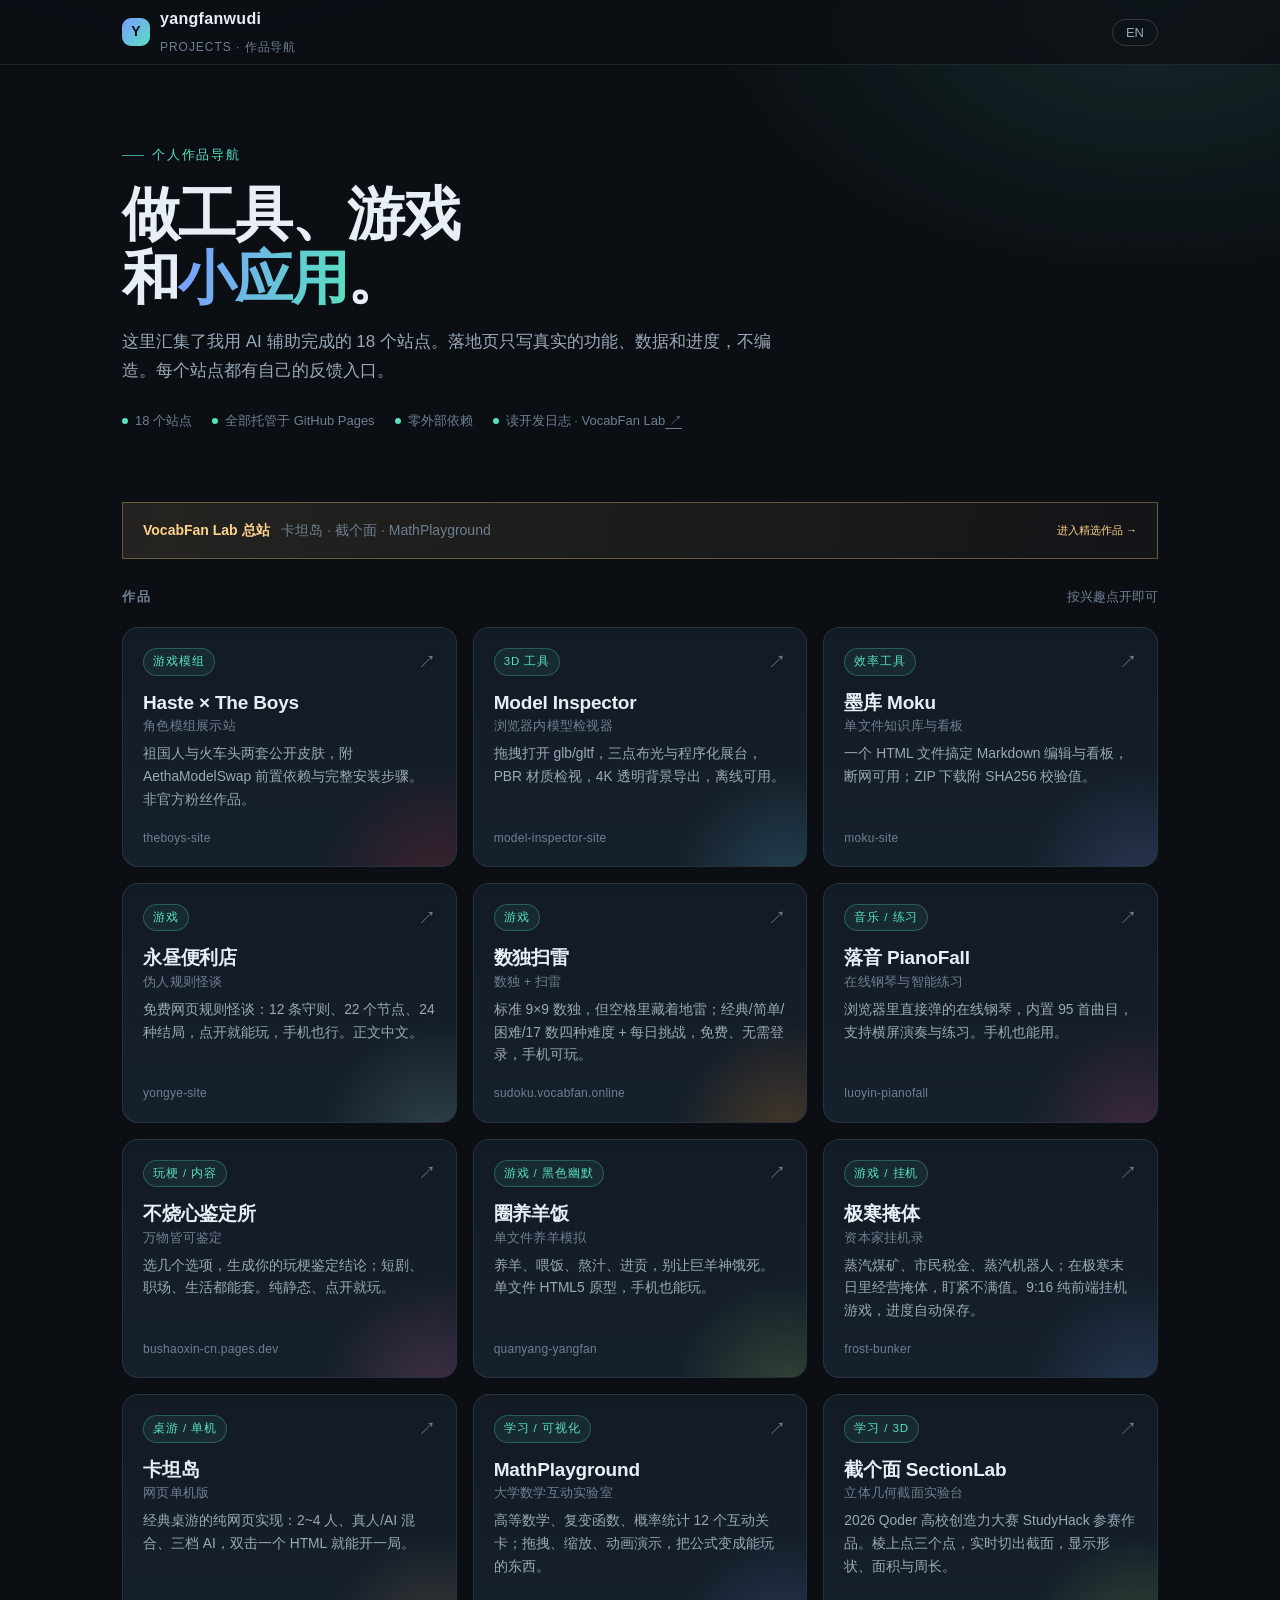
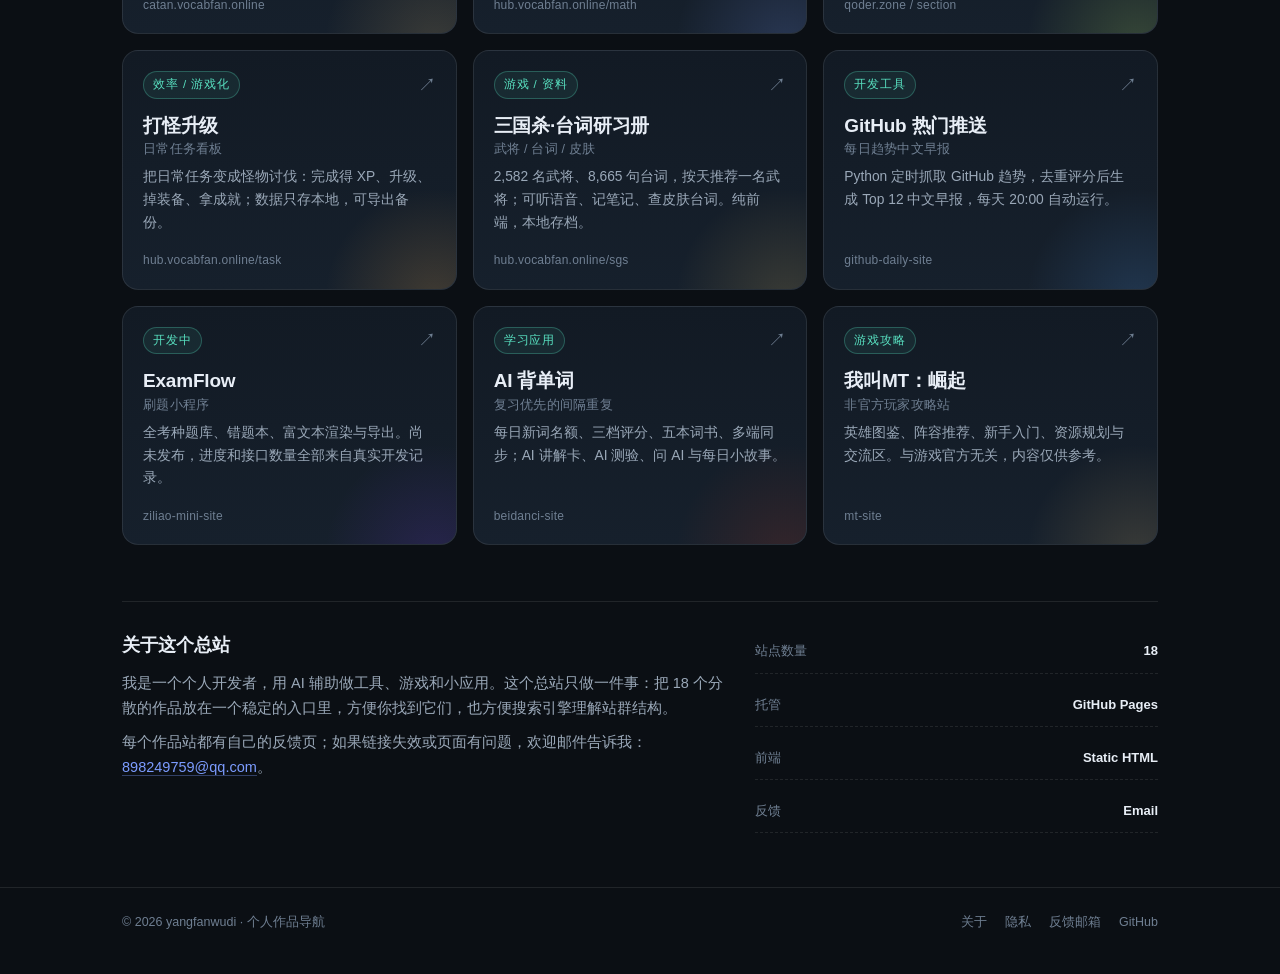
<file: index.html>
<!DOCTYPE html>
<html lang="zh-CN">
<head>
<meta charset="UTF-8">
<meta name="viewport" content="width=device-width, initial-scale=1.0">
<title>yangfanwudi · 作品导航 | Projects</title>
<meta name="description" content="yangfanwudi 的作品导航：Haste 模组、3D 模型检视器、单文件知识库墨库、规则怪谈游戏、GitHub 趋势早报、数独扫雷、落音钢琴、不烧心鉴定所、圈养羊饭、极寒掩体、卡坦岛、MathPlayground、截个面 SectionLab、打怪升级、三国杀台词、AI 背单词等 18 个站点入口。A hub for eighteen small tools, games and apps.">
<link rel="canonical" href="https://yangfanwudi.github.io/">
<meta name="theme-color" content="#0b0f14">
<meta name="google-site-verification" content="dX7fx28_Jql9WbgtfF-IIeVFPP8GKP9lrG2TQMxztGk">
<meta property="og:type" content="website">
<meta property="og:title" content="yangfanwudi · 作品导航">
<meta property="og:description" content="18 个作品入口：游戏模组、3D 工具、单文件知识库、规则怪谈游戏、数独扫雷、在线钢琴、玩梗鉴定、养羊模拟、极寒挂机、卡坦岛、数学可视化、Qoder 截面实验室、任务看板、三国杀资料、开发工具与学习应用。">
<meta property="og:url" content="https://yangfanwudi.github.io/">
<style>
:root{
  --bg:#0b0f14;--bg-2:#0e141c;--card:#121a24;--card-2:#16202c;
  --fg:#e8eef6;--mut:#9aa8b8;--dim:#6f7f92;
  --line:rgba(255,255,255,.09);--line-2:rgba(255,255,255,.16);
  --accent:#7c9cff;--accent-2:#58e0c0;
  --max:1080px;
}
*{box-sizing:border-box}
html{scroll-behavior:smooth}
body{
  margin:0;background:
    radial-gradient(900px 500px at 15% -10%,rgba(124,156,255,.18),transparent 60%),
    radial-gradient(800px 500px at 90% 0%,rgba(88,224,192,.12),transparent 55%),
    var(--bg);
  color:var(--fg);
  font:16px/1.7 -apple-system,BlinkMacSystemFont,"Segoe UI","PingFang SC","Hiragino Sans GB","Microsoft YaHei",sans-serif;
  -webkit-font-smoothing:antialiased;
}
a{color:inherit;text-decoration:none}
.wrap{max-width:var(--max);margin:0 auto;padding:0 22px}
header{border-bottom:1px solid var(--line);position:sticky;top:0;z-index:20;background:rgba(11,15,20,.82);backdrop-filter:blur(10px)}
.bar{min-height:64px;display:flex;align-items:center;justify-content:space-between;gap:16px}
.brand{display:flex;align-items:center;gap:10px;font-weight:700;letter-spacing:.02em}
.brand .mark{width:28px;height:28px;border-radius:9px;background:linear-gradient(135deg,var(--accent),var(--accent-2));display:grid;place-items:center;color:#071018;font-size:14px;font-weight:800}
.brand small{font-weight:500;color:var(--dim);font-size:12px;letter-spacing:.08em;text-transform:uppercase}
#langBtn{appearance:none;border:1px solid var(--line-2);background:transparent;color:var(--mut);border-radius:999px;padding:5px 13px;font-size:13px;cursor:pointer;font-family:inherit}
#langBtn:hover,#langBtn:focus-visible{border-color:var(--accent);color:var(--fg);outline:none}
.hero{padding:72px 0 42px}
.eyebrow{display:inline-flex;align-items:center;gap:8px;font-size:12.5px;letter-spacing:.14em;text-transform:uppercase;color:var(--accent-2);margin:0 0 16px}
.eyebrow::before{content:"";width:22px;height:1px;background:var(--accent-2);opacity:.7}
h1{font-size:clamp(34px,6vw,58px);line-height:1.1;letter-spacing:-.03em;margin:0 0 18px;max-width:820px}
h1 .grad{background:linear-gradient(100deg,var(--accent),var(--accent-2));-webkit-background-clip:text;background-clip:text;color:transparent}
.lede{max-width:660px;color:var(--mut);font-size:17px;margin:0 0 8px}
.meta{display:flex;flex-wrap:wrap;gap:8px 20px;margin-top:24px;font-size:13px;color:var(--dim)}
.meta span{display:inline-flex;align-items:center;gap:7px}
.meta i{width:6px;height:6px;border-radius:50%;background:var(--accent-2);font-style:normal}
.section-head{display:flex;align-items:baseline;justify-content:space-between;gap:16px;margin:26px 0 18px}
.section-head h2{font-size:14px;letter-spacing:.14em;text-transform:uppercase;color:var(--dim);margin:0;font-weight:600}
.section-head span{font-size:13px;color:var(--dim)}
.grid{display:grid;grid-template-columns:repeat(auto-fill,minmax(280px,1fr));gap:16px}
.card{
  display:flex;flex-direction:column;min-height:210px;padding:20px 20px 18px;
  background:linear-gradient(180deg,var(--card),var(--card-2));
  border:1px solid var(--line);border-radius:16px;position:relative;overflow:hidden;
  transition:transform .2s ease,border-color .2s ease,box-shadow .2s ease;
}
.card::after{content:"";position:absolute;inset:auto -30% -55% auto;width:240px;height:240px;border-radius:50%;background:radial-gradient(circle,var(--glow,rgba(124,156,255,.18)),transparent 65%);opacity:.9;pointer-events:none}
.card:hover,.card:focus-visible{transform:translateY(-3px);border-color:var(--line-2);box-shadow:0 16px 40px rgba(0,0,0,.32);outline:none}
.card-top{display:flex;align-items:center;justify-content:space-between;gap:12px;margin-bottom:14px}
.tag{font-size:11.5px;letter-spacing:.08em;color:var(--accent-2);border:1px solid rgba(88,224,192,.28);background:rgba(88,224,192,.08);padding:3px 9px;border-radius:999px;white-space:nowrap}
.arrow{color:var(--dim);font-size:18px;line-height:1;transition:transform .2s ease,color .2s ease}
.card:hover .arrow{transform:translate(2px,-2px);color:var(--fg)}
.card h3{font-size:19px;line-height:1.35;margin:0 0 8px;letter-spacing:-.01em}
.card h3 small{display:block;font-size:12.5px;font-weight:500;color:var(--dim);margin-top:3px;letter-spacing:.02em}
.card p{margin:0;color:var(--mut);font-size:13.8px;line-height:1.65}
.card .site{margin-top:auto;padding-top:16px;font-size:12px;color:var(--dim);letter-spacing:.02em}
.about{margin:56px 0 0;padding:28px 0 0;border-top:1px solid var(--line);display:grid;grid-template-columns:1.2fr .8fr;gap:28px}
.about h2{font-size:18px;margin:0 0 10px}
.about p{margin:0 0 10px;color:var(--mut);font-size:14.5px}
.about a{color:var(--accent);border-bottom:1px solid rgba(124,156,255,.35)}
.facts{display:grid;gap:10px;align-content:start}
.fact{display:flex;justify-content:space-between;gap:14px;padding:10px 0;border-bottom:1px dashed var(--line);font-size:13px;color:var(--dim)}
.fact b{color:var(--fg);font-weight:600}
footer{margin-top:54px;border-top:1px solid var(--line);padding:24px 0 40px;font-size:12.5px;color:var(--dim)}
.foot{display:flex;flex-wrap:wrap;gap:8px 20px;justify-content:space-between}
.foot nav{display:flex;flex-wrap:wrap;gap:8px 18px}
.foot a{border-bottom:1px solid transparent}
.foot a:hover{color:var(--fg);border-color:var(--line-2)}
html[lang="en"] [data-lang="zh"],html[lang="zh-CN"] [data-lang="en"]{display:none!important}
@media(max-width:720px){
  .hero{padding:52px 0 30px}
  .about{grid-template-columns:1fr;gap:18px}
  .grid{grid-template-columns:1fr}
  .card{min-height:0}
}
@media(prefers-reduced-motion:reduce){*{transition:none!important;scroll-behavior:auto!important}}
</style>
<script type="application/ld+json">
{
  "@context": "https://schema.org",
  "@type": "WebSite",
  "name": "yangfanwudi · Projects",
  "url": "https://yangfanwudi.github.io/",
  "inLanguage": ["zh-CN", "en"],
  "description": "A hub for eighteen small tools, games and apps by yangfanwudi."
}
</script>
</head>
<body>
<header>
  <div class="wrap bar">
    <a class="brand" href="/"><span class="mark">Y</span><span>yangfanwudi<br><small>Projects · 作品导航</small></span></a>
    <button id="langBtn" type="button" aria-label="Switch to English">EN</button>
  </div>
</header>

<main class="wrap">
  <section class="hero">
    <p class="eyebrow"><span data-lang="zh">个人作品导航</span><span data-lang="en">Personal project hub</span></p>
    <h1>
      <span data-lang="zh">做工具、游戏<br>和<span class="grad">小应用</span>。</span>
      <span data-lang="en">Small tools, games<br>and <span class="grad">apps</span>.</span>
    </h1>
    <p class="lede">
      <span data-lang="zh">这里汇集了我用 AI 辅助完成的 18 个站点。落地页只写真实的功能、数据和进度，不编造。每个站点都有自己的反馈入口。</span>
      <span data-lang="en">Eighteen sites built with AI assistance. Each landing page sticks to real features, numbers and progress — no invented roadmaps. Every site has its own feedback channel.</span>
    </p>
    <div class="meta">
      <span><i></i><span data-lang="zh">18 个站点</span><span data-lang="en">18 sites</span></span>
      <span><i></i><span data-lang="zh">全部托管于 GitHub Pages</span><span data-lang="en">All on GitHub Pages</span></span>
      <span><i></i><span data-lang="zh">零外部依赖</span><span data-lang="en">Zero external dependencies</span></span>
      <span><i></i><a href="https://blog.vocabfan.online/" style="color:var(--text);text-decoration:underline;text-underline-offset:.2em;"><span data-lang="zh">读开发日志 · VocabFan Lab</span><span data-lang="en">Read the build log · VocabFan Lab</span> ↗</a></span>
    </div>
  </section>

  <a href="https://lab.vocabfan.online/" style="display:flex;align-items:center;justify-content:space-between;gap:18px;margin:28px 0 10px;padding:16px 20px;border:1px solid rgba(255,210,138,.32);background:linear-gradient(100deg,rgba(255,210,138,.10),rgba(255,210,138,.03));color:var(--text);text-decoration:none;font-size:14px;">
    <span><b style="color:#ffd28a;font-weight:600;">VocabFan Lab 总站</b> <span style="color:var(--dim);margin-left:8px;">卡坦岛 · 截个面 · MathPlayground</span></span>
    <span style="font-family:var(--mono);font-size:11px;color:#ffd28a;white-space:nowrap;">进入精选作品 →</span>
  </a>

  <div class="section-head">
    <h2><span data-lang="zh">作品</span><span data-lang="en">Projects</span></h2>
    <span><span data-lang="zh">按兴趣点开即可</span><span data-lang="en">Pick what interests you</span></span>
  </div>

  <div class="grid">
    <a class="card" href="https://yangfanwudi.github.io/theboys-site/" style="--glow:rgba(217,44,53,.20)">
      <div class="card-top"><span class="tag"><span data-lang="zh">游戏模组</span><span data-lang="en">Game mod</span></span><span class="arrow">↗</span></div>
      <h3>Haste × The Boys <small><span data-lang="zh">角色模组展示站</span><span data-lang="en">Character pack showcase</span></small></h3>
      <p><span data-lang="zh">祖国人与火车头两套公开皮肤，附 AethaModelSwap 前置依赖与完整安装步骤。非官方粉丝作品。</span><span data-lang="en">Two public skins — Homelander and A-Train — with the AethaModelSwap dependency and full install steps. Unofficial fan work.</span></p>
      <span class="site">theboys-site</span>
    </a>

    <a class="card" href="https://yangfanwudi.github.io/model-inspector-site/" style="--glow:rgba(94,225,255,.18)">
      <div class="card-top"><span class="tag"><span data-lang="zh">3D 工具</span><span data-lang="en">3D tool</span></span><span class="arrow">↗</span></div>
      <h3>Model Inspector <small><span data-lang="zh">浏览器内模型检视器</span><span data-lang="en">Browser-based model inspector</span></small></h3>
      <p><span data-lang="zh">拖拽打开 glb/gltf，三点布光与程序化展台，PBR 材质检视，4K 透明背景导出，离线可用。</span><span data-lang="en">Drop in glb/gltf, inspect under a three-point rig on a procedural pedestal, switch to PBR mode, export 4K transparent PNGs — offline.</span></p>
      <span class="site">model-inspector-site</span>
    </a>

    <a class="card" href="https://yangfanwudi.github.io/moku-site/" style="--glow:rgba(124,156,255,.18)">
      <div class="card-top"><span class="tag"><span data-lang="zh">效率工具</span><span data-lang="en">Productivity</span></span><span class="arrow">↗</span></div>
      <h3>墨库 Moku <small><span data-lang="zh">单文件知识库与看板</span><span data-lang="en">Single-file knowledge base</span></small></h3>
      <p><span data-lang="zh">一个 HTML 文件搞定 Markdown 编辑与看板，断网可用；ZIP 下载附 SHA256 校验值。</span><span data-lang="en">Markdown editing and a kanban view in one HTML file, fully offline. ZIP download with a published SHA256 checksum.</span></p>
      <span class="site">moku-site</span>
    </a>

    <a class="card" href="https://yangfanwudi.github.io/yongye-site/" style="--glow:rgba(159,232,192,.18)">
      <div class="card-top"><span class="tag"><span data-lang="zh">游戏</span><span data-lang="en">Game</span></span><span class="arrow">↗</span></div>
      <h3>永昼便利店 <small><span data-lang="zh">伪人规则怪谈</span><span data-lang="en">Rules horror</span></small></h3>
      <p><span data-lang="zh">免费网页规则怪谈：12 条守则、22 个节点、24 种结局，点开就能玩，手机也行。正文中文。</span><span data-lang="en">A free rules-horror browser game: 12 rules, 22 nodes, 24 endings. Play instantly, mobile included. Game text is Chinese.</span></p>
      <span class="site">yongye-site</span>
    </a>

    <a class="card" href="https://sudoku.vocabfan.online/" style="--glow:rgba(247,151,30,.22)">
      <div class="card-top"><span class="tag"><span data-lang="zh">游戏</span><span data-lang="en">Game</span></span><span class="arrow">↗</span></div>
      <h3>数独扫雷 <small><span data-lang="zh">数独 + 扫雷</span><span data-lang="en">Sudoku × Minesweeper</span></small></h3>
      <p><span data-lang="zh">标准 9×9 数独，但空格里藏着地雷；经典/简单/困难/17 数四种难度 + 每日挑战，免费、无需登录，手机可玩。</span><span data-lang="en">Standard 9×9 Sudoku with hidden mines. Four difficulties plus a daily challenge, free, no sign-up, mobile-friendly.</span></p>
      <span class="site">sudoku.vocabfan.online</span>
    </a>

    <a class="card" href="https://yangfanwudi.github.io/luoyin-pianofall/" style="--glow:rgba(236,72,153,.20)">
      <div class="card-top"><span class="tag"><span data-lang="zh">音乐 / 练习</span><span data-lang="en">Music / practice</span></span><span class="arrow">↗</span></div>
      <h3>落音 PianoFall <small><span data-lang="zh">在线钢琴与智能练习</span><span data-lang="en">Online piano</span></small></h3>
      <p><span data-lang="zh">浏览器里直接弹的在线钢琴，内置 95 首曲目，支持横屏演奏与练习。手机也能用。</span><span data-lang="en">A browser piano with 95 built-in pieces, landscape play mode and practice tools. Mobile-friendly.</span></p>
      <span class="site">luoyin-pianofall</span>
    </a>

    <a class="card" href="https://bushaoxin-cn.pages.dev/" style="--glow:rgba(244,114,182,.20)">
      <div class="card-top"><span class="tag"><span data-lang="zh">玩梗 / 内容</span><span data-lang="en">Fun / content</span></span><span class="arrow">↗</span></div>
      <h3>不烧心鉴定所 <small><span data-lang="zh">万物皆可鉴定</span><span data-lang="en">Meme verdict generator</span></small></h3>
      <p><span data-lang="zh">选几个选项，生成你的玩梗鉴定结论；短剧、职场、生活都能套。纯静态、点开就玩。</span><span data-lang="en">Pick a few options and get a meme verdict for short dramas, work or daily life. Static and instant.</span></p>
      <span class="site">bushaoxin-cn.pages.dev</span>
    </a>

    <a class="card" href="https://yangfanwudi.github.io/quanyang-yangfan/" style="--glow:rgba(168,224,95,.20)">
      <div class="card-top"><span class="tag"><span data-lang="zh">游戏 / 黑色幽默</span><span data-lang="en">Game / dark humor</span></span><span class="arrow">↗</span></div>
      <h3>圈养羊饭 <small><span data-lang="zh">单文件养羊模拟</span><span data-lang="en">Single-file sheep sim</span></small></h3>
      <p><span data-lang="zh">养羊、喂饭、熬汁、进贡，别让巨羊神饿死。单文件 HTML5 原型，手机也能玩。</span><span data-lang="en">Raise sheep, feed them, brew juice and make offerings — don't let the giant sheep god starve. A single-file HTML5 prototype, mobile-friendly.</span></p>
      <span class="site">quanyang-yangfan</span>
    </a>

    <a class="card" href="https://yangfanwudi.github.io/frost-bunker/" style="--glow:rgba(96,165,250,.18)">
      <div class="card-top"><span class="tag"><span data-lang="zh">游戏 / 挂机</span><span data-lang="en">Game / idle</span></span><span class="arrow">↗</span></div>
      <h3>极寒掩体 <small><span data-lang="zh">资本家挂机录</span><span data-lang="en">Frost Bunker Idle</span></small></h3>
      <p><span data-lang="zh">蒸汽煤矿、市民税金、蒸汽机器人；在极寒末日里经营掩体，盯紧不满值。9:16 纯前端挂机游戏，进度自动保存。</span><span data-lang="en">Run a bunker in an endless winter: coal, taxes, steam robots and unrest. A 9:16 pure-frontend idle game with autosave.</span></p>
      <span class="site">frost-bunker</span>
    </a>

    <a class="card" href="https://catan.vocabfan.online/" style="--glow:rgba(217,179,108,.20)">
      <div class="card-top"><span class="tag"><span data-lang="zh">桌游 / 单机</span><span data-lang="en">Board game</span></span><span class="arrow">↗</span></div>
      <h3>卡坦岛 <small><span data-lang="zh">网页单机版</span><span data-lang="en">Catan web</span></small></h3>
      <p><span data-lang="zh">经典桌游的纯网页实现：2~4 人、真人/AI 混合、三档 AI，双击一个 HTML 就能开一局。</span><span data-lang="en">A pure-web Catan: 2–4 players, human/AI mix, three AI levels, runs from a single HTML file.</span></p>
      <span class="site">catan.vocabfan.online</span>
    </a>

    <a class="card" href="https://hub.vocabfan.online/math/" style="--glow:rgba(124,156,255,.20)">
      <div class="card-top"><span class="tag"><span data-lang="zh">学习 / 可视化</span><span data-lang="en">Learning / visual</span></span><span class="arrow">↗</span></div>
      <h3>MathPlayground <small><span data-lang="zh">大学数学互动实验室</span><span data-lang="en">Interactive math lab</span></small></h3>
      <p><span data-lang="zh">高等数学、复变函数、概率统计 12 个互动关卡；拖拽、缩放、动画演示，把公式变成能玩的东西。</span><span data-lang="en">Twelve interactive levels across calculus, complex analysis and probability — drag, zoom and animate formulas until they make sense.</span></p>
      <span class="site">hub.vocabfan.online/math</span>
    </a>

    <a class="card" href="https://section-lab-hw47h7ds6li.qoder.zone/" style="--glow:rgba(198,245,106,.20)">
      <div class="card-top"><span class="tag"><span data-lang="zh">学习 / 3D</span><span data-lang="en">Learning / 3D</span></span><span class="arrow">↗</span></div>
      <h3>截个面 SectionLab <small><span data-lang="zh">立体几何截面实验台</span><span data-lang="en">Geometry section lab</span></small></h3>
      <p><span data-lang="zh">2026 Qoder 高校创造力大赛 StudyHack 参赛作品。棱上点三个点，实时切出截面，显示形状、面积与周长。</span><span data-lang="en">A Qoder 2026 StudyHack entry: place three points on edges and get a live cross-section with shape, area and perimeter.</span></p>
      <span class="site">qoder.zone / section</span>
    </a>

    <a class="card" href="https://hub.vocabfan.online/task/" style="--glow:rgba(255,180,80,.20)">
      <div class="card-top"><span class="tag"><span data-lang="zh">效率 / 游戏化</span><span data-lang="en">Productivity / gamified</span></span><span class="arrow">↗</span></div>
      <h3>打怪升级 <small><span data-lang="zh">日常任务看板</span><span data-lang="en">Daily quest board</span></small></h3>
      <p><span data-lang="zh">把日常任务变成怪物讨伐：完成得 XP、升级、掉装备、拿成就；数据只存本地，可导出备份。</span><span data-lang="en">Turn daily tasks into monster hunts: earn XP, level up, collect gear and achievements. Local-first, exportable.</span></p>
      <span class="site">hub.vocabfan.online/task</span>
    </a>

    <a class="card" href="https://hub.vocabfan.online/sgs/" style="--glow:rgba(214,178,94,.20)">
      <div class="card-top"><span class="tag"><span data-lang="zh">游戏 / 资料</span><span data-lang="en">Game / reference</span></span><span class="arrow">↗</span></div>
      <h3>三国杀·台词研习册 <small><span data-lang="zh">武将 / 台词 / 皮肤</span><span data-lang="en">Sanguosha study book</span></small></h3>
      <p><span data-lang="zh">2,582 名武将、8,665 句台词，按天推荐一名武将；可听语音、记笔记、查皮肤台词。纯前端，本地存档。</span><span data-lang="en">2,582 generals and 8,665 voice lines with a daily pick, audio, notes and skin lines. Static, local-first.</span></p>
      <span class="site">hub.vocabfan.online/sgs</span>
    </a>

    <a class="card" href="https://yangfanwudi.github.io/github-daily-site/" style="--glow:rgba(88,166,255,.18)">
      <div class="card-top"><span class="tag"><span data-lang="zh">开发工具</span><span data-lang="en">Dev tool</span></span><span class="arrow">↗</span></div>
      <h3>GitHub 热门推送 <small><span data-lang="zh">每日趋势中文早报</span><span data-lang="en">Daily trending digest</span></small></h3>
      <p><span data-lang="zh">Python 定时抓取 GitHub 趋势，去重评分后生成 Top 12 中文早报，每天 20:00 自动运行。</span><span data-lang="en">A Python tool that fetches GitHub trending, dedupes and scores it, and publishes a top-12 Chinese digest every evening at 20:00.</span></p>
      <span class="site">github-daily-site</span>
    </a>

    <a class="card" href="https://yangfanwudi.github.io/ziliao-mini-site/" style="--glow:rgba(124,58,237,.18)">
      <div class="card-top"><span class="tag"><span data-lang="zh">开发中</span><span data-lang="en">In development</span></span><span class="arrow">↗</span></div>
      <h3>ExamFlow <small><span data-lang="zh">刷题小程序</span><span data-lang="en">Quiz mini program</span></small></h3>
      <p><span data-lang="zh">全考种题库、错题本、富文本渲染与导出。尚未发布，进度和接口数量全部来自真实开发记录。</span><span data-lang="en">Question banks across exam types, a wrong-answer book, rich-text rendering and export. Not yet published; milestones come from real development records.</span></p>
      <span class="site">ziliao-mini-site</span>
    </a>

    <a class="card" href="https://yangfanwudi.github.io/beidanci-site/" style="--glow:rgba(185,58,34,.20)">
      <div class="card-top"><span class="tag"><span data-lang="zh">学习应用</span><span data-lang="en">Learning app</span></span><span class="arrow">↗</span></div>
      <h3>AI 背单词 <small><span data-lang="zh">复习优先的间隔重复</span><span data-lang="en">Reviews-first SRS</span></small></h3>
      <p><span data-lang="zh">每日新词名额、三档评分、五本词书、多端同步；AI 讲解卡、AI 测验、问 AI 与每日小故事。</span><span data-lang="en">A daily new-word quota, three-grade rating, five word books, cross-device sync, plus AI explainer cards, quizzes, ask-AI and a daily story.</span></p>
      <span class="site">beidanci-site</span>
    </a>

    <a class="card" href="https://yangfanwudi.github.io/mt-site/" style="--glow:rgba(217,179,108,.20)">
      <div class="card-top"><span class="tag"><span data-lang="zh">游戏攻略</span><span data-lang="en">Game guide</span></span><span class="arrow">↗</span></div>
      <h3>我叫MT：崛起 <small><span data-lang="zh">非官方玩家攻略站</span><span data-lang="en">Unofficial fan guide</span></small></h3>
      <p><span data-lang="zh">英雄图鉴、阵容推荐、新手入门、资源规划与交流区。与游戏官方无关，内容仅供参考。</span><span data-lang="en">Hero reference, lineup recommendations, beginner tips, resource planning and a community area. Unofficial; for reference only.</span></p>
      <span class="site">mt-site</span>
    </a>
  </div>

  <section class="about" id="about">
    <div>
      <h2><span data-lang="zh">关于这个总站</span><span data-lang="en">About this hub</span></h2>
      <p><span data-lang="zh">我是一个个人开发者，用 AI 辅助做工具、游戏和小应用。这个总站只做一件事：把 18 个分散的作品放在一个稳定的入口里，方便你找到它们，也方便搜索引擎理解站群结构。</span><span data-lang="en">I am an independent developer building tools, games and small apps with AI assistance. This hub does one thing: gives the eighteen separate projects a stable entry point, both for visitors and for search engines.</span></p>
      <p><span data-lang="zh">每个作品站都有自己的反馈页；如果链接失效或页面有问题，欢迎邮件告诉我：<a href="mailto:898249759@qq.com">898249759@qq.com</a>。</span><span data-lang="en">Each project has its own feedback page. If a link breaks or a page misbehaves, email me: <a href="mailto:898249759@qq.com">898249759@qq.com</a>.</span></p>
    </div>
    <div class="facts">
      <div class="fact"><span data-lang="zh">站点数量</span><span data-lang="en">Sites</span><b>18</b></div>
      <div class="fact"><span data-lang="zh">托管</span><span data-lang="en">Hosting</span><b>GitHub Pages</b></div>
      <div class="fact"><span data-lang="zh">前端</span><span data-lang="en">Frontend</span><b>Static HTML</b></div>
      <div class="fact"><span data-lang="zh">反馈</span><span data-lang="en">Feedback</span><b>Email</b></div>
    </div>
  </section>
</main>

<footer>
  <div class="wrap foot">
    <span>© 2026 yangfanwudi · <span data-lang="zh">个人作品导航</span><span data-lang="en">Personal project hub</span></span>
    <nav aria-label="页脚导航 / Footer navigation">
      <a href="#about"><span data-lang="zh">关于</span><span data-lang="en">About</span></a>
      <a href="privacy.html"><span data-lang="zh">隐私</span><span data-lang="en">Privacy</span></a>
      <a href="mailto:898249759@qq.com"><span data-lang="zh">反馈邮箱</span><span data-lang="en">Email</span></a>
      <a href="https://github.com/yangfanwudi" target="_blank" rel="noopener">GitHub</a>
    </nav>
  </div>
</footer>

<script>
(function () {
  var btn = document.getElementById('langBtn');
  function apply(lang) {
    var en = lang === 'en';
    document.documentElement.lang = en ? 'en' : 'zh-CN';
    btn.textContent = en ? '中文' : 'EN';
    btn.setAttribute('aria-label', en ? '切换到中文' : 'Switch to English');
  }
  var saved = 'zh';
  try { saved = localStorage.getItem('hub-lang') || 'zh'; } catch (e) {}
  apply(saved);
  btn.addEventListener('click', function () {
    var next = document.documentElement.lang === 'en' ? 'zh' : 'en';
    try { localStorage.setItem('hub-lang', next); } catch (e) {}
    apply(next);
  });
})();
</script>
</body>
</html>
</file>
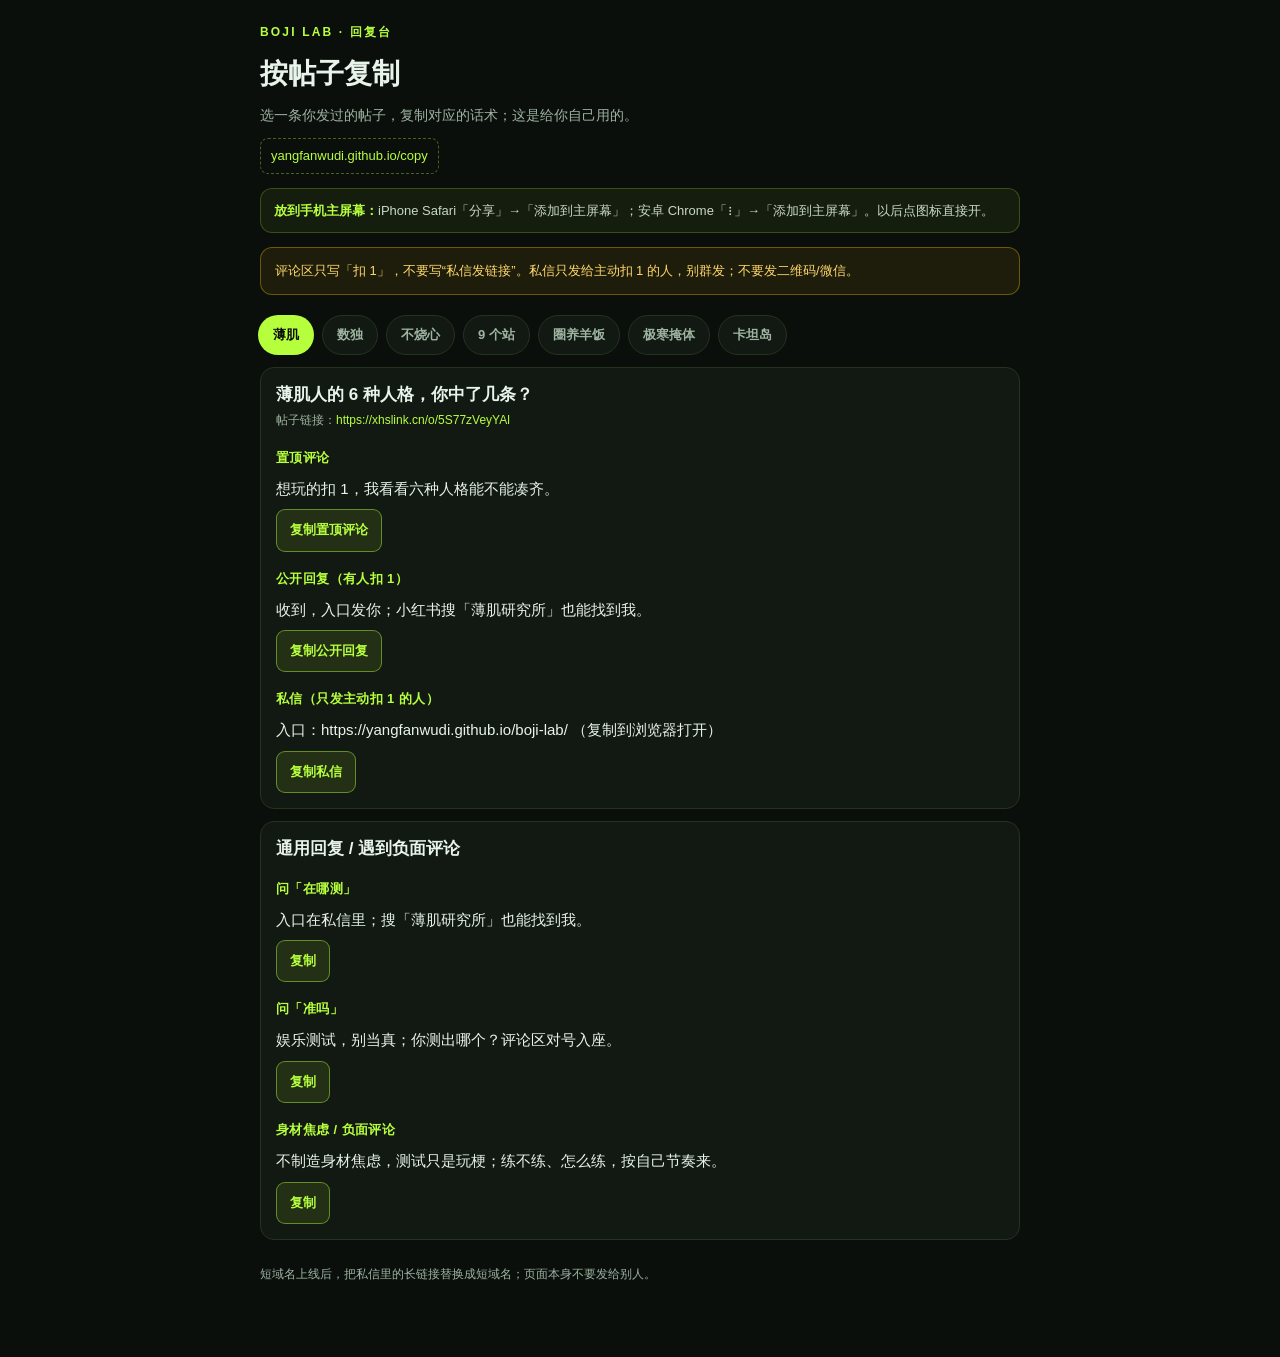
<file: copy/index.html>
<!DOCTYPE html>
<html lang="zh-CN">
<head>
<meta charset="UTF-8">
<meta name="viewport" content="width=device-width, initial-scale=1.0, viewport-fit=cover">
<meta name="robots" content="noindex, nofollow">
<title>回复台 · 按帖子复制</title>
<style>
  :root{--bg:#0b0f0c;--panel:#121912;--line:#24321f;--ink:#e8f3e9;--dim:#9db3a0;--neon:#b6ff3d;--warn:#ffd76a}
  *{box-sizing:border-box}
  body{margin:0;background:var(--bg);color:var(--ink);font:16px/1.7 -apple-system,BlinkMacSystemFont,"PingFang SC","Microsoft YaHei",sans-serif;padding:22px 16px 60px}
  .wrap{max-width:760px;margin:0 auto}
  .brand{color:var(--neon);letter-spacing:.18em;font-size:12px;font-weight:700;margin:0 0 8px}
  h1{font-size:28px;margin:0 0 6px}
  .lead{color:var(--dim);font-size:14px;margin:0 0 10px}
  .url{display:inline-block;color:var(--neon);font-size:13px;border:1px dashed rgba(182,255,61,.35);border-radius:8px;padding:6px 10px;margin:0 0 14px}
  .tip{border:1px solid rgba(182,255,61,.22);background:rgba(182,255,61,.06);color:#c9d8c6;border-radius:12px;padding:11px 13px;font-size:13px;line-height:1.65;margin:0 0 14px}
  .tip b{color:var(--neon)}
  .tabs{display:flex;gap:8px;overflow-x:auto;padding:4px 0 12px;margin:0 -2px}
  .tab{flex:0 0 auto;appearance:none;border:1px solid var(--line);background:var(--panel);color:var(--dim);border-radius:999px;padding:8px 14px;font:inherit;font-size:13px;font-weight:700;cursor:pointer}
  .tab.active{border-color:rgba(182,255,61,.55);color:#0b0f0c;background:var(--neon)}
  .card{background:var(--panel);border:1px solid var(--line);border-radius:14px;padding:15px;margin:0 0 12px}
  .card h2{font-size:17px;margin:0 0 3px;line-height:1.45}
  .meta{color:var(--dim);font-size:12px;word-break:break-all;margin:0 0 12px}
  .meta a{color:var(--neon);text-decoration:none}
  h3{font-size:13px;color:var(--neon);margin:16px 0 7px;letter-spacing:.03em}
  .text{white-space:pre-wrap;font-size:15px;line-height:1.7;color:var(--ink);margin:0 0 8px}
  .sub{color:var(--dim);font-size:12px;margin:0 0 8px}
  button.copy{appearance:none;border:1px solid rgba(182,255,61,.45);background:rgba(182,255,61,.1);color:var(--neon);border-radius:9px;padding:9px 13px;font:inherit;font-size:13px;font-weight:700;cursor:pointer}
  button.copy:active{transform:scale(.98)}
  .warn{border:1px solid rgba(255,196,0,.35);background:rgba(255,196,0,.08);color:var(--warn);border-radius:12px;padding:12px 14px;font-size:13px;line-height:1.65;margin:0 0 16px}
  .foot{color:var(--dim);font-size:12px;line-height:1.8;margin-top:24px}
  .toast{position:fixed;left:50%;bottom:28px;transform:translateX(-50%);background:var(--neon);color:#0b0f0c;font-weight:700;font-size:14px;padding:10px 18px;border-radius:999px;opacity:0;pointer-events:none;transition:.2s}
  .toast.show{opacity:1}
</style>
</head>
<body>
<main class="wrap">
  <p class="brand">BOJI LAB · 回复台</p>
  <h1>按帖子复制</h1>
  <p class="lead">选一条你发过的帖子，复制对应的话术；这是给你自己用的。</p>
  <p class="url">yangfanwudi.github.io/copy</p>

  <div class="tip">
    <b>放到手机主屏幕：</b>iPhone Safari「分享」→「添加到主屏幕」；安卓 Chrome「⋮」→「添加到主屏幕」。以后点图标直接开。
  </div>

  <div class="warn">
    评论区只写「扣 1」，不要写“私信发链接”。私信只发给主动扣 1 的人，别群发；不要发二维码/微信。
  </div>

  <div class="tabs" id="tabs"></div>
  <div id="panel"></div>

  <div class="card">
    <h2>通用回复 / 遇到负面评论</h2>
    <h3>问「在哪测」</h3>
    <p class="text" id="g1">入口在私信里；搜「薄肌研究所」也能找到我。</p>
    <button class="copy" data-copy="g1">复制</button>
    <h3>问「准吗」</h3>
    <p class="text" id="g2">娱乐测试，别当真；你测出哪个？评论区对号入座。</p>
    <button class="copy" data-copy="g2">复制</button>
    <h3>身材焦虑 / 负面评论</h3>
    <p class="text" id="g3">不制造身材焦虑，测试只是玩梗；练不练、怎么练，按自己节奏来。</p>
    <button class="copy" data-copy="g3">复制</button>
  </div>

  <p class="foot">短域名上线后，把私信里的长链接替换成短域名；页面本身不要发给别人。</p>
</main>

<div class="toast" id="toast">已复制</div>
<script>
  const POSTS = [
    {
      id: "boji",
      tab: "薄肌",
      title: "薄肌人的 6 种人格，你中了几条？",
      link: "https://xhslink.cn/o/5S77zVeyYAl",
      comment: "想玩的扣 1，我看看六种人格能不能凑齐。",
      reply: "收到，入口发你；小红书搜「薄肌研究所」也能找到我。",
      dm: "入口：https://yangfanwudi.github.io/boji-lab/ （复制到浏览器打开）"
    },
    {
      id: "sudoku",
      tab: "数独",
      title: "数独玩腻了？试试在数独里扫雷",
      link: "https://xhslink.cn/o/888t2mXdULP",
      comment: "想玩的扣 1，我发你入口；卡住了也可以问我。",
      reply: "收到，入口发你；搜「数独扫雷」也能找到。",
      dm: "入口：https://sudoku.vocabfan.online/ （复制到浏览器打开）"
    },
    {
      id: "bushaoxin",
      tab: "不烧心",
      title: "我自己开了个烧心鉴定所，想给「不烧心」发个证",
      link: "https://xhslink.cn/o/28XNILyuhir",
      comment: "想测的扣 1，我看看今天能鉴定几个。",
      reply: "收到，入口发你；搜「不烧心鉴定所」也能找到。",
      dm: "入口：https://bushaoxin-cn.pages.dev/ （复制到浏览器打开）"
    },
    {
      id: "sites",
      tab: "9 个站",
      title: "9 个免费网站，够我摸鱼一整周",
      link: "https://xhslink.cn/o/2R2PDJgB0gp",
      comment: "想要哪个扣编号，我发你：1 数独 2 背单词 3 永昼 4 墨库 5 3D 6 钢琴 7 不烧心 8 GitHub 9 MT 10 圈养羊饭 11 极寒掩体 12 卡坦岛",
      reply: "收到，入口发你；合集页：https://yangfanwudi.github.io/",
      dm: "合集入口：https://yangfanwudi.github.io/ （复制到浏览器打开）"
    },
    {
      id: "quanyang",
      tab: "圈养羊饭",
      title: "我把「圈养羊饭」做成了网页游戏",
      link: "",
      comment: "想玩的扣 1，我发你入口；这是我新做的单文件小游戏。",
      reply: "收到，入口发你；搜「圈养羊饭」也能找到我。",
      dm: "入口：https://yangfanwudi.github.io/quanyang-yangfan/ （复制到浏览器打开）"
    },
    {
      id: "frost",
      tab: "极寒掩体",
      title: "我把「极寒掩体」做成了挂机游戏",
      link: "",
      comment: "想玩的扣 1，我发你入口；这是我新做的挂机小游戏。",
      reply: "收到，入口发你；搜「极寒掩体」也能找到我。",
      dm: "入口：https://yangfanwudi.github.io/frost-bunker/ （复制到浏览器打开）"
    },
    {
      id: "catan",
      tab: "卡坦岛",
      title: "我把「卡坦岛」做成了网页单机版",
      link: "",
      comment: "想玩的扣 1，我发你入口；支持 2~4 人，也能和 AI 打。",
      reply: "收到，入口发你；搜「卡坦岛 网页」也能找到。",
      dm: "入口：https://yangfanwudi.github.io/catan-web/ （复制到浏览器打开）"
    }
  ];

  const tabs = document.getElementById("tabs");
  const panel = document.getElementById("panel");
  let active = POSTS[0].id;

  function render() {
    tabs.innerHTML = POSTS.map((p) => `<button class="tab ${p.id === active ? "active" : ""}" data-tab="${p.id}">${p.tab}</button>`).join("");
    const p = POSTS.find((x) => x.id === active);
    panel.innerHTML = `
      <div class="card">
        <h2>${p.title}</h2>
        <p class="meta">${p.link ? `帖子链接：<a href="${p.link}" target="_blank" rel="noopener">${p.link}</a>` : "这条还没发小红书；入口先用下面的私信。"}</p>

        <h3>置顶评论</h3>
        <p class="text" id="c-${p.id}-comment">${p.comment}</p>
        <button class="copy" data-copy="c-${p.id}-comment">复制置顶评论</button>

        <h3>公开回复（有人扣 1）</h3>
        <p class="text" id="c-${p.id}-reply">${p.reply}</p>
        <button class="copy" data-copy="c-${p.id}-reply">复制公开回复</button>

        <h3>私信（只发主动扣 1 的人）</h3>
        <p class="text" id="c-${p.id}-dm">${p.dm}</p>
        <button class="copy" data-copy="c-${p.id}-dm">复制私信</button>
      </div>`;
    document.querySelectorAll("[data-tab]").forEach((btn) => btn.addEventListener("click", () => {
      active = btn.dataset.tab;
      render();
    }));
    bindCopy();
  }

  const toast = document.getElementById("toast");
  function showToast(msg) {
    toast.textContent = msg || "已复制";
    toast.classList.add("show");
    clearTimeout(showToast.t);
    showToast.t = setTimeout(() => toast.classList.remove("show"), 1200);
  }
  async function copyText(text) {
    try {
      await navigator.clipboard.writeText(text);
      showToast("已复制");
    } catch (e) {
      const ta = document.createElement("textarea");
      ta.value = text;
      ta.style.position = "fixed";
      ta.style.opacity = "0";
      document.body.appendChild(ta);
      ta.select();
      document.execCommand("copy");
      ta.remove();
      showToast("已复制");
    }
  }
  function bindCopy() {
    document.querySelectorAll("[data-copy]").forEach((btn) => {
      btn.onclick = () => {
        const el = document.getElementById(btn.dataset.copy);
        if (el) copyText(el.innerText.trim());
      };
    });
  }

  render();
  bindCopy();
</script>
</body>
</html>
</file>
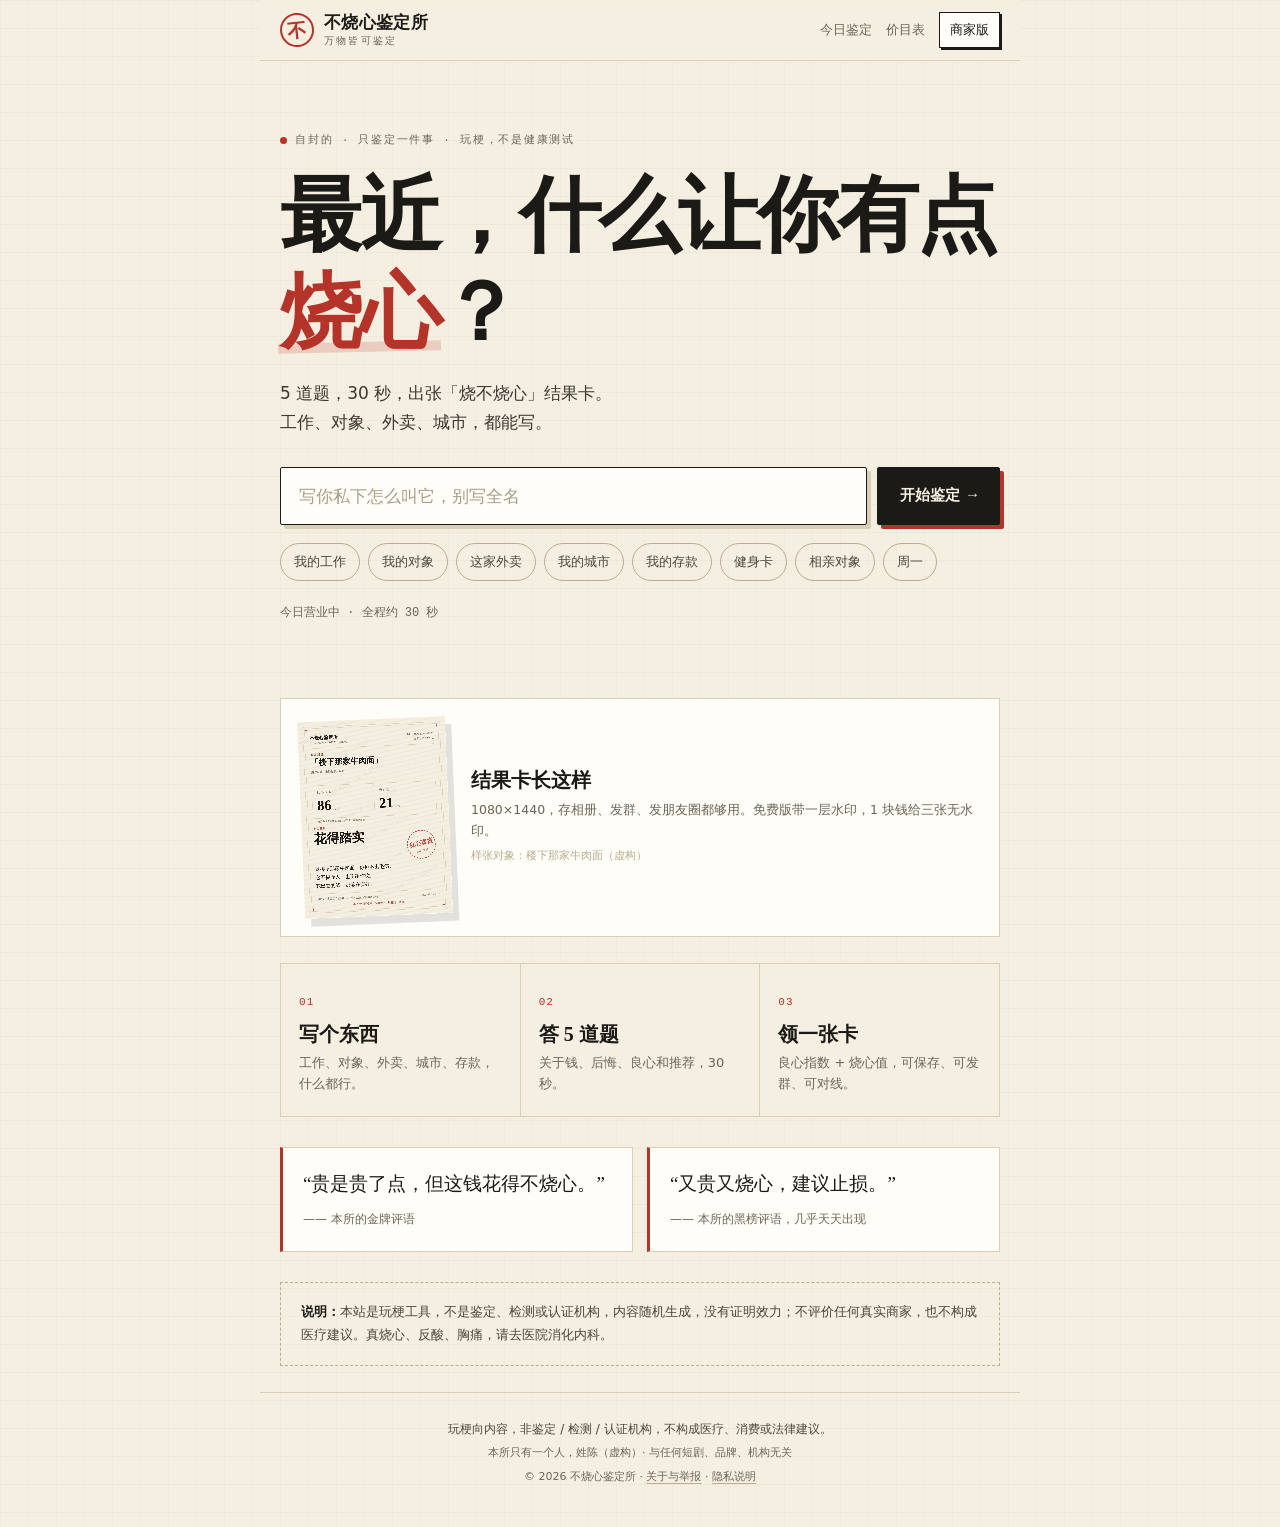
<file: drama/index.html>
<!doctype html>
<html lang="zh-CN">
<head>
  <meta charset="utf-8">
  <meta name="viewport" content="width=device-width, initial-scale=1, viewport-fit=cover">
  <title>不烧心鉴定所（玩梗）· 万物皆可鉴定</title>
  <meta name="description" content="5 道题、30 秒，给你的工作、对象、外卖、城市出一张「烧不烧心」结果卡。玩梗工具，非鉴定/检测机构，不构成医疗建议。">
  <meta name="theme-color" content="#F5EFE1">
  <link rel="canonical" href="https://hub.vocabfan.online/drama/">
  <meta property="og:title" content="不烧心鉴定所（玩梗）· 万物皆可鉴定">
  <meta property="og:description" content="5 道题，30 秒，出一张「烧不烧心」结果卡。玩梗，非鉴定机构。">
  <meta property="og:type" content="website">
  <meta property="og:url" content="https://hub.vocabfan.online/drama/">
  <link rel="stylesheet" href="styles.css">
  <link rel="icon" href="data:image/svg+xml,%3Csvg xmlns='http://www.w3.org/2000/svg' viewBox='0 0 64 64'%3E%3Crect width='64' height='64' rx='12' fill='%23F5EFE1'/%3E%3Ccircle cx='32' cy='32' r='20' fill='none' stroke='%23B5342A' stroke-width='4'/%3E%3Ctext x='32' y='40' font-size='20' text-anchor='middle' fill='%23B5342A' font-family='serif'%3E不%3C/text%3E%3C/svg%3E">
</head>
<body>
  <div id="app" aria-live="polite"></div>
  <div id="modal-root"></div>
  <div id="toast" class="toast" role="status" aria-live="polite"></div>

  <script src="data.js"></script>
  <script src="verdicts.js"></script>
  <script src="app.js"></script>
</body>
</html>
</file>
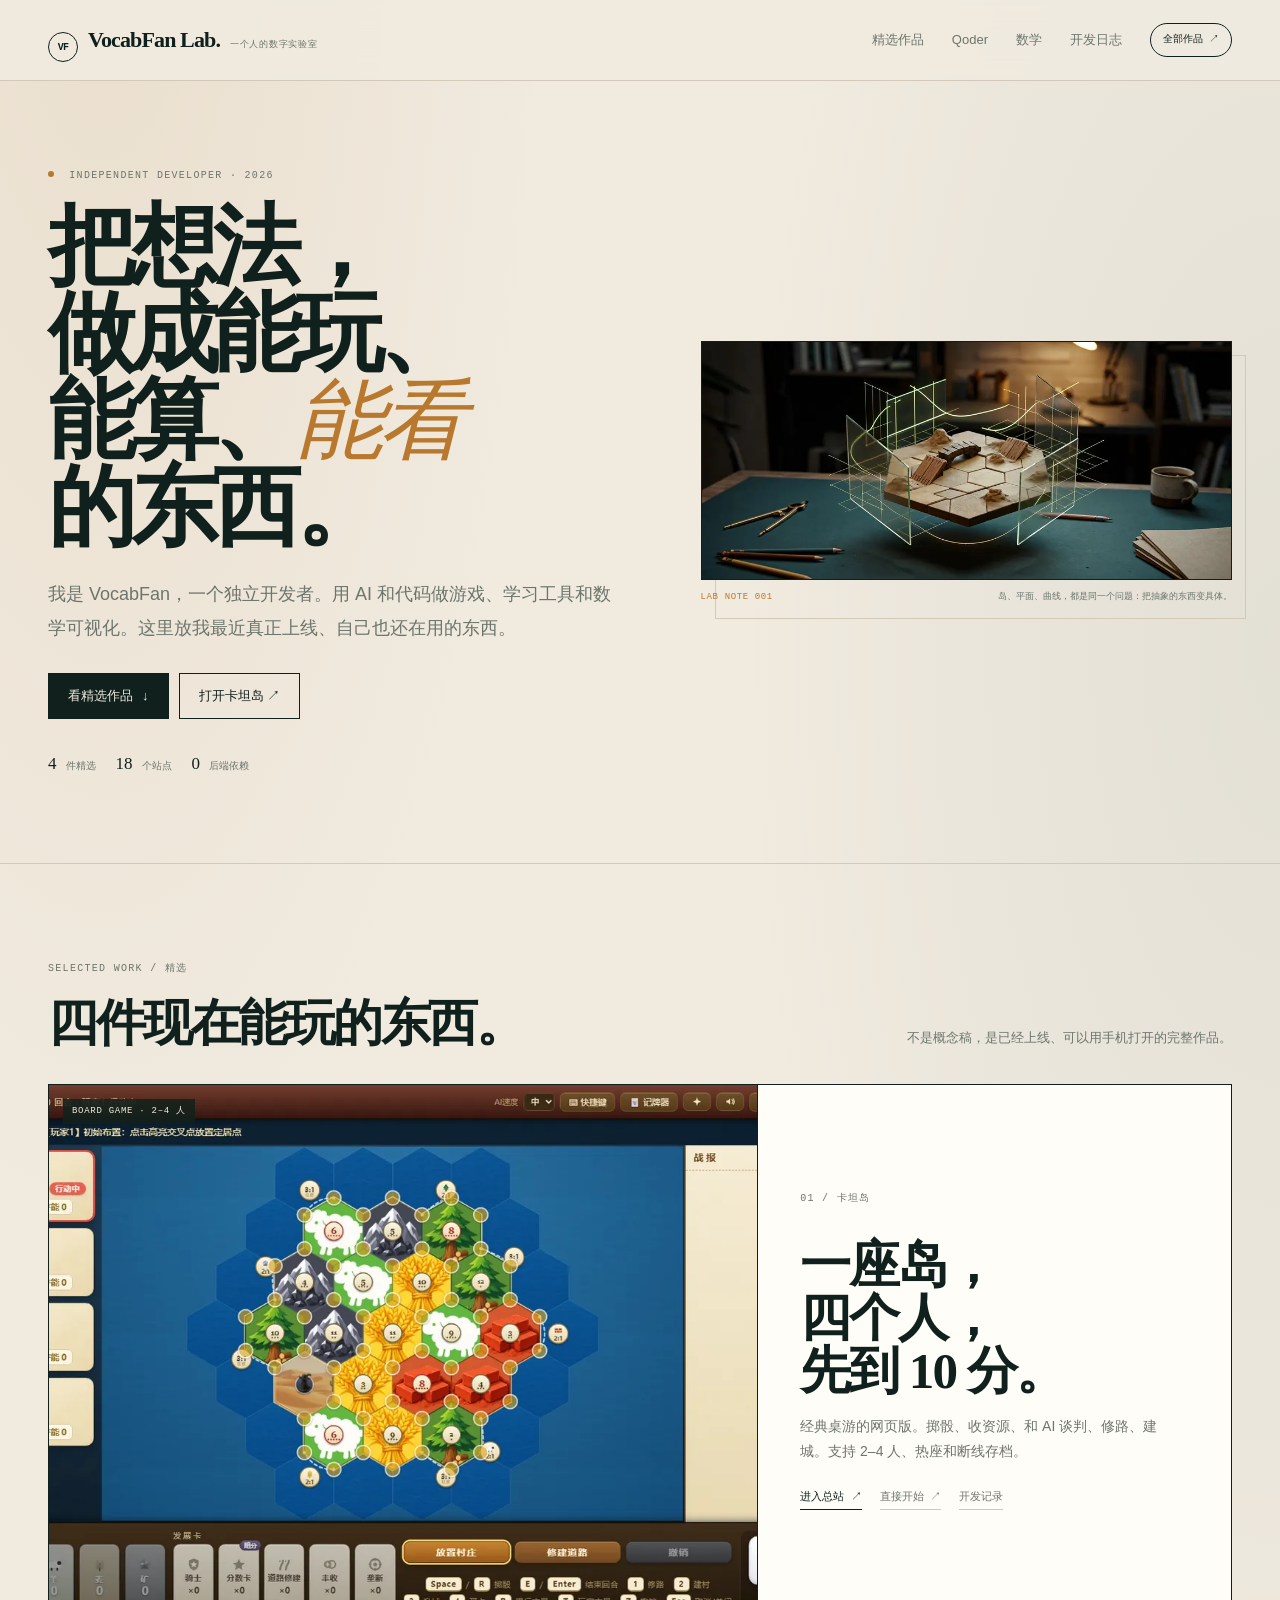
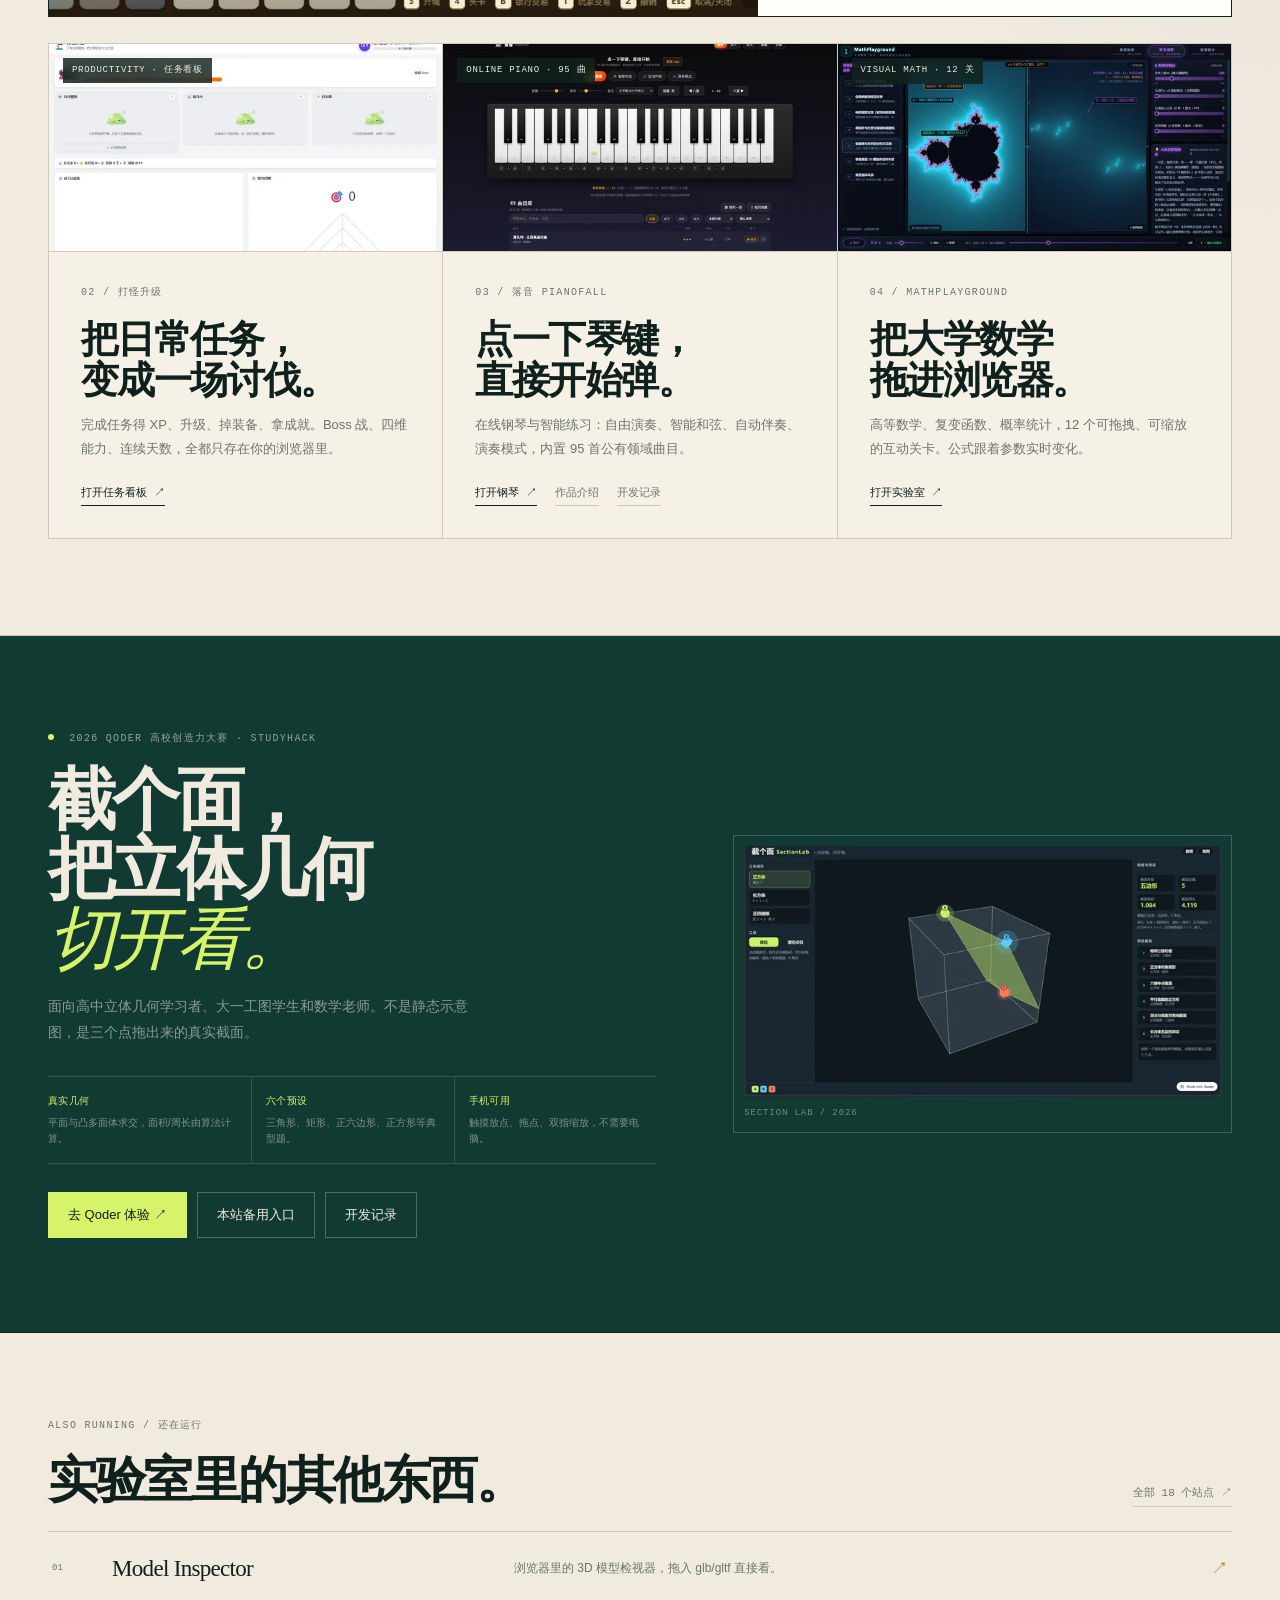
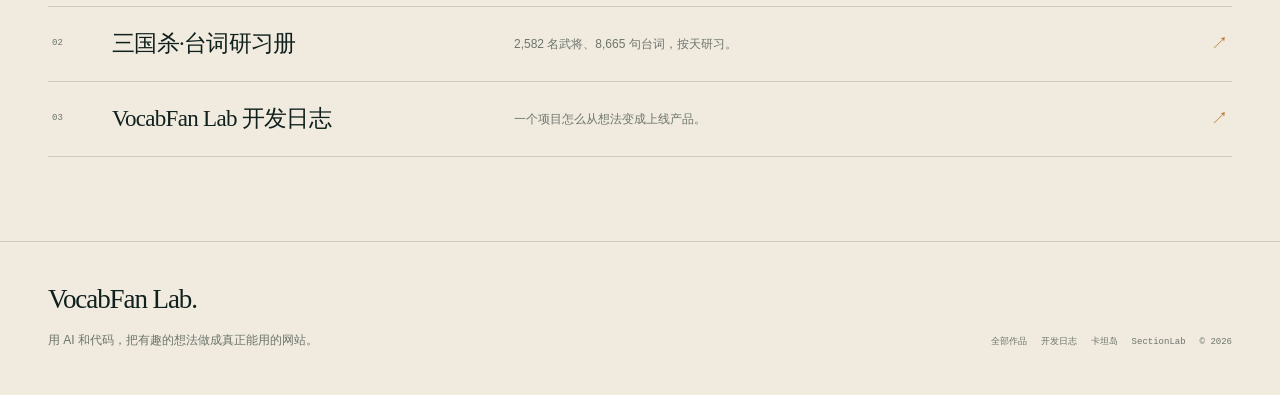
<file: lab/index.html>
<!doctype html>
<html lang="zh-CN">
<head>
<meta charset="utf-8">
<meta name="viewport" content="width=device-width, initial-scale=1">
<title>VocabFan Lab · 一个人的数字实验室</title>
<meta name="description" content="独立开发者 VocabFan 的数字实验室：卡坦岛网页版、Qoder 参赛作品「截个面 SectionLab」、MathPlayground 数学可视化，以及更多能玩、能算、能看的实验。">
<meta name="color-scheme" content="light">
<meta name="theme-color" content="#f0eadf">
<link rel="canonical" href="https://lab.vocabfan.online/">
<link rel="icon" href="data:image/svg+xml,%3Csvg xmlns='http://www.w3.org/2000/svg' viewBox='0 0 64 64'%3E%3Crect width='64' height='64' rx='13' fill='%2310211d'/%3E%3Cpath d='M16 17h7l9 27 9-27h7L37 49h-6L16 17Z' fill='%23f0eadf'/%3E%3Ccircle cx='49' cy='16' r='5' fill='%23d7f36a'/%3E%3C/svg%3E">
<meta property="og:type" content="website">
<meta property="og:site_name" content="VocabFan Lab">
<meta property="og:title" content="VocabFan Lab · 一个人的数字实验室">
<meta property="og:description" content="卡坦岛网页版、Qoder 参赛作品「截个面」、MathPlayground 数学可视化。">
<meta property="og:url" content="https://lab.vocabfan.online/">
<meta property="og:image" content="https://lab.vocabfan.online/assets/images/og-cover.jpg">
<meta name="twitter:card" content="summary_large_image">
<meta name="twitter:title" content="VocabFan Lab · 一个人的数字实验室">
<meta name="twitter:description" content="卡坦岛网页版、Qoder 参赛作品「截个面」、MathPlayground 数学可视化。">
<meta name="twitter:image" content="https://lab.vocabfan.online/assets/images/og-cover.jpg">
<link rel="preload" as="image" href="assets/images/hero-1600.webp" imagesrcset="assets/images/hero-960.webp 960w, assets/images/hero-1600.webp 1600w" imagesizes="(max-width: 900px) 100vw, 48vw">
<link rel="stylesheet" href="styles.css">
<script type="application/ld+json">
{
  "@context": "https://schema.org",
  "@type": "WebSite",
  "name": "VocabFan Lab",
  "url": "https://lab.vocabfan.online/",
  "inLanguage": "zh-CN",
  "description": "独立开发者 VocabFan 的数字实验室。",
  "author": { "@type": "Person", "name": "VocabFan", "url": "https://hub.vocabfan.online/" }
}
</script>
</head>
<body>
<a class="skip" href="#main">跳到正文</a>
<header class="site-header">
  <div class="wrap header-inner">
    <a class="brand" href="./" aria-label="VocabFan Lab 首页">
      <span class="brand-mark">VF</span>
      <span class="brand-name">VocabFan Lab.</span>
      <span class="brand-sub">一个人的数字实验室</span>
    </a>
    <nav aria-label="主导航">
      <a href="#work">精选作品</a>
      <a href="#qoder">Qoder</a>
      <a href="https://hub.vocabfan.online/math/">数学</a>
      <a href="https://blog.vocabfan.online/">开发日志</a>
      <a class="nav-all" href="https://hub.vocabfan.online/">全部作品 ↗</a>
    </nav>
  </div>
</header>

<main id="main">
  <section class="hero">
    <div class="wrap hero-grid">
      <div class="hero-copy">
        <p class="eyebrow"><i></i> Independent developer · 2026</p>
        <h1>把想法，<br>做成能玩、<br>能算、<span>能看</span><br>的东西。</h1>
        <p class="lede">我是 VocabFan，一个独立开发者。用 AI 和代码做游戏、学习工具和数学可视化。这里放我最近真正上线、自己也还在用的东西。</p>
        <div class="cta-row">
          <a class="btn" href="#work">看精选作品 <span aria-hidden="true">↓</span></a>
          <a class="btn ghost" href="https://catan.vocabfan.online/">打开卡坦岛 ↗</a>
        </div>
        <div class="hero-facts">
          <span><b>4</b> 件精选</span>
          <span><b>18</b> 个站点</span>
          <span><b>0</b> 后端依赖</span>
        </div>
      </div>
      <figure class="hero-figure">
        <img src="assets/images/hero-1600.webp" srcset="assets/images/hero-960.webp 960w, assets/images/hero-1600.webp 1600w" sizes="(max-width: 900px) 100vw, 48vw" width="1600" height="720" alt="六边形岛屿棋盘、几何平面和数学曲线组成的数字实验室静物" fetchpriority="high">
        <figcaption><span>LAB NOTE 001</span> 岛、平面、曲线，都是同一个问题：把抽象的东西变具体。</figcaption>
      </figure>
    </div>
  </section>

  <section class="work" id="work">
    <div class="wrap">
      <div class="section-head">
        <div><p class="eyebrow">Selected work / 精选</p><h2>四件现在能玩的东西。</h2></div>
        <p>不是概念稿，是已经上线、可以用手机打开的完整作品。</p>
      </div>

      <div class="featured-card">
        <a class="featured-media" href="https://catan.vocabfan.online/" aria-label="打开卡坦岛">
          <img src="assets/images/catan-960.webp" srcset="assets/images/catan-640.webp 640w, assets/images/catan-960.webp 960w" sizes="(max-width: 900px) 100vw, 58vw" width="960" height="720" alt="卡坦岛网页版的真实棋盘截图：六边形地形、数字筹码和玩家面板" loading="lazy" decoding="async">
          <span class="media-tag">BOARD GAME · 2–4 人</span>
        </a>
        <div class="featured-copy">
          <p class="eyebrow">01 / 卡坦岛</p>
          <h3>一座岛，<br>四个人，<br>先到 10 分。</h3>
          <p>经典桌游的网页版。掷骰、收资源、和 AI 谈判、修路、建城。支持 2–4 人、热座和断线存档。</p>
          <div class="card-links">
            <a class="text-link" href="https://catan.vocabfan.online/">进入总站 ↗</a>
            <a class="text-link dim" href="https://catan.vocabfan.online/play/">直接开始 ↗</a>
            <a class="text-link dim" href="https://blog.vocabfan.online/posts/catan-4mb-to-1mb/">开发记录</a>
          </div>
        </div>
      </div>

      <div class="three-col">
        <article class="project-card">
          <a class="project-media" href="https://hub.vocabfan.online/task/" aria-label="打开打怪升级任务看板">
            <img src="assets/images/task-960.webp" srcset="assets/images/task-640.webp 640w, assets/images/task-960.webp 960w, assets/images/task-1280.webp 1280w" sizes="(max-width: 900px) 100vw, 30vw" width="960" height="505" alt="打怪升级任务看板的真实界面：Boss、任务列、XP、装备和统计面板" loading="lazy" decoding="async">
            <span class="media-tag">PRODUCTIVITY · 任务看板</span>
          </a>
          <div class="project-copy">
            <p class="eyebrow">02 / 打怪升级</p>
            <h3>把日常任务，<br>变成一场讨伐。</h3>
            <p>完成任务得 XP、升级、掉装备、拿成就。Boss 战、四维能力、连续天数，全都只存在你的浏览器里。</p>
            <div class="card-links">
              <a class="text-link" href="https://hub.vocabfan.online/task/">打开任务看板 ↗</a>
            </div>
          </div>
        </article>

        <article class="project-card">
          <a class="project-media" href="https://yangfanwudi.github.io/luoyin-pianofall/" aria-label="打开落音 PianoFall">
            <img src="assets/images/piano-960.webp" srcset="assets/images/piano-640.webp 640w, assets/images/piano-960.webp 960w, assets/images/piano-1280.webp 1280w" sizes="(max-width: 900px) 100vw, 30vw" width="960" height="505" alt="落音 PianoFall 的真实界面：在线钢琴键盘、智能和弦和曲目库" loading="lazy" decoding="async">
            <span class="media-tag">ONLINE PIANO · 95 曲</span>
          </a>
          <div class="project-copy">
            <p class="eyebrow">03 / 落音 PianoFall</p>
            <h3>点一下琴键，<br>直接开始弹。</h3>
            <p>在线钢琴与智能练习：自由演奏、智能和弦、自动伴奏、演奏模式，内置 95 首公有领域曲目。</p>
            <div class="card-links">
              <a class="text-link" href="https://yangfanwudi.github.io/luoyin-pianofall/">打开钢琴 ↗</a>
              <a class="text-link dim" href="luoyin/">作品介绍</a>
              <a class="text-link dim" href="https://blog.vocabfan.online/posts/luoyin-pianofall/">开发记录</a>
            </div>
          </div>
        </article>

        <article class="project-card">
          <a class="project-media" href="https://hub.vocabfan.online/math/" aria-label="打开 MathPlayground">
            <img src="assets/images/math-960.webp" srcset="assets/images/math-640.webp 640w, assets/images/math-960.webp 960w, assets/images/math-1280.webp 1280w" sizes="(max-width: 900px) 100vw, 30vw" width="960" height="501" alt="MathPlayground 的真实复变函数界面：曼德博集合、茱莉亚集合和参数面板" loading="lazy" decoding="async">
            <span class="media-tag">VISUAL MATH · 12 关</span>
          </a>
          <div class="project-copy">
            <p class="eyebrow">04 / MathPlayground</p>
            <h3>把大学数学<br>拖进浏览器。</h3>
            <p>高等数学、复变函数、概率统计，12 个可拖拽、可缩放的互动关卡。公式跟着参数实时变化。</p>
            <div class="card-links">
              <a class="text-link" href="https://hub.vocabfan.online/math/">打开实验室 ↗</a>
            </div>
          </div>
        </article>
      </div>
    </div>
  </section>

  <section class="qoder" id="qoder">
    <div class="wrap qoder-grid">
      <div class="qoder-copy">
        <p class="eyebrow light"><i></i> 2026 Qoder 高校创造力大赛 · StudyHack</p>
        <h2>截个面，<br>把立体几何<br><span>切开看。</span></h2>
        <p>面向高中立体几何学习者、大一工图学生和数学老师。不是静态示意图，是三个点拖出来的真实截面。</p>
        <ul class="qoder-points">
          <li><b>真实几何</b><span>平面与凸多面体求交，面积/周长由算法计算。</span></li>
          <li><b>六个预设</b><span>三角形、矩形、正六边形、正方形等典型题。</span></li>
          <li><b>手机可用</b><span>触摸放点、拖点、双指缩放，不需要电脑。</span></li>
        </ul>
        <div class="cta-row">
          <a class="btn lime" href="https://section-lab-hw47h7ds6li.qoder.zone/">去 Qoder 体验 ↗</a>
          <a class="btn outline-light" href="section/">本站备用入口</a>
          <a class="btn outline-light" href="https://blog.vocabfan.online/posts/sectionlab-three-points/">开发记录</a>
        </div>
      </div>
      <a class="qoder-visual" href="section/" aria-label="打开截个面本站备用入口">
        <img src="assets/images/section-960.webp" srcset="assets/images/section-640.webp 640w, assets/images/section-960.webp 960w, assets/images/section-1280.webp 1280w" sizes="(max-width: 900px) 100vw, 42vw" width="960" height="506" alt="截个面 SectionLab 的真实三维截面界面" loading="lazy" decoding="async">
        <span>SECTION LAB / 2026</span>
      </a>
    </div>
  </section>

  <section class="more">
    <div class="wrap">
      <div class="section-head compact">
        <div><p class="eyebrow">Also running / 还在运行</p><h2>实验室里的其他东西。</h2></div>
        <a class="text-link dim" href="https://hub.vocabfan.online/">全部 18 个站点 ↗</a>
      </div>
      <div class="more-list">
        <a href="https://yangfanwudi.github.io/model-inspector-site/app/">
          <span class="more-index">01</span>
          <span class="more-name">Model Inspector</span>
          <span class="more-desc">浏览器里的 3D 模型检视器，拖入 glb/gltf 直接看。</span>
          <span class="more-arrow">↗</span>
        </a>
        <a href="https://hub.vocabfan.online/sgs/">
          <span class="more-index">02</span>
          <span class="more-name">三国杀·台词研习册</span>
          <span class="more-desc">2,582 名武将、8,665 句台词，按天研习。</span>
          <span class="more-arrow">↗</span>
        </a>
        <a href="https://blog.vocabfan.online/">
          <span class="more-index">03</span>
          <span class="more-name">VocabFan Lab 开发日志</span>
          <span class="more-desc">一个项目怎么从想法变成上线产品。</span>
          <span class="more-arrow">↗</span>
        </a>
      </div>
    </div>
  </section>
</main>

<footer>
  <div class="wrap footer-inner">
    <div>
      <div class="footer-brand">VocabFan Lab.</div>
      <p>用 AI 和代码，把有趣的想法做成真正能用的网站。</p>
    </div>
    <div class="footer-links">
      <a href="https://hub.vocabfan.online/">全部作品</a>
      <a href="https://blog.vocabfan.online/">开发日志</a>
      <a href="https://catan.vocabfan.online/">卡坦岛</a>
      <a href="https://section-lab-hw47h7ds6li.qoder.zone/">SectionLab</a>
      <span>© 2026</span>
    </div>
  </div>
</footer>
</body>
</html>
</file>
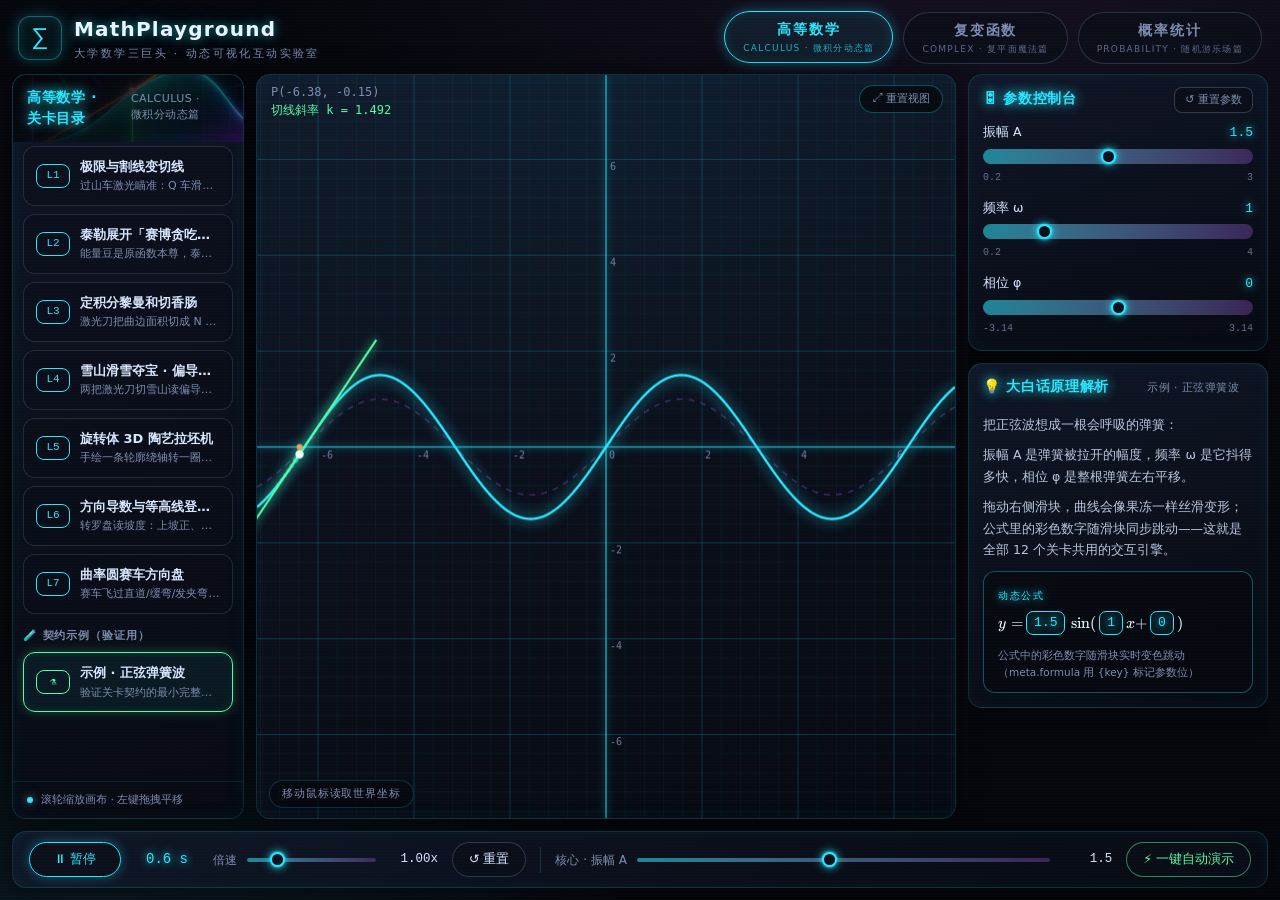
<file: math/index.html>
<!doctype html>
<html lang="zh-CN">
  <head>
    <meta charset="UTF-8" />
    <link rel="icon" type="image/png" href="./favicon.png" />
    <meta name="viewport" content="width=device-width, initial-scale=1.0" />
    <meta name="color-scheme" content="dark" />
    <meta name="description" content="MathPlayground — 大学数学三巨头动态可视化互动实验室：高等数学 / 复变函数 / 概率统计，像玩游戏一样理解数学。" />
    <meta property="og:title" content="MathPlayground — 大学数学三巨头动态可视化互动实验室" />
    <meta property="og:description" content="高等数学 / 复变函数 / 概率统计三大篇章，像玩游戏一样直观理解大学数学。" />
    <meta property="og:image" content="./og-cover.png" />
    <title>MathPlayground</title>
    <style>html,body{background:#05070c;margin:0}</style>
    <script type="module" crossorigin src="./assets/index-DcgNb49H.js"></script>
    <link rel="stylesheet" crossorigin href="./assets/index-Dbmh3UtS.css">
  </head>
  <body>
    <div id="app"></div>
  </body>
</html>
</file>
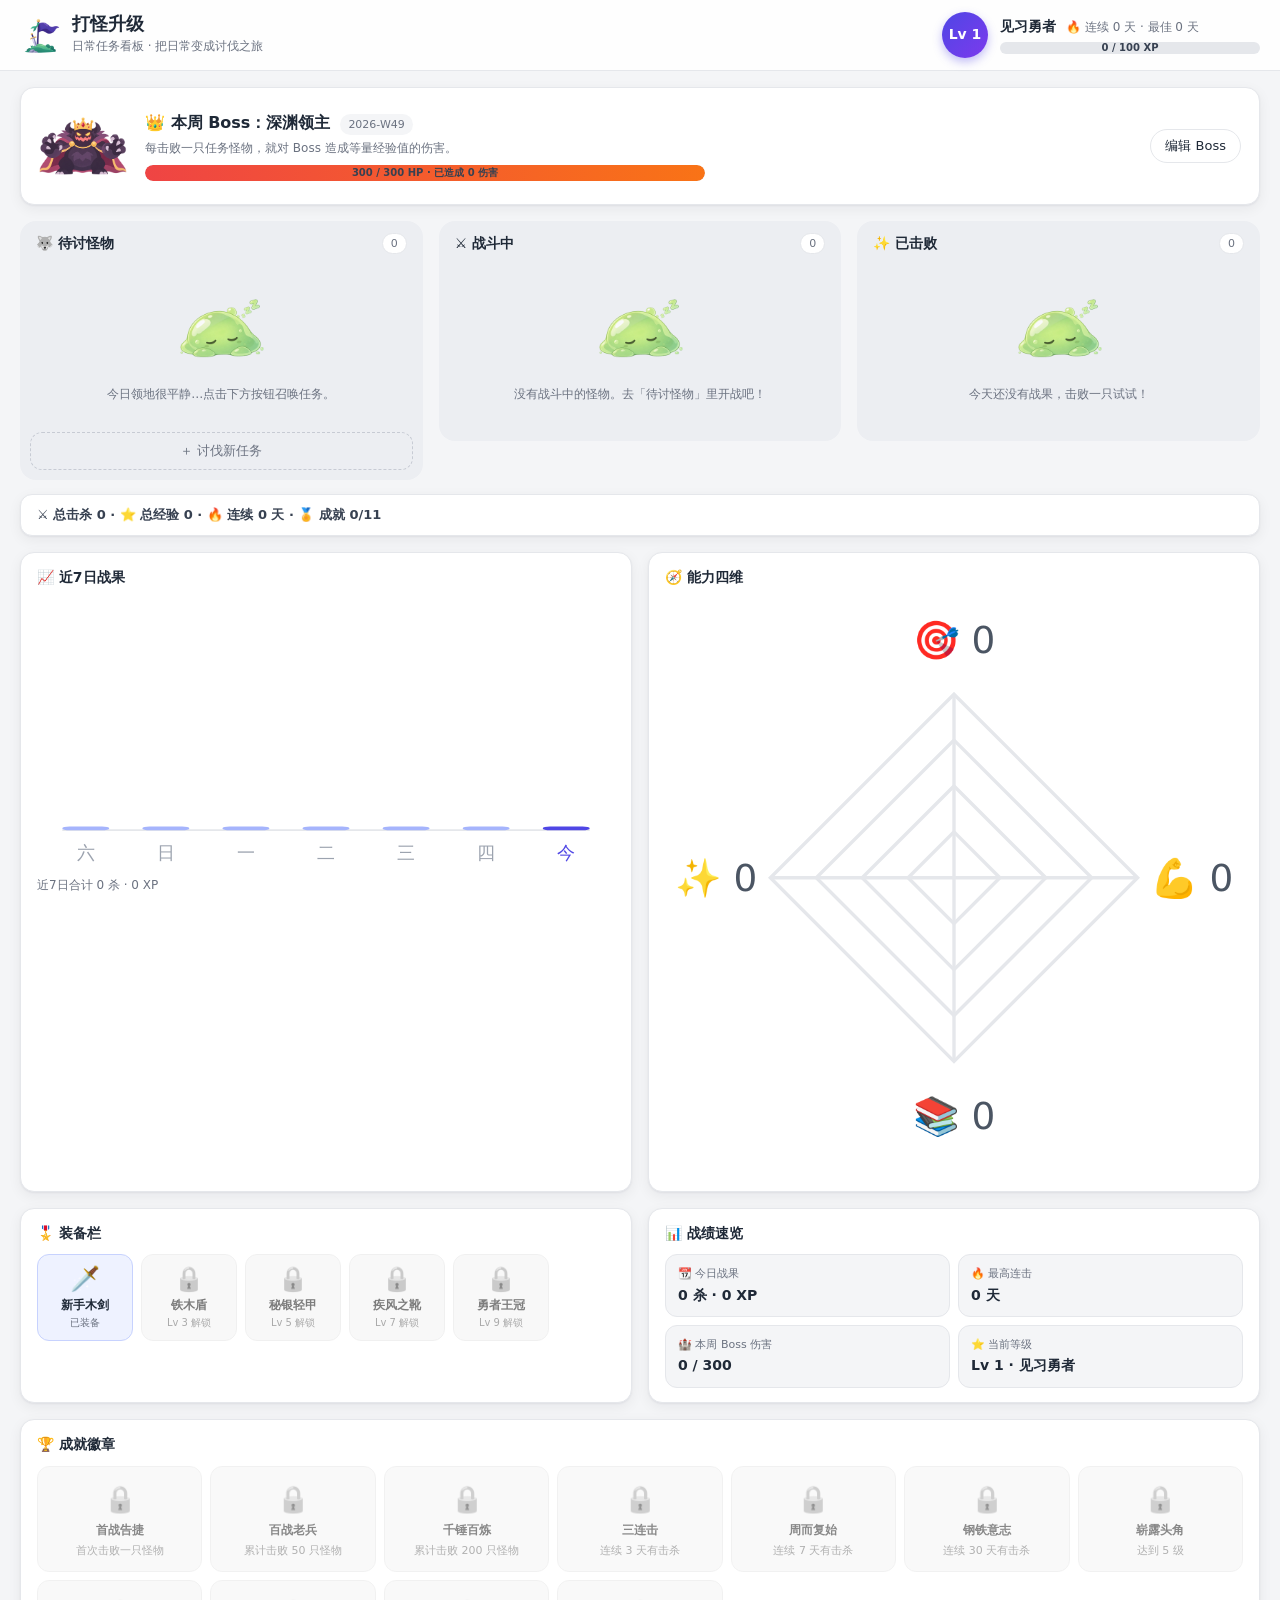
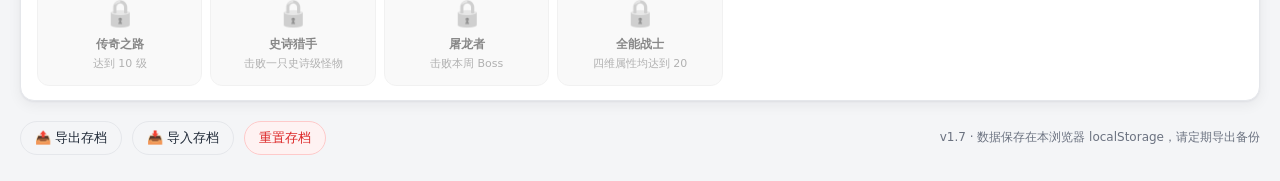
<file: task/index.html>
<!DOCTYPE html>
<html lang="zh-CN">
<head>
  <meta charset="UTF-8">
  <meta name="viewport" content="width=device-width, initial-scale=1.0">
  <title>打怪升级 · 日常任务看板</title>
  <link rel="icon" type="image/png" href="assets/icons/logo.png">
  <link rel="stylesheet" href="css/style.css">
</head>
<body>
  <header class="topbar">
    <div class="brand">
      <img class="brand-logo" src="assets/icons/logo.png" alt="logo">
      <div>
        <h1>打怪升级</h1>
        <span class="sub">日常任务看板 · 把日常变成讨伐之旅</span>
      </div>
    </div>
    <div class="player">
      <div class="lv-badge" id="lvBadge">Lv 1</div>
      <div class="player-main">
        <div class="player-top">
          <span class="player-title" id="playerTitle">见习勇者</span>
          <span class="streak" id="streakTag">🔥 连续 0 天 · 最佳 0 天</span>
        </div>
        <div class="xpbar">
          <div class="xpbar-fill" id="xpFill" style="width:0%"></div>
          <span class="xpbar-text" id="xpText">0 / 100 XP</span>
        </div>
      </div>
    </div>
  </header>

  <section class="boss-banner" id="bossBanner"></section>

  <main class="board" id="board"></main>

  <div class="totals-row" id="totalsRow"></div>

  <section class="stats">
    <div class="stat-card">
      <h3>📈 近7日战果</h3>
      <div id="barChart"></div>
      <div class="chart-total" id="chartTotal"></div>
    </div>
    <div class="stat-card">
      <h3>🧭 能力四维</h3>
      <div id="radar"></div>
    </div>
    <div class="stat-card">
      <h3>🎖️ 装备栏</h3>
      <div id="equipGrid" class="equip-grid"></div>
    </div>
    <div class="stat-card">
      <h3>📊 战绩速览</h3>
      <div id="quickStats" class="quick-grid"></div>
    </div>
    <div class="stat-card wide">
      <h3>🏆 成就徽章</h3>
      <div id="achvGrid" class="achv-grid"></div>
    </div>
  </section>

  <footer class="foot">
    <button class="btn ghost" id="exportBtn">📤 导出存档</button>
    <button class="btn ghost" id="importBtn">📥 导入存档</button>
    <input type="file" id="importFile" accept=".json,application/json" hidden>
    <button class="btn danger" id="resetBtn">重置存档</button>
    <span class="foot-note">v1.7 · 数据保存在本浏览器 localStorage，请定期导出备份</span>
  </footer>

  <!-- 任务模态框 -->
  <div class="modal-backdrop" id="taskModal" hidden>
    <form class="modal" id="taskForm">
      <h3 id="taskModalTitle">讨伐新任务</h3>
      <input type="hidden" id="taskId">
      <label class="field">
        <span>任务名称（要讨伐的怪物）</span>
        <input type="text" id="taskTitle" maxlength="60" placeholder="例如：完成今日读书 30 分钟" required>
      </label>
      <label class="field">
        <span>备注（可选）</span>
        <textarea id="taskNote" maxlength="200" placeholder="补充细节…"></textarea>
      </label>
      <div class="field">
        <span>怪物强度（难度越高，经验越多）</span>
        <div class="opt-row">
          <label class="opt"><input type="radio" name="difficulty" value="easy">
            <span class="opt-in"><img class="opt-ico" src="assets/icons/monster-easy.png" alt="">简单 <b>+10</b></span></label>
          <label class="opt"><input type="radio" name="difficulty" value="normal">
            <span class="opt-in"><img class="opt-ico" src="assets/icons/monster-normal.png" alt="">普通 <b>+20</b></span></label>
          <label class="opt"><input type="radio" name="difficulty" value="hard">
            <span class="opt-in"><img class="opt-ico" src="assets/icons/monster-hard.png" alt="">困难 <b>+40</b></span></label>
          <label class="opt"><input type="radio" name="difficulty" value="epic">
            <span class="opt-in"><img class="opt-ico" src="assets/icons/monster-epic.png" alt="">史诗 <b>+80</b></span></label>
        </div>
      </div>
      <div class="field">
        <span>属性类别（完成后累积对应四维属性）</span>
        <div class="opt-row">
          <label class="opt"><input type="radio" name="category" value="focus"><span class="opt-in">🎯 专注</span></label>
          <label class="opt"><input type="radio" name="category" value="body"><span class="opt-in">💪 体魄</span></label>
          <label class="opt"><input type="radio" name="category" value="study"><span class="opt-in">📚 学识</span></label>
          <label class="opt"><input type="radio" name="category" value="create"><span class="opt-in">✨ 创造</span></label>
        </div>
      </div>
      <div class="field">
        <span>重复方式</span>
        <div class="opt-row">
          <label class="opt"><input type="radio" name="repeat" value="once"><span class="opt-in">仅一次</span></label>
          <label class="opt"><input type="radio" name="repeat" value="daily"><span class="opt-in">🔁 每日循环</span></label>
        </div>
      </div>
      <div class="modal-actions">
        <button type="button" class="btn ghost" data-close>取消</button>
        <button type="submit" class="btn primary">出战</button>
      </div>
    </form>
  </div>

  <!-- Boss 模态框 -->
  <div class="modal-backdrop" id="bossModal" hidden>
    <form class="modal" id="bossForm">
      <h3>编辑本周 Boss</h3>
      <label class="field">
        <span>Boss 名称</span>
        <input type="text" id="bossTitle" maxlength="24" placeholder="例如：拖延魔王" required>
      </label>
      <label class="field">
        <span>Boss 血量 HP（本周需要造成的伤害总量，击败任务怪物即造成等量经验伤害）</span>
        <input type="number" id="bossHp" min="30" max="2000" step="10" value="300">
      </label>
      <div class="modal-actions">
        <button type="button" class="btn ghost" data-close>取消</button>
        <button type="submit" class="btn primary">保存</button>
      </div>
    </form>
  </div>

  <div class="toasts" id="toasts"></div>

  <noscript>本看板需要启用 JavaScript 才能运行。</noscript>

  <script src="js/game.js"></script>
  <script src="js/state.js"></script>
  <script src="js/ui.js"></script>
  <script src="js/app.js"></script>
</body>
</html>
</file>
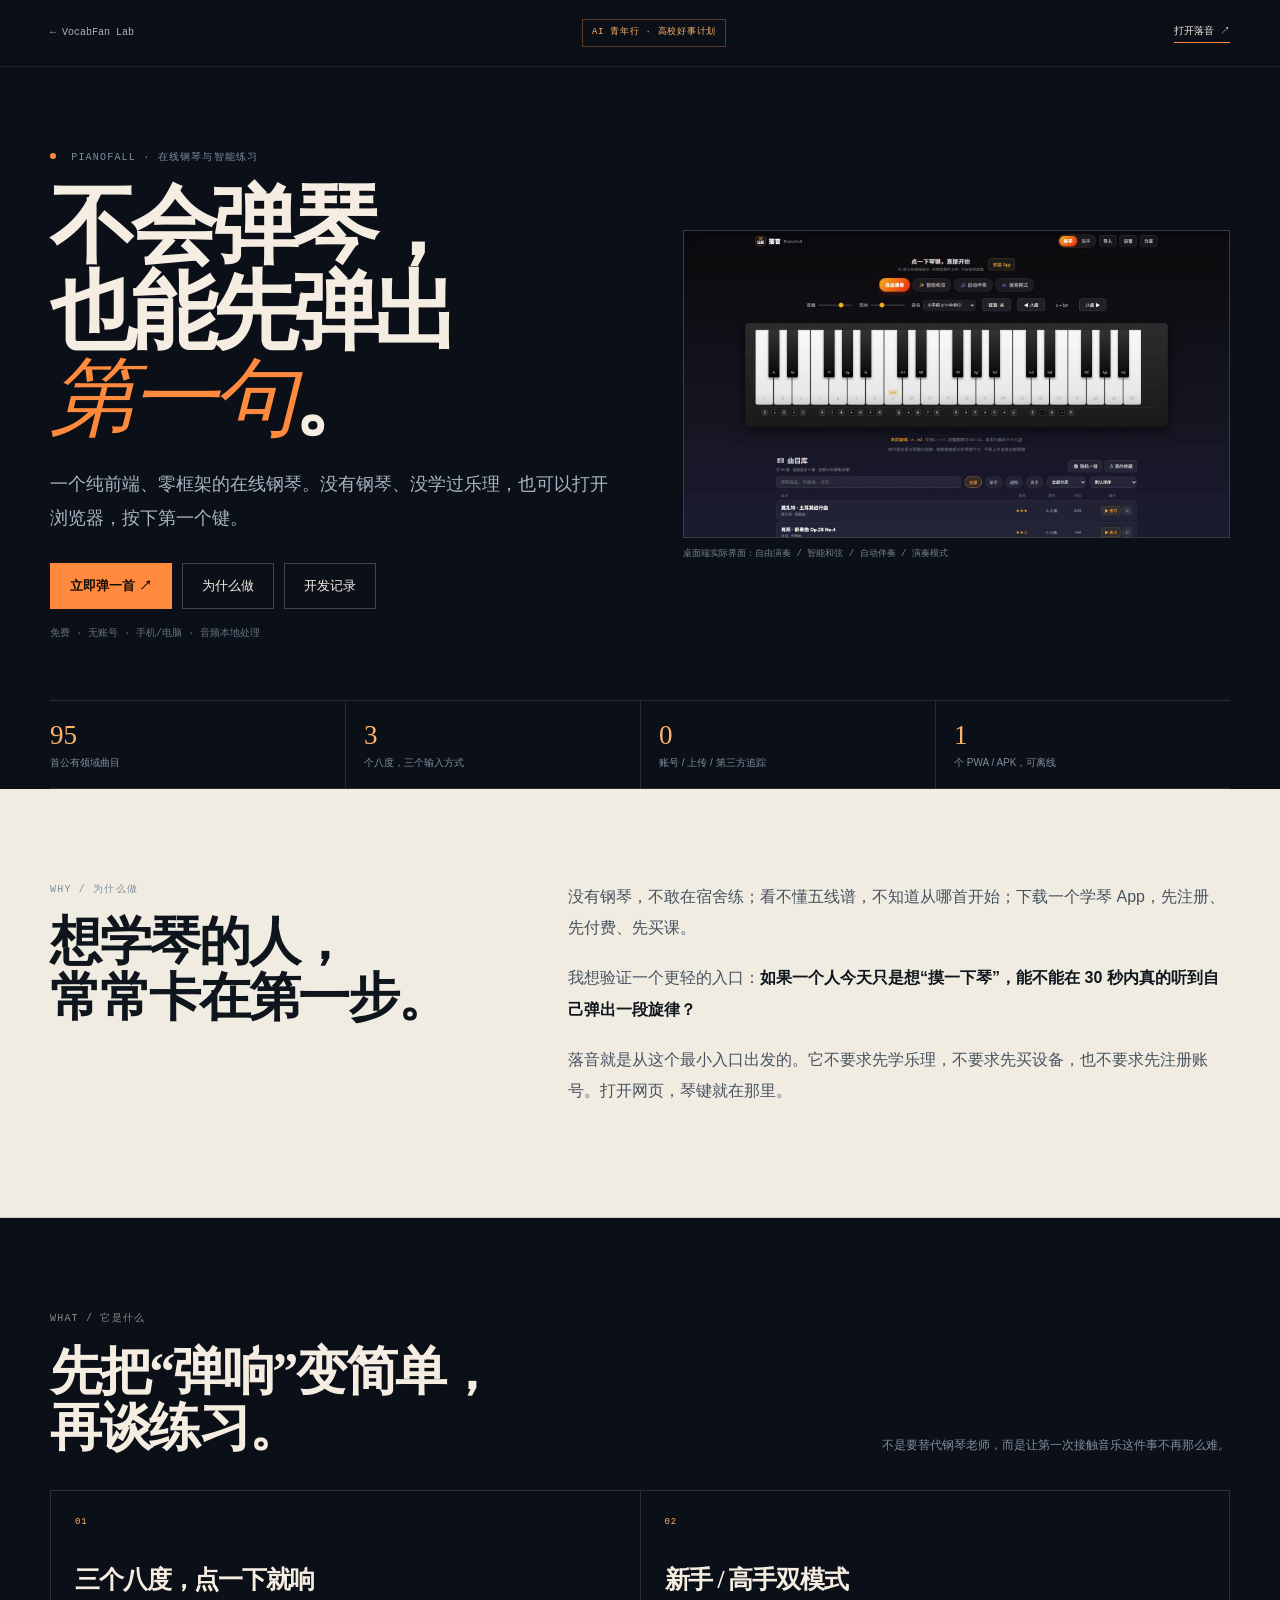
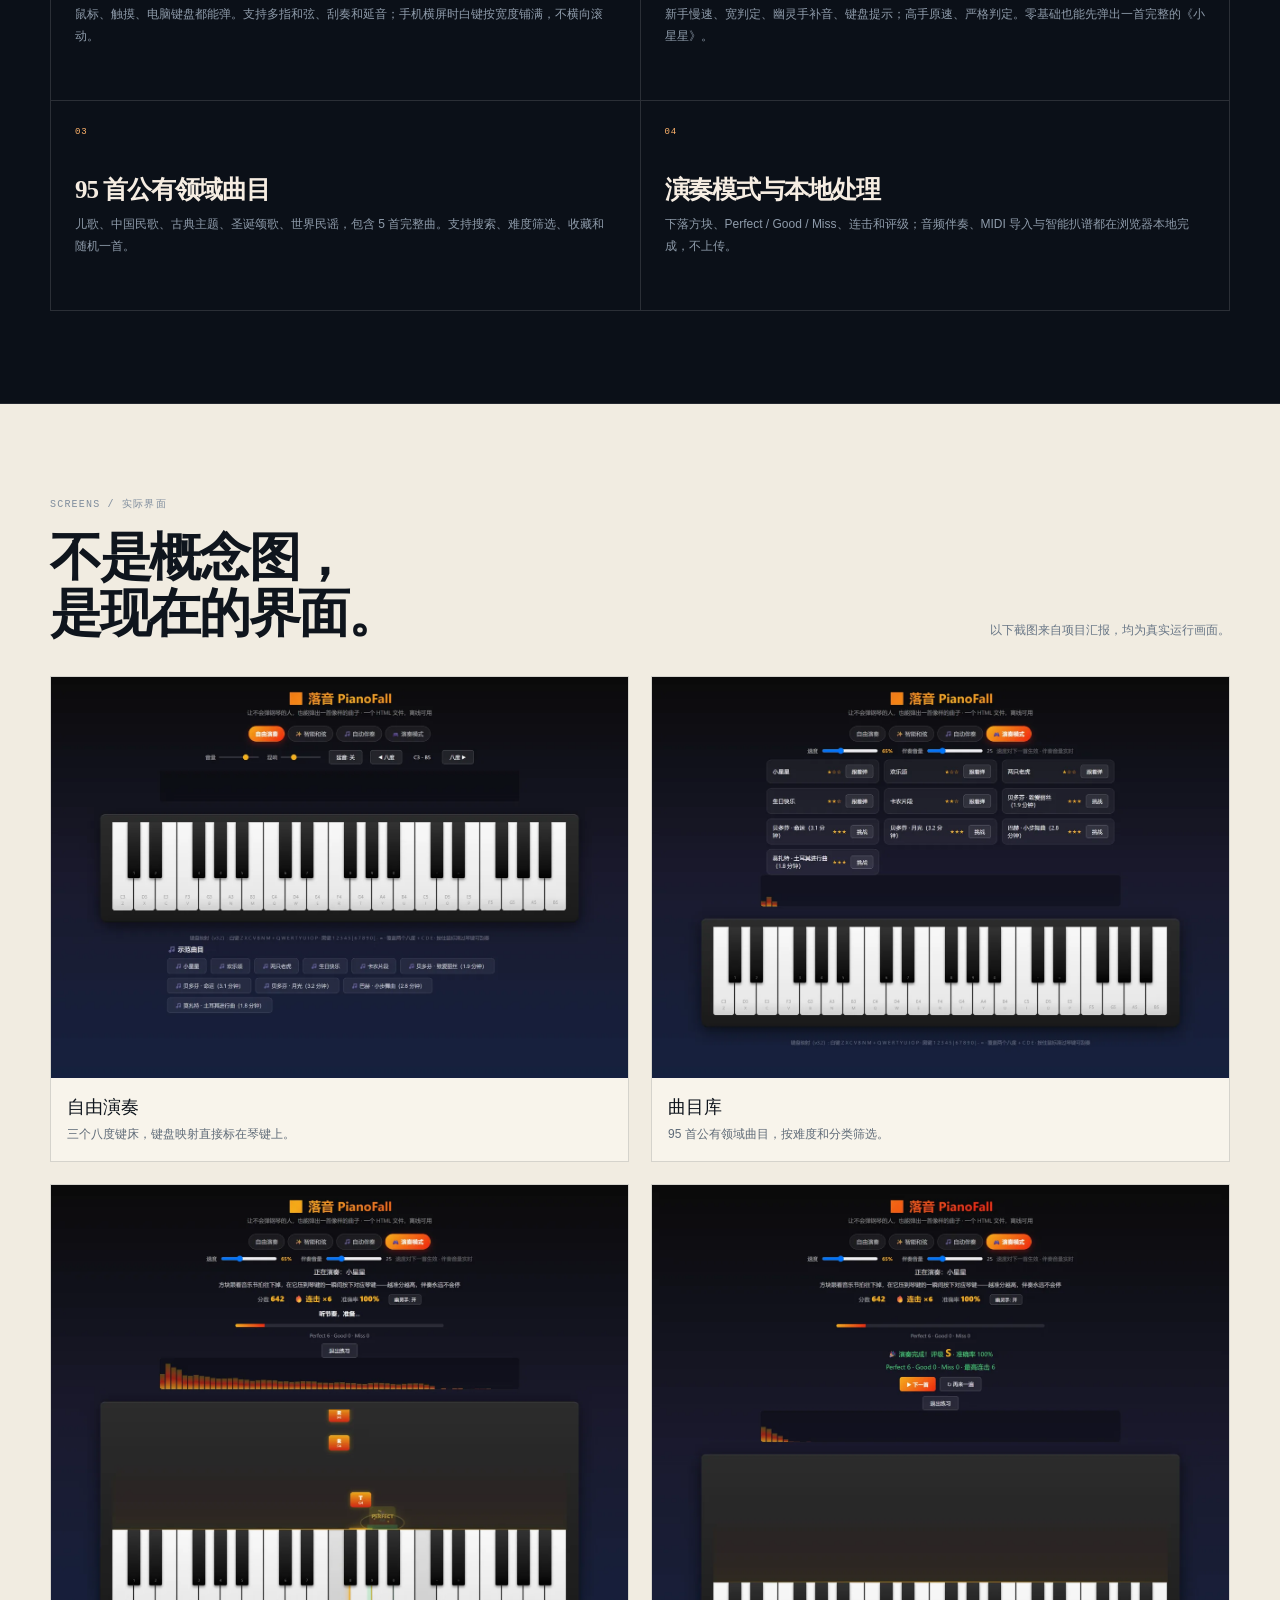
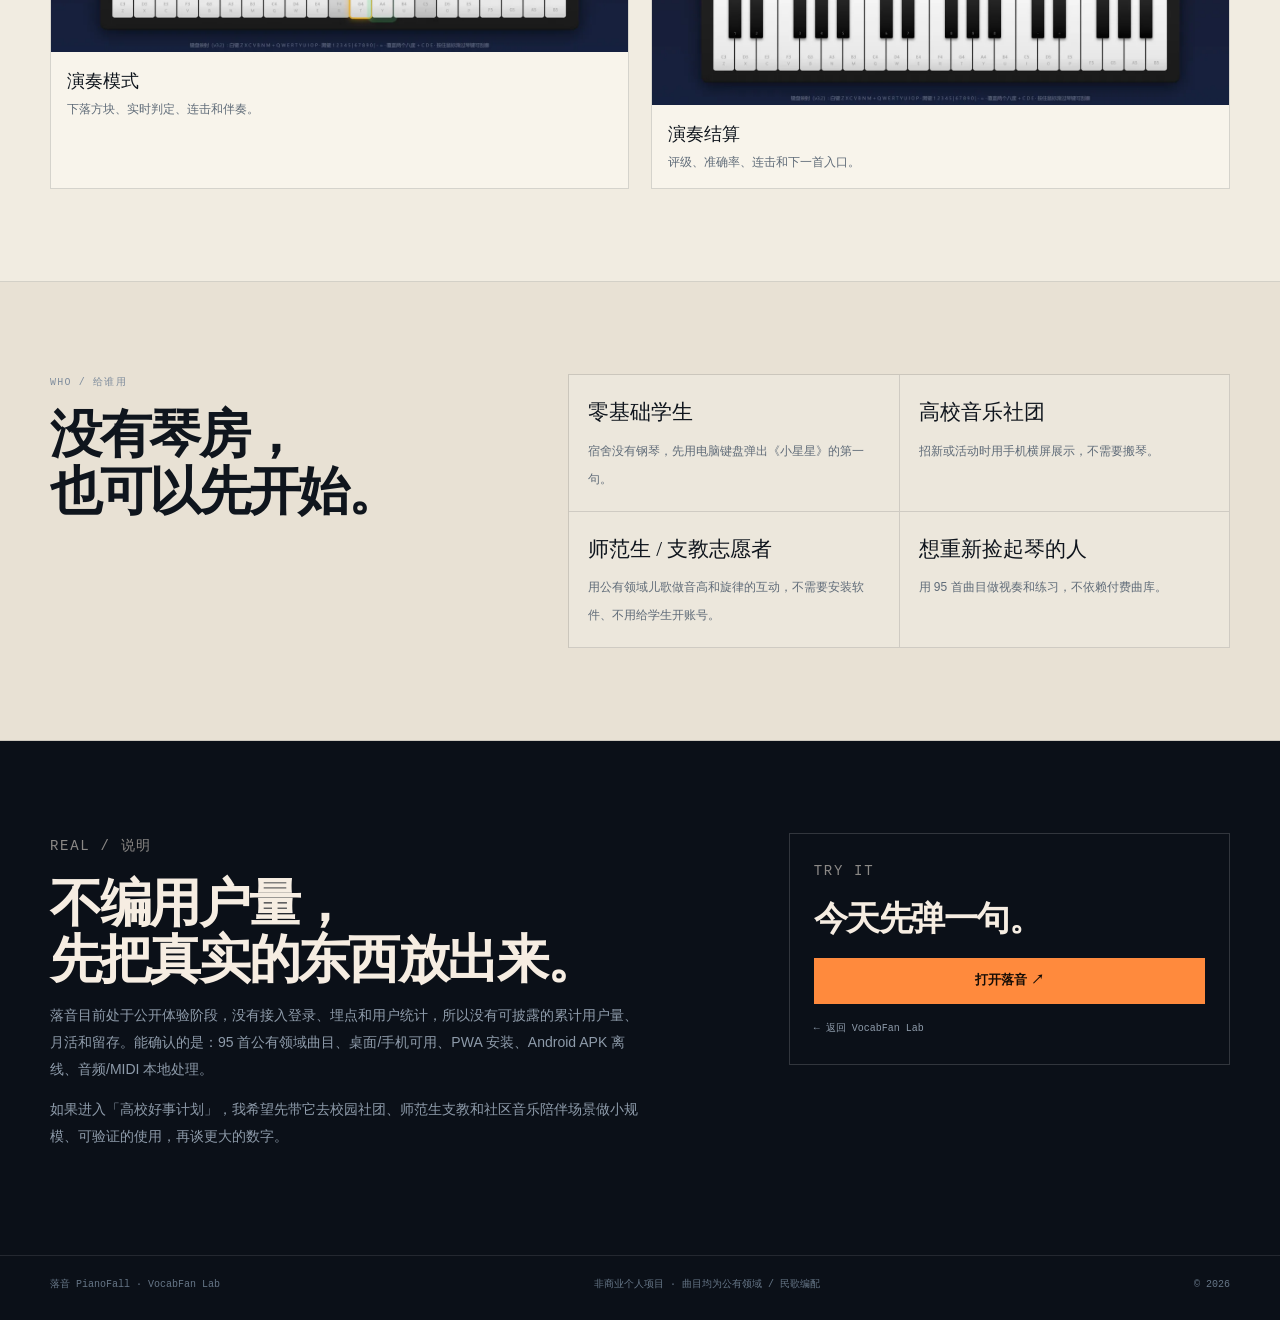
<file: lab/luoyin/index.html>
<!doctype html>
<html lang="zh-CN">
<head>
<meta charset="utf-8">
<meta name="viewport" content="width=device-width, initial-scale=1">
<title>落音 PianoFall · 作品介绍 | VocabFan Lab</title>
<meta name="description" content="落音 PianoFall：零基础也能弹一首像样的曲子。在线钢琴、95 首公有领域曲目、新手/高手双模式，音频与 MIDI 全部本地处理。">
<meta name="color-scheme" content="dark">
<meta name="theme-color" content="#0b1018">
<link rel="canonical" href="https://lab.vocabfan.online/luoyin/">
<link rel="icon" href="data:image/svg+xml,%3Csvg xmlns='http://www.w3.org/2000/svg' viewBox='0 0 64 64'%3E%3Crect width='64' height='64' rx='14' fill='%230b1018'/%3E%3Cpath d='M16 14h32v8H24v8h20v8H24v8h24v8H16z' fill='%23ff8a3d'/%3E%3C/svg%3E">
<meta property="og:type" content="article">
<meta property="og:title" content="落音 PianoFall · 作品介绍">
<meta property="og:description" content="给没有钢琴、也没学过乐理的人：打开浏览器，点一下琴键，先弹出第一句。">
<meta property="og:url" content="https://lab.vocabfan.online/luoyin/">
<meta property="og:image" content="https://lab.vocabfan.online/luoyin/assets/hero.webp">
<meta name="twitter:card" content="summary_large_image">
<meta name="twitter:title" content="落音 PianoFall · 作品介绍">
<meta name="twitter:description" content="给没有钢琴、也没学过乐理的人：打开浏览器，点一下琴键，先弹出第一句。">
<meta name="twitter:image" content="https://lab.vocabfan.online/luoyin/assets/hero.webp">
<link rel="stylesheet" href="style.css">
</head>
<body>
<a class="skip" href="#main">跳到正文</a>
<header class="topbar">
  <div class="wrap bar">
    <a class="back" href="https://hub.vocabfan.online/lab/">← VocabFan Lab</a>
    <span class="badge">AI 青年行 · 高校好事计划</span>
    <a class="play-link" href="https://yangfanwudi.github.io/luoyin-pianofall/">打开落音 ↗</a>
  </div>
</header>

<main id="main">
  <section class="hero">
    <div class="wrap hero-grid">
      <div>
        <p class="eyebrow"><i></i> PianoFall · 在线钢琴与智能练习</p>
        <h1>不会弹琴，<br>也能先弹出<br><span>第一句</span>。</h1>
        <p class="lede">一个纯前端、零框架的在线钢琴。没有钢琴、没学过乐理，也可以打开浏览器，按下第一个键。</p>
        <div class="cta-row">
          <a class="btn primary" href="https://yangfanwudi.github.io/luoyin-pianofall/">立即弹一首 ↗</a>
          <a class="btn ghost" href="#story">为什么做</a>
          <a class="btn ghost" href="https://blog.vocabfan.online/posts/luoyin-pianofall/">开发记录</a>
        </div>
        <p class="micro">免费 · 无账号 · 手机/电脑 · 音频本地处理</p>
      </div>
      <figure class="hero-figure">
        <img src="assets/hero.webp" width="1600" height="900" alt="落音 PianoFall 桌面端界面：钢琴键盘、四个模式和曲库" fetchpriority="high">
        <figcaption>桌面端实际界面：自由演奏 / 智能和弦 / 自动伴奏 / 演奏模式</figcaption>
      </figure>
    </div>
    <div class="wrap stats">
      <div><b>95</b><span>首公有领域曲目</span></div>
      <div><b>3</b><span>个八度，三个输入方式</span></div>
      <div><b>0</b><span>账号 / 上传 / 第三方追踪</span></div>
      <div><b>1</b><span>个 PWA / APK，可离线</span></div>
    </div>
  </section>

  <section class="section" id="story">
    <div class="wrap split">
      <div>
        <p class="eyebrow">Why / 为什么做</p>
        <h2>想学琴的人，<br>常常卡在第一步。</h2>
      </div>
      <div class="prose">
        <p>没有钢琴，不敢在宿舍练；看不懂五线谱，不知道从哪首开始；下载一个学琴 App，先注册、先付费、先买课。</p>
        <p>我想验证一个更轻的入口：<strong>如果一个人今天只是想“摸一下琴”，能不能在 30 秒内真的听到自己弹出一段旋律？</strong></p>
        <p>落音就是从这个最小入口出发的。它不要求先学乐理，不要求先买设备，也不要求先注册账号。打开网页，琴键就在那里。</p>
      </div>
    </div>
  </section>

  <section class="section dark">
    <div class="wrap">
      <div class="section-head">
        <div>
          <p class="eyebrow light">What / 它是什么</p>
          <h2>先把“弹响”变简单，<br>再谈练习。</h2>
        </div>
        <p>不是要替代钢琴老师，而是让第一次接触音乐这件事不再那么难。</p>
      </div>
      <div class="cards">
        <article>
          <span class="num">01</span>
          <h3>三个八度，点一下就响</h3>
          <p>鼠标、触摸、电脑键盘都能弹。支持多指和弦、刮奏和延音；手机横屏时白键按宽度铺满，不横向滚动。</p>
        </article>
        <article>
          <span class="num">02</span>
          <h3>新手 / 高手双模式</h3>
          <p>新手慢速、宽判定、幽灵手补音、键盘提示；高手原速、严格判定。零基础也能先弹出一首完整的《小星星》。</p>
        </article>
        <article>
          <span class="num">03</span>
          <h3>95 首公有领域曲目</h3>
          <p>儿歌、中国民歌、古典主题、圣诞颂歌、世界民谣，包含 5 首完整曲。支持搜索、难度筛选、收藏和随机一首。</p>
        </article>
        <article>
          <span class="num">04</span>
          <h3>演奏模式与本地处理</h3>
          <p>下落方块、Perfect / Good / Miss、连击和评级；音频伴奏、MIDI 导入与智能扒谱都在浏览器本地完成，不上传。</p>
        </article>
      </div>
    </div>
  </section>

  <section class="section">
    <div class="wrap">
      <div class="section-head">
        <div>
          <p class="eyebrow">Screens / 实际界面</p>
          <h2>不是概念图，<br>是现在的界面。</h2>
        </div>
        <p>以下截图来自项目汇报，均为真实运行画面。</p>
      </div>
      <div class="gallery">
        <figure>
          <img src="assets/free.webp" width="1280" height="889" alt="落音自由演奏界面" loading="lazy">
          <figcaption><b>自由演奏</b><span>三个八度键床，键盘映射直接标在琴键上。</span></figcaption>
        </figure>
        <figure>
          <img src="assets/library.webp" width="1280" height="889" alt="落音曲库界面" loading="lazy">
          <figcaption><b>曲目库</b><span>95 首公有领域曲目，按难度和分类筛选。</span></figcaption>
        </figure>
        <figure>
          <img src="assets/playing.webp" width="1280" height="1037" alt="落音演奏模式进行中" loading="lazy">
          <figcaption><b>演奏模式</b><span>下落方块、实时判定、连击和伴奏。</span></figcaption>
        </figure>
        <figure>
          <img src="assets/result.webp" width="1280" height="1154" alt="落音演奏结算界面" loading="lazy">
          <figcaption><b>演奏结算</b><span>评级、准确率、连击和下一首入口。</span></figcaption>
        </figure>
      </div>
    </div>
  </section>

  <section class="section paper">
    <div class="wrap split">
      <div>
        <p class="eyebrow">Who / 给谁用</p>
        <h2>没有琴房，<br>也可以先开始。</h2>
      </div>
      <div class="use-list">
        <div><b>零基础学生</b><span>宿舍没有钢琴，先用电脑键盘弹出《小星星》的第一句。</span></div>
        <div><b>高校音乐社团</b><span>招新或活动时用手机横屏展示，不需要搬琴。</span></div>
        <div><b>师范生 / 支教志愿者</b><span>用公有领域儿歌做音高和旋律的互动，不需要安装软件、不用给学生开账号。</span></div>
        <div><b>想重新捡起琴的人</b><span>用 95 首曲目做视奏和练习，不依赖付费曲库。</span></div>
      </div>
    </div>
  </section>

  <section class="section dark final">
    <div class="wrap final-grid">
      <div>
        <p class="eyebrow light">Real / 说明</p>
        <h2>不编用户量，<br>先把真实的东西放出来。</h2>
        <p>落音目前处于公开体验阶段，没有接入登录、埋点和用户统计，所以没有可披露的累计用户量、月活和留存。能确认的是：95 首公有领域曲目、桌面/手机可用、PWA 安装、Android APK 离线、音频/MIDI 本地处理。</p>
        <p>如果进入「高校好事计划」，我希望先带它去校园社团、师范生支教和社区音乐陪伴场景做小规模、可验证的使用，再谈更大的数字。</p>
      </div>
      <div class="final-cta">
        <p class="eyebrow light">Try it</p>
        <h3>今天先弹一句。</h3>
        <a class="btn primary" href="https://yangfanwudi.github.io/luoyin-pianofall/">打开落音 ↗</a>
        <a class="text-link" href="https://hub.vocabfan.online/lab/">← 返回 VocabFan Lab</a>
      </div>
    </div>
  </section>
</main>

<footer>
  <div class="wrap footer-inner">
    <span>落音 PianoFall · VocabFan Lab</span>
    <span>非商业个人项目 · 曲目均为公有领域 / 民歌编配</span>
    <span>© 2026</span>
  </div>
</footer>
</body>
</html>
</file>
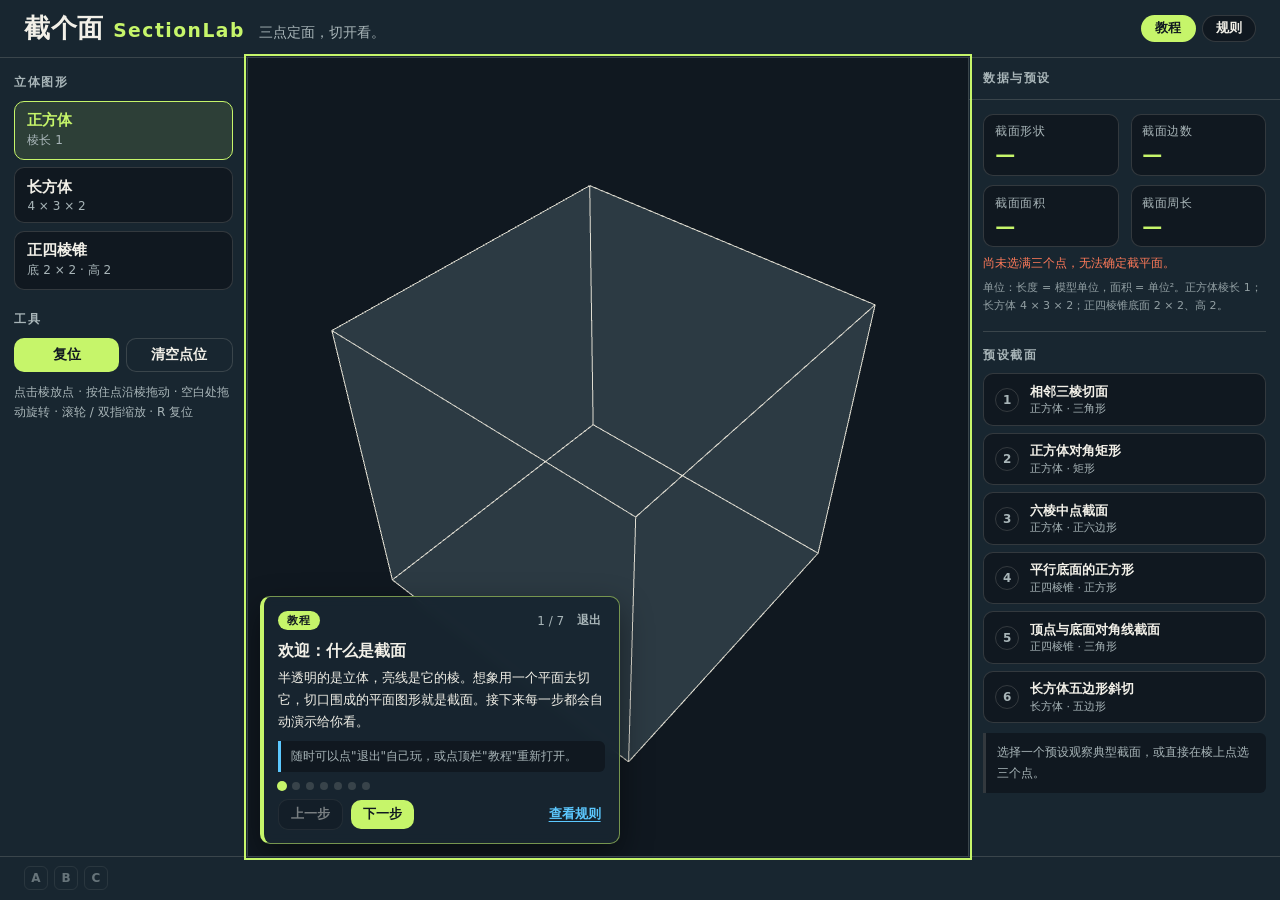
<file: lab/section/index.html>
<!doctype html>
<html lang="zh-CN">
  <head>
    <meta charset="UTF-8" />
    <meta name="viewport" content="width=device-width, initial-scale=1.0, viewport-fit=cover" />
    <meta name="theme-color" content="#101820" />
    <meta name="robots" content="noindex,follow" />
    <link rel="canonical" href="https://section-lab-hw47h7ds6li.qoder.zone/" />
    <meta
      name="description"
      content="截个面 SectionLab —— 三点定面，切开看。在立体图形的棱上选三个点，实时计算截面形状、面积与周长。"
    />
    <title>截个面 · SectionLab</title>
    <link rel="icon" type="image/svg+xml" href="./favicon.svg" />
    <script type="module" crossorigin src="./assets/index-DAiRQ_Vy.js"></script>
    <link rel="stylesheet" crossorigin href="./assets/index-CdLUXNIs.css">
  </head>
  <body>
    <div id="app">
      <header id="topbar">
        <div class="brand">
          <h1>截个面 <span class="en">SectionLab</span></h1>
          <p class="slogan">三点定面，切开看。</p>
        </div>
        <div class="topbar-actions">
          <button
            id="tutorial-toggle"
            type="button"
            aria-expanded="false"
            aria-controls="tutorial-card"
          >
            教程
          </button>
          <button
            id="rules-toggle"
            type="button"
            aria-expanded="false"
            aria-controls="rules-dialog"
          >
            规则
          </button>
        </div>
      </header>

      <main id="workbench">
        <aside id="control-panel" aria-label="立体选择与工具">
          <section class="panel-block" aria-labelledby="solid-heading">
            <h2 id="solid-heading" class="panel-title">立体图形</h2>
            <div class="solid-options" role="group" aria-label="选择立体图形">
              <button type="button" class="solid-button" data-solid="cube" aria-pressed="true">
                <span class="solid-name">正方体</span>
                <span class="solid-meta">棱长 1</span>
              </button>
              <button type="button" class="solid-button" data-solid="cuboid" aria-pressed="false">
                <span class="solid-name">长方体</span>
                <span class="solid-meta">4 × 3 × 2</span>
              </button>
              <button type="button" class="solid-button" data-solid="pyramid" aria-pressed="false">
                <span class="solid-name">正四棱锥</span>
                <span class="solid-meta">底 2 × 2 · 高 2</span>
              </button>
            </div>
          </section>

          <section class="panel-block" aria-labelledby="tools-heading">
            <h2 id="tools-heading" class="panel-title">工具</h2>
            <div class="tool-buttons">
              <button id="reset-view" type="button" title="快捷键 R：恢复当前预设或默认状态，并复位视角">
                复位
              </button>
              <button id="clear-points" type="button">清空点位</button>
            </div>
            <p class="hint">
              点击棱放点 · 按住点沿棱拖动 · 空白处拖动旋转 · 滚轮 / 双指缩放 · R 复位
            </p>
          </section>
        </aside>

        <div id="drawer-scrim" hidden></div>

        <section id="stage" aria-label="三维实验区">
          <div id="webgl-fallback" hidden>
            <div class="fallback-card">
              <h2>无法启动三维渲染</h2>
              <p id="webgl-fallback-reason">
                当前浏览器或设备不支持 WebGL2。请改用最新版 Chrome / Edge / Firefox / Safari，或开启硬件加速后刷新页面。
              </p>
            </div>
          </div>
          <section id="tutorial-card" role="region" aria-label="新手教程" hidden>
            <div class="tutorial-head">
              <span class="tutorial-badge">教程</span>
              <span id="tutorial-count" class="tutorial-count">1 / 7</span>
              <button id="tutorial-exit" type="button">退出</button>
            </div>
            <div class="tutorial-scroll">
              <h2 id="tutorial-title"></h2>
              <p id="tutorial-body"></p>
              <p id="tutorial-tip" class="tutorial-tip" hidden></p>
            </div>
            <div class="tutorial-foot">
              <div id="tutorial-progress" class="tutorial-progress" aria-hidden="true"></div>
              <div class="tutorial-actions">
                <button id="tutorial-prev" type="button">上一步</button>
                <button id="tutorial-next" type="button">下一步</button>
                <button id="tutorial-rules" type="button">查看规则</button>
              </div>
            </div>
          </section>
        </section>

        <aside id="data-panel" aria-label="截面数据与预设">
          <div class="data-header">
            <h2 class="panel-title">数据与预设</h2>
            <span id="data-summary" class="data-summary" aria-hidden="true">截面未成形</span>
            <button id="data-toggle" type="button" aria-expanded="true" aria-controls="data-body">
              <span id="data-toggle-label">收起</span>
              <span class="chevron" aria-hidden="true"></span>
            </button>
          </div>
          <div id="data-body">
            <section id="readout" aria-label="截面数据">
              <div class="readout-grid">
                <div class="readout-item">
                  <span class="readout-label">截面形状</span>
                  <span class="readout-value" id="ro-shape">—</span>
                </div>
                <div class="readout-item">
                  <span class="readout-label">截面边数</span>
                  <span class="readout-value" id="ro-sides">—</span>
                </div>
                <div class="readout-item">
                  <span class="readout-label">截面面积</span>
                  <span class="readout-value" id="ro-area">—</span>
                </div>
                <div class="readout-item">
                  <span class="readout-label">截面周长</span>
                  <span class="readout-value" id="ro-perimeter">—</span>
                </div>
              </div>
              <p id="ro-status" class="readout-status" role="status" aria-live="polite">
                尚未选满三个点，无法确定截平面。
              </p>
              <p class="readout-units">
                单位：长度 = 模型单位，面积 = 单位²。正方体棱长 1；长方体 4 × 3 × 2；正四棱锥底面 2 × 2、高 2。
              </p>
            </section>

            <section id="preset-section" aria-labelledby="preset-heading">
              <h3 id="preset-heading" class="panel-title">预设截面</h3>
              <div id="preset-list" class="preset-list" role="group" aria-label="六个预设截面"></div>
              <p id="preset-note" class="preset-note" aria-live="polite">
                选择一个预设观察典型截面，或直接在棱上点选三个点。
              </p>
            </section>
          </div>
        </aside>
      </main>

      <footer id="view-controls">
        <button
          id="drawer-toggle"
          type="button"
          aria-expanded="false"
          aria-controls="control-panel"
        >
          工具
        </button>
        <div class="point-chips" aria-hidden="true">
          <span class="point-chip point-chip--a" data-point="A">A</span>
          <span class="point-chip point-chip--b" data-point="B">B</span>
          <span class="point-chip point-chip--c" data-point="C">C</span>
        </div>
        <p class="hint hint--mobile">点棱放点 · 按住点拖动 · 空白旋转 · 双指缩放</p>
        <p id="point-status" class="visually-hidden" role="status" aria-live="polite"></p>
      </footer>
    </div>

    <div
      id="rules-dialog"
      role="dialog"
      aria-modal="true"
      aria-labelledby="rules-title"
      hidden
    >
      <div class="rules-card">
        <div class="rules-header">
          <h2 id="rules-title">规则 <span class="rules-sub">截面是怎么定出来的</span></h2>
          <button id="rules-close" type="button">关闭</button>
        </div>
        <div class="rules-body">
          <section class="rules-section">
            <h3>一、什么是截面</h3>
            <ul>
              <li>用一个平面去切立体，切口围成的闭合平面图形就是截面；实验台里荧光黄绿的填充与亮轮廓即截面。</li>
              <li>截面的每条边是平面与立体某个面的交线，所以边数 = 平面穿过的面数：正方体最多 6 个面，截面最多 6 条边。</li>
              <li>半透明的是立体本身，亮线是它的棱；截面永远画在实体之上，不会被挡住。</li>
            </ul>
          </section>
          <section class="rules-section">
            <h3>二、三点定面</h3>
            <ul>
              <li>不共线、不重合的三个点确定唯一平面——这是截面的唯一依据，点 A/B/C 就是这三个点。</li>
              <li>三点共线或重合：定不出平面，状态行说明原因，不显示假数值。</li>
              <li>三点极接近共线：仍计算，但提示截平面不稳定（软警告）。</li>
              <li>截平面恰好与某个面重合：返回该面本身的边界（如正方体整面 = 正方形 1.000 / 4.000），属正确结果。</li>
            </ul>
          </section>
          <section class="rules-section">
            <h3>三、点与拖动</h3>
            <ul>
              <li>A/B/C 只能落在棱上：点击棱放点；满三点后再点新棱，循环替换最早的那个点。</li>
              <li>按住点只沿它所在的棱拖动；靠近端点 / 中点自动吸附（容差 0.01），可以精确落在顶点上。</li>
              <li>命中容差：鼠标 14px、触摸 26px（屏幕像素）；凑近缩放后点得更准。</li>
            </ul>
          </section>
          <section class="rules-section">
            <h3>四、数值怎么算</h3>
            <ul>
              <li>形状 / 边数 / 面积 / 周长全部由交点坐标实时计算：面积用平面内三角化求和，周长用环边长求和，不是写死的数字。</li>
              <li>单位：长度 = 模型单位，面积 = 单位²。正方体棱长 1；长方体 4 × 3 × 2；正四棱锥底 2 × 2、高 2。</li>
              <li>显示保留三位小数；单元测试与独立手算公式交叉验证到 1e-9。</li>
            </ul>
          </section>
          <section class="rules-section">
            <h3>五、视角与手势</h3>
            <ul>
              <li>位移 ≤ 8px 且 ≤ 600ms 的点击 / 轻点 = 放点；超过则视为拖动旋转，不放点。</li>
              <li>空白处单指 / 左键拖动 = 旋转；滚轮 / 双指捏合 = 缩放；双指不会误放点。</li>
              <li><kbd>R</kbd> 或"复位"：有激活预设时恢复该预设点位，否则清空点位；同时回标准视角。</li>
              <li>窗口宽高比变化（横竖屏 / 面板折叠）时相机沿当前视线自动拉远保证完整入镜，不改变你的旋转角度。</li>
            </ul>
          </section>
          <section class="rules-section">
            <h3>六、预设</h3>
            <ul>
              <li>六个预设是典型截面（三角形 / 矩形 / 正六边形 / 正方形 / 五边形），坐标取规格精确值，一键放点并附教学说明。</li>
              <li>预设所属立体与当前不同时自动切换；手动改点后预设高亮失效，表示已偏离预设。</li>
              <li>"复位"恢复当前预设点位；"清空点位"只清点、不动预设记录。</li>
            </ul>
          </section>
        </div>
        <div class="rules-footer">
          <button id="rules-start-tutorial" type="button">开始教程</button>
          <button id="rules-done" type="button">知道了</button>
        </div>
      </div>
    </div>

    <noscript>
      <div class="noscript-card">截个面 SectionLab 需要启用 JavaScript 才能运行三维实验台。</div>
    </noscript>

  </body>
</html>
</file>
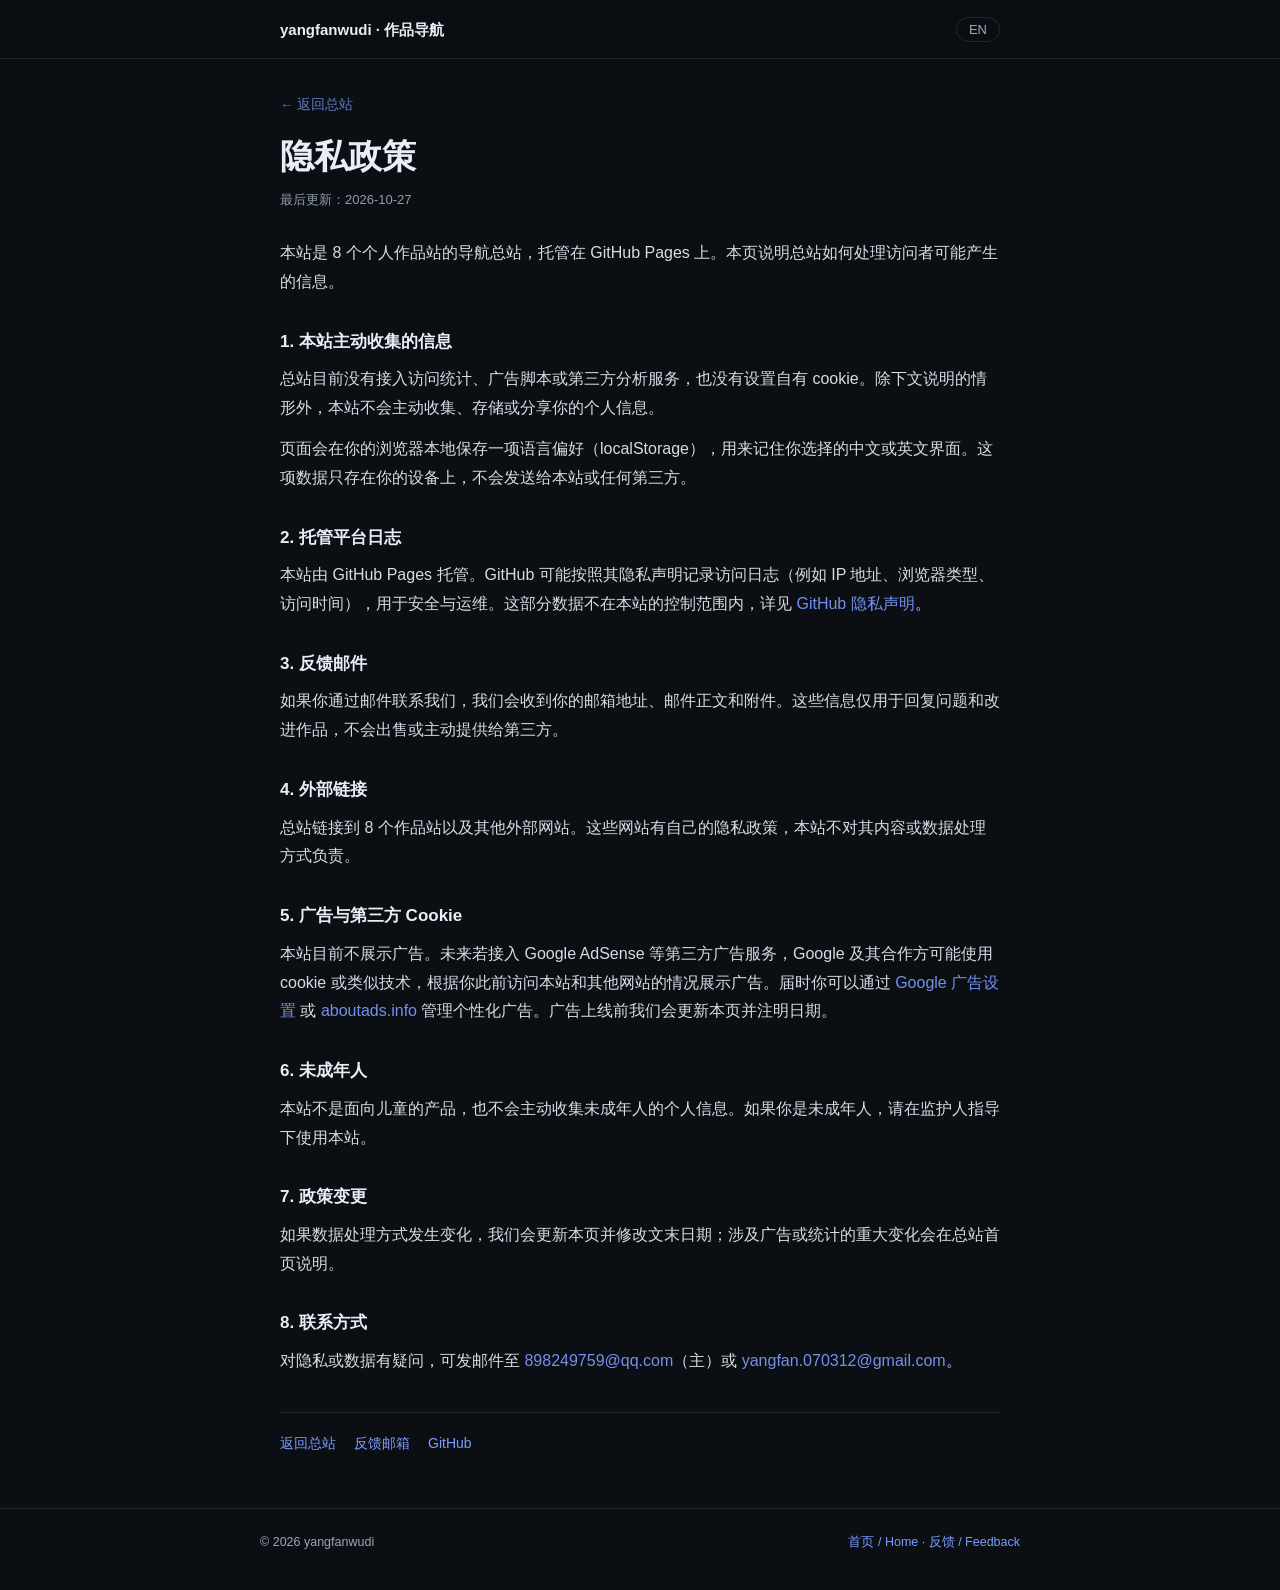
<file: privacy.html>
<!DOCTYPE html>
<html lang="zh-CN">
<head>
<meta charset="UTF-8">
<meta name="viewport" content="width=device-width, initial-scale=1.0">
<title>隐私政策 · 作品导航 | Privacy Policy</title>
<meta name="description" content="yangfanwudi 作品导航总站的隐私政策：当前无统计、无广告、无自有 cookie，说明语言偏好、GitHub Pages 日志与反馈邮件的处理方式。Privacy policy for the project hub.">
<link rel="canonical" href="https://yangfanwudi.github.io/privacy.html">
<meta name="theme-color" content="#0b0f14">
<meta property="og:type" content="website">
<meta property="og:title" content="隐私政策 · yangfanwudi 作品导航">
<meta property="og:description" content="作品导航总站的隐私政策：当前无统计、无广告、无自有 cookie。Privacy policy for the project hub.">
<meta property="og:url" content="https://yangfanwudi.github.io/privacy.html">
<style>
:root{--bg:#0b0f14;--panel:#121a24;--fg:#e8eef6;--mut:#9aa8b8;--ac:#7c9cff;--ln:rgba(255,255,255,.10)}
*{box-sizing:border-box}
body{margin:0;background:var(--bg);color:var(--fg);font:16px/1.8 -apple-system,BlinkMacSystemFont,"Segoe UI","PingFang SC","Hiragino Sans GB","Microsoft YaHei",sans-serif;-webkit-font-smoothing:antialiased}
a{color:var(--ac);text-decoration:none}
a:hover{text-decoration:underline}
.bar{position:sticky;top:0;z-index:10;background:rgba(11,15,20,.86);backdrop-filter:blur(10px);border-bottom:1px solid var(--ln)}
.bar-inner{max-width:760px;margin:0 auto;padding:0 20px;min-height:58px;display:flex;align-items:center;justify-content:space-between;gap:14px}
.brand{font-weight:700;color:var(--fg);font-size:15px}
#langBtn{appearance:none;border:1px solid var(--ln);background:transparent;color:var(--mut);border-radius:999px;padding:4px 12px;font-size:13px;cursor:pointer;font-family:inherit}
#langBtn:hover,#langBtn:focus-visible{border-color:var(--ac);color:var(--fg);outline:none}
main{max-width:760px;margin:0 auto;padding:34px 20px 52px}
.crumb{font-size:13.5px;margin:0 0 18px;opacity:.75}
h1{font-size:clamp(26px,4vw,34px);line-height:1.25;margin:0 0 10px}
.updated{font-size:13px;color:var(--mut);margin:0 0 28px}
h2{font-size:17px;margin:30px 0 8px}
p{margin:0 0 12px;opacity:.92}
.note{margin-top:30px;padding:14px 16px;border:1px solid var(--ln);border-radius:10px;background:var(--panel);font-size:13.5px;color:var(--mut)}
.page-links{display:flex;flex-wrap:wrap;gap:8px 18px;margin-top:36px;padding-top:18px;border-top:1px solid var(--ln);font-size:14px}
footer{border-top:1px solid var(--ln);padding:22px 20px 36px;font-size:12.5px;color:var(--mut)}
.foot{max-width:760px;margin:0 auto;display:flex;flex-wrap:wrap;gap:6px 16px;justify-content:space-between}
html[lang="en"] [data-lang="zh"],html[lang="zh-CN"] [data-lang="en"]{display:none!important}
@media(max-width:520px){main{padding-top:24px}}
</style>
</head>
<body>
<header class="bar">
  <div class="bar-inner">
    <a class="brand" href="/">yangfanwudi · 作品导航</a>
    <button id="langBtn" type="button" aria-label="Switch to English">EN</button>
  </div>
</header>
<main>
  <p class="crumb"><a href="/">← <span data-lang="zh">返回总站</span><span data-lang="en">Back to hub</span></a></p>
  <h1><span data-lang="zh">隐私政策</span><span data-lang="en">Privacy Policy</span></h1>
  <p class="updated"><span data-lang="zh">最后更新：2026-10-27</span><span data-lang="en">Last updated: 2026-10-27</span></p>

  <div data-lang="zh">
    <p>本站是 8 个个人作品站的导航总站，托管在 GitHub Pages 上。本页说明总站如何处理访问者可能产生的信息。</p>
    <h2>1. 本站主动收集的信息</h2>
    <p>总站目前没有接入访问统计、广告脚本或第三方分析服务，也没有设置自有 cookie。除下文说明的情形外，本站不会主动收集、存储或分享你的个人信息。</p>
    <p>页面会在你的浏览器本地保存一项语言偏好（localStorage），用来记住你选择的中文或英文界面。这项数据只存在你的设备上，不会发送给本站或任何第三方。</p>
    <h2>2. 托管平台日志</h2>
    <p>本站由 GitHub Pages 托管。GitHub 可能按照其隐私声明记录访问日志（例如 IP 地址、浏览器类型、访问时间），用于安全与运维。这部分数据不在本站的控制范围内，详见 <a href="https://docs.github.com/en/site-policy/privacy-policies/github-privacy-statement" rel="noopener">GitHub 隐私声明</a>。</p>
    <h2>3. 反馈邮件</h2>
    <p>如果你通过邮件联系我们，我们会收到你的邮箱地址、邮件正文和附件。这些信息仅用于回复问题和改进作品，不会出售或主动提供给第三方。</p>
    <h2>4. 外部链接</h2>
    <p>总站链接到 8 个作品站以及其他外部网站。这些网站有自己的隐私政策，本站不对其内容或数据处理方式负责。</p>
    <h2>5. 广告与第三方 Cookie</h2>
    <p>本站目前不展示广告。未来若接入 Google AdSense 等第三方广告服务，Google 及其合作方可能使用 cookie 或类似技术，根据你此前访问本站和其他网站的情况展示广告。届时你可以通过 <a href="https://adssettings.google.com/" rel="noopener">Google 广告设置</a> 或 <a href="https://www.aboutads.info/choices/" rel="noopener">aboutads.info</a> 管理个性化广告。广告上线前我们会更新本页并注明日期。</p>
    <h2>6. 未成年人</h2>
    <p>本站不是面向儿童的产品，也不会主动收集未成年人的个人信息。如果你是未成年人，请在监护人指导下使用本站。</p>
    <h2>7. 政策变更</h2>
    <p>如果数据处理方式发生变化，我们会更新本页并修改文末日期；涉及广告或统计的重大变化会在总站首页说明。</p>
    <h2>8. 联系方式</h2>
    <p>对隐私或数据有疑问，可发邮件至 <a href="mailto:898249759@qq.com">898249759@qq.com</a>（主）或 <a href="mailto:yangfan.070312@gmail.com">yangfan.070312@gmail.com</a>。</p>
  </div>

  <div data-lang="en">
    <p>This is the navigation hub for eight personal project sites, hosted on GitHub Pages. This page explains how the hub handles information that visitors may generate.</p>
    <h2>1. Information this site collects</h2>
    <p>The hub does not currently use analytics, advertising scripts or third-party analytics services, and it does not set its own cookies. Except as described below, it does not actively collect, store or share your personal information.</p>
    <p>The page stores a language preference in your browser's local storage so it can remember whether you chose Chinese or English. This value stays on your device and is not sent to this site or any third party.</p>
    <h2>2. Hosting platform logs</h2>
    <p>This site is hosted on GitHub Pages. GitHub may log access data such as IP address, browser type and visit time under its own privacy statement for security and operations. This data is outside this site's control; see the <a href="https://docs.github.com/en/site-policy/privacy-policies/github-privacy-statement" rel="noopener">GitHub Privacy Statement</a>.</p>
    <h2>3. Feedback email</h2>
    <p>If you contact us by email, we receive your email address, message and any attachments. This information is used only to reply and improve the projects; it is not sold or actively shared with third parties.</p>
    <h2>4. External links</h2>
    <p>The hub links to eight project sites and other external websites. Those sites have their own privacy policies, and this site is not responsible for their content or data practices.</p>
    <h2>5. Advertising and third-party cookies</h2>
    <p>This site currently shows no ads. If Google AdSense or a similar third-party advertising service is added in the future, Google and its partners may use cookies or similar technologies to serve ads based on your prior visits to this and other websites. You will be able to manage personalized advertising through <a href="https://adssettings.google.com/" rel="noopener">Google Ads Settings</a> or <a href="https://www.aboutads.info/choices/" rel="noopener">aboutads.info</a>. This page will be updated with a new date before any ads go live.</p>
    <h2>6. Minors</h2>
    <p>This site is not directed at children and does not knowingly collect personal information from minors. If you are a minor, please use the site with a guardian's guidance.</p>
    <h2>7. Changes to this policy</h2>
    <p>If data practices change, this page will be updated and the date at the top revised. Material changes involving advertising or analytics will also be noted on the hub home page.</p>
    <h2>8. Contact</h2>
    <p>For privacy or data questions, email <a href="mailto:898249759@qq.com">898249759@qq.com</a> (primary) or <a href="mailto:yangfan.070312@gmail.com">yangfan.070312@gmail.com</a>.</p>
  </div>

  <nav class="page-links" aria-label="页面导航 / Page links">
    <a href="/"><span data-lang="zh">返回总站</span><span data-lang="en">Back to hub</span></a>
    <a href="mailto:898249759@qq.com"><span data-lang="zh">反馈邮箱</span><span data-lang="en">Email</span></a>
    <a href="https://github.com/yangfanwudi" target="_blank" rel="noopener">GitHub</a>
  </nav>
</main>
<footer>
  <div class="foot">
    <span>© 2026 yangfanwudi</span>
    <span><a href="/">首页 / Home</a> · <a href="mailto:898249759@qq.com">反馈 / Feedback</a></span>
  </div>
</footer>
<script>
(function () {
  var btn = document.getElementById('langBtn');
  function apply(lang) {
    var en = lang === 'en';
    document.documentElement.lang = en ? 'en' : 'zh-CN';
    btn.textContent = en ? '中文' : 'EN';
    btn.setAttribute('aria-label', en ? '切换到中文' : 'Switch to English');
  }
  var saved = 'zh';
  try { saved = localStorage.getItem('hub-lang') || 'zh'; } catch (e) {}
  apply(saved);
  btn.addEventListener('click', function () {
    var next = document.documentElement.lang === 'en' ? 'zh' : 'en';
    try { localStorage.setItem('hub-lang', next); } catch (e) {}
    apply(next);
  });
})();
</script>
</body>
</html>
</file>
<file: drama/styles.css>
/* 不烧心鉴定所 · 样式
 * 设计语言：质检单 / 旧报纸 / 红章，纸感 + 硬边 + 一点蛮横。
 */

:root {
  --paper: #F5EFE1;
  --paper-2: #FFFDF7;
  --ink: #1B1A17;
  --muted: #6B6558;
  --red: #B5342A;
  --red-soft: #D8695E;
  --line: #D9CFB8;
  --line-strong: #B9AD93;
  --gold: #C9A227;
  --serif: "Songti SC", "Noto Serif SC", "SimSun", "STSong", serif;
  --sans: "PingFang SC", "Microsoft YaHei", "Noto Sans SC", system-ui, -apple-system, sans-serif;
  --mono: "SFMono-Regular", Consolas, "Liberation Mono", monospace;
  --shadow: 6px 6px 0 rgba(27, 26, 23, 0.9);
  --radius: 2px;
  --maxw: 760px;
}

* { box-sizing: border-box; }

html { -webkit-text-size-adjust: 100%; }

body {
  margin: 0;
  color: var(--ink);
  font-family: var(--sans);
  font-size: 16px;
  line-height: 1.7;
  background-color: var(--paper);
  background-image:
    linear-gradient(rgba(27, 26, 23, 0.028) 1px, transparent 1px),
    linear-gradient(90deg, rgba(27, 26, 23, 0.02) 1px, transparent 1px);
  background-size: 100% 28px, 28px 100%;
  -webkit-font-smoothing: antialiased;
  overflow-x: hidden;
}

body.modal-open { overflow: hidden; }

a { color: inherit; text-decoration-color: var(--line-strong); text-underline-offset: 3px; }
a:hover { text-decoration-color: var(--red); }
img, canvas { max-width: 100%; }
button { font: inherit; color: inherit; }
h1, h2, h3 { margin: 0; line-height: 1.18; font-weight: 700; }
p { margin: 0; }
ul, ol { margin: 0; padding: 0; list-style: none; }

.sr-only {
  position: absolute; width: 1px; height: 1px; padding: 0; margin: -1px;
  overflow: hidden; clip: rect(0, 0, 0, 0); white-space: nowrap; border: 0;
}
.muted { color: var(--muted); }
.center { text-align: center; }
.only-m { display: none; }

/* ---------- 顶栏 ---------- */

.topbar {
  position: sticky;
  top: 0;
  z-index: 40;
  display: flex;
  align-items: center;
  justify-content: space-between;
  gap: 12px;
  max-width: var(--maxw);
  margin: 0 auto;
  padding: 12px 20px;
  background: rgba(245, 239, 225, 0.88);
  -webkit-backdrop-filter: blur(10px);
  backdrop-filter: blur(10px);
  border-bottom: 1px solid var(--line);
}

.brand { display: flex; align-items: center; gap: 10px; text-decoration: none; }
.brand-seal {
  display: grid; place-items: center;
  width: 34px; height: 34px;
  border: 2px solid var(--red);
  border-radius: 50%;
  color: var(--red);
  font-family: var(--serif);
  font-size: 19px;
  font-weight: 700;
  transform: rotate(-6deg);
}
.brand-text { display: flex; flex-direction: column; line-height: 1.1; }
.brand-text b { font-family: var(--serif); font-size: 17px; letter-spacing: 0.02em; }
.brand-text i { font-style: normal; font-size: 10px; color: var(--muted); letter-spacing: 0.22em; margin-top: 3px; }

.nav { display: flex; align-items: center; gap: 14px; font-size: 13px; }
.nav a { text-decoration: none; color: var(--muted); }
.nav a:hover { color: var(--ink); }
.nav-cta {
  padding: 6px 10px;
  border: 1px solid var(--ink);
  color: var(--ink) !important;
  background: var(--paper-2);
  box-shadow: 2px 2px 0 var(--ink);
}
.nav-cta:hover { background: var(--ink); color: var(--paper) !important; }

/* ---------- 通用 ---------- */

.kicker {
  display: inline-flex; align-items: center; gap: 8px;
  font-family: var(--mono);
  font-size: 11px;
  letter-spacing: 0.16em;
  color: var(--muted);
  text-transform: uppercase;
  margin-bottom: 18px;
}
.dot { width: 7px; height: 7px; background: var(--red); border-radius: 50%; display: inline-block; }

.btn {
  display: inline-flex; align-items: center; justify-content: center; gap: 8px;
  padding: 14px 22px;
  border: 1.5px solid var(--ink);
  background: var(--paper-2);
  color: var(--ink);
  font-size: 15px;
  font-weight: 700;
  cursor: pointer;
  text-decoration: none;
  border-radius: var(--radius);
  box-shadow: 3px 3px 0 var(--ink);
  transition: transform .12s ease, box-shadow .12s ease, background .12s ease, color .12s ease;
  -webkit-tap-highlight-color: transparent;
}
.btn:hover { transform: translate(-1px, -1px); box-shadow: 5px 5px 0 var(--ink); }
.btn:active { transform: translate(2px, 2px); box-shadow: 1px 1px 0 var(--ink); }
.btn-primary { background: var(--ink); color: var(--paper); box-shadow: 4px 4px 0 var(--red); }
.btn-primary:hover { box-shadow: 6px 6px 0 var(--red); }
.btn-ghost { background: transparent; box-shadow: none; border-color: var(--line-strong); }
.btn-ghost:hover { background: rgba(27, 26, 23, 0.04); box-shadow: none; transform: none; }
.btn-block { display: flex; width: 100%; }
.arrow { font-family: var(--mono); }

/* ---------- 首页 ---------- */

.home { max-width: var(--maxw); margin: 0 auto; padding: 0 20px; }

.hero { padding: 64px 0 40px; }

.hero h1 {
  font-family: var(--serif);
  font-size: clamp(46px, 10vw, 82px);
  letter-spacing: -0.03em;
  margin: 0 0 18px;
}
.hero h1 em {
  font-style: normal;
  color: var(--red);
  position: relative;
  white-space: nowrap;
}
.hero h1 em::after {
  content: "";
  position: absolute;
  left: -2px; right: -2px; bottom: 6px;
  height: 10px;
  background: rgba(181, 52, 42, 0.18);
  transform: rotate(-1.2deg);
  z-index: -1;
}

.lede { font-size: 17px; color: #3A382F; margin-bottom: 30px; }

.judge {
  display: flex;
  gap: 10px;
  margin-bottom: 14px;
}
.judge input {
  flex: 1;
  min-width: 0;
  height: 58px;
  padding: 0 18px;
  font-size: 17px;
  font-family: var(--sans);
  color: var(--ink);
  background: var(--paper-2);
  border: 1.5px solid var(--ink);
  border-radius: var(--radius);
  box-shadow: 4px 4px 0 var(--line);
  outline: none;
}
.judge input::placeholder { color: #A79E8B; }
.judge input:focus { box-shadow: 4px 4px 0 var(--red); }
.judge .btn { white-space: nowrap; height: 58px; }

.chips { display: flex; flex-wrap: wrap; gap: 8px; margin: 18px 0 22px; }
.chip {
  padding: 7px 13px;
  font-size: 13px;
  background: transparent;
  border: 1px solid var(--line-strong);
  border-radius: 999px;
  color: #4B463B;
  cursor: pointer;
  transition: background .12s ease, color .12s ease, border-color .12s ease;
}
.chip:hover { background: var(--ink); border-color: var(--ink); color: var(--paper); }

.counter { font-family: var(--mono); font-size: 12px; color: var(--muted); }
.counter b { color: var(--ink); }

.sample {
  display: flex;
  align-items: center;
  gap: 22px;
  margin: 34px 0 26px;
  padding: 20px;
  background: var(--paper-2);
  border: 1px solid var(--line);
}
.sample-card { flex: none; width: 148px; transform: rotate(-2.4deg); box-shadow: 6px 8px 0 rgba(27, 26, 23, 0.12); }
.sample-card canvas { display: block; width: 100%; height: auto; }
.sample-copy h3 { font-family: var(--serif); font-size: 20px; margin-bottom: 6px; }
.sample-copy p { font-size: 12.5px; color: var(--muted); line-height: 1.7; }
.sample-note { margin-top: 6px; font-size: 11px !important; color: var(--line-strong) !important; }

.how {
  display: grid;
  grid-template-columns: repeat(3, 1fr);
  gap: 1px;
  background: var(--line);
  border: 1px solid var(--line);
  margin: 26px 0;
}
.how-item { background: var(--paper); padding: 22px 18px; }
.how-item span { font-family: var(--mono); font-size: 11px; color: var(--red); letter-spacing: 0.1em; }
.how-item h3 { font-family: var(--serif); font-size: 20px; margin: 10px 0 6px; }
.how-item p { font-size: 13px; color: var(--muted); line-height: 1.6; }

.proof { display: grid; grid-template-columns: 1fr 1fr; gap: 14px; margin: 30px 0; }
.proof-card {
  padding: 22px 20px;
  background: var(--paper-2);
  border: 1px solid var(--line);
  border-left: 3px solid var(--red);
}
.proof-card p { font-family: var(--serif); font-size: 19px; line-height: 1.5; }
.proof-card span { display: block; margin-top: 10px; font-size: 12px; color: var(--muted); }

.notice {
  margin: 26px 0;
  padding: 18px 20px;
  border: 1px dashed var(--line-strong);
  font-size: 13px;
  color: #4B463B;
  line-height: 1.75;
}
.notice.warm { border-style: solid; border-color: var(--red); background: rgba(181, 52, 42, 0.05); }
.notice b { color: var(--ink); }

/* ---------- 答题 ---------- */

.quiz { max-width: 640px; margin: 0 auto; padding: 28px 20px 60px; }
.quiz-head { display: flex; align-items: center; justify-content: space-between; gap: 10px; font-size: 12px; color: var(--muted); }
.quiz-head .back { text-decoration: none; font-family: var(--mono); }
.quiz-object b { color: var(--ink); font-weight: 600; }
.quiz-count { font-family: var(--mono); }

.progress { height: 6px; background: var(--line); margin: 14px 0 38px; overflow: hidden; }
.progress i { display: block; height: 100%; background: var(--red); transition: width .3s ease; }

.q-title {
  font-family: var(--serif);
  font-size: clamp(28px, 6vw, 38px);
  line-height: 1.3;
  margin-bottom: 26px;
}
.options { display: grid; gap: 12px; }
.option {
  display: flex; align-items: center; gap: 14px;
  width: 100%;
  padding: 18px 18px;
  text-align: left;
  background: var(--paper-2);
  border: 1.5px solid var(--line-strong);
  border-radius: var(--radius);
  cursor: pointer;
  transition: transform .12s ease, border-color .12s ease, box-shadow .12s ease;
}
.option:hover { transform: translate(-2px, -2px); border-color: var(--ink); box-shadow: 4px 4px 0 var(--ink); }
.option-key {
  flex: none;
  display: grid; place-items: center;
  width: 26px; height: 26px;
  font-family: var(--mono);
  font-size: 12px;
  border: 1px solid var(--line-strong);
  border-radius: 50%;
  color: var(--muted);
}
.option:hover .option-key { border-color: var(--red); color: var(--red); }
.option-text { font-size: 15px; line-height: 1.5; }
.quiz-tip { margin-top: 26px; font-size: 12px; color: var(--muted); text-align: center; }

/* ---------- 结果 ---------- */

.result { max-width: var(--maxw); margin: 0 auto; padding: 34px 20px 60px; }
.result-head { text-align: center; margin-bottom: 22px; }
.result-title { font-family: var(--serif); font-size: clamp(36px, 8vw, 56px); margin-bottom: 8px; }
.result-sub { font-size: 13px; color: var(--muted); }

.card-stage {
  position: relative;
  width: 100%;
  max-width: 460px;
  margin: 0 auto 14px;
  padding: 10px;
  background: #E9E1CE;
  border: 1px solid var(--line-strong);
  box-shadow: 0 18px 40px rgba(27, 26, 23, 0.16), 0 2px 0 rgba(255, 255, 255, 0.6) inset;
}
.card-stage canvas {
  display: block;
  width: 100%;
  height: auto;
  background: #fff;
  animation: cardIn .5s cubic-bezier(.2, .8, .2, 1) both;
}
@keyframes cardIn {
  from { opacity: 0; transform: translateY(14px) rotate(-1.2deg) scale(.985); }
  to { opacity: 1; transform: none; }
}

.skin-tabs { display: flex; justify-content: center; gap: 8px; margin: 0 0 26px; }
.skin-tab {
  padding: 6px 14px;
  font-size: 12px;
  background: transparent;
  border: 1px solid var(--line-strong);
  border-radius: 999px;
  color: var(--muted);
  cursor: pointer;
}
.skin-tab.is-on { background: var(--ink); border-color: var(--ink); color: var(--paper); }

.scores { display: grid; grid-template-columns: 1fr 1fr; gap: 18px; margin: 0 0 26px; }
.score-top { display: flex; align-items: baseline; justify-content: space-between; font-size: 13px; color: var(--muted); }
.score-top b { font-family: var(--serif); font-size: 34px; color: var(--ink); line-height: 1; }
.score-top b.hot { color: var(--red); }
.bar { height: 8px; background: var(--line); margin: 10px 0 8px; overflow: hidden; }
.bar i { display: block; height: 100%; background: var(--ink); }
.bar-hot i { background: var(--red); }
.score p { font-size: 12px; color: var(--muted); }
.score-note { margin: -12px 0 22px; font-size: 11px; color: var(--muted); text-align: center; }
.unlock-line { margin: 10px 0 0; text-align: center; font-size: 12px; color: var(--muted); }
.link-btn { background: none; border: 0; padding: 0; font: inherit; font-size: 12px; color: var(--red); text-decoration: underline; cursor: pointer; }
.code-input { width: 100%; height: 50px; margin: 10px 0 14px; padding: 0 14px; font: inherit; font-size: 18px; letter-spacing: 3px; text-transform: uppercase; color: var(--ink); background: var(--paper); border: 1.5px solid var(--line); outline: none; }
.code-input:focus { border-color: var(--red); }

.verdict {
  padding: 22px 22px 20px;
  background: var(--paper-2);
  border: 1px solid var(--line);
  border-top: 3px solid var(--ink);
  margin-bottom: 22px;
}
.verdict h3 { font-size: 12px; letter-spacing: 0.2em; color: var(--muted); font-weight: 600; margin-bottom: 12px; }
.verdict ol { counter-reset: v; }
.verdict li {
  position: relative;
  padding-left: 30px;
  font-family: var(--serif);
  font-size: 18px;
  line-height: 1.7;
}
.verdict li + li { margin-top: 6px; }
.verdict li::before {
  counter-increment: v;
  content: counter(v, decimal-leading-zero);
  position: absolute; left: 0; top: 5px;
  font-family: var(--mono);
  font-size: 11px;
  color: var(--red);
}

.actions { display: grid; grid-template-columns: 1fr 1fr; gap: 10px; }
.actions .btn { padding: 14px 10px; font-size: 14px; }
.wechat-tip { display: none; margin-top: 12px; font-size: 12px; color: var(--muted); text-align: center; }
.wechat-tip.show { display: block; }

.afters { margin-top: 34px; padding-top: 22px; border-top: 1px solid var(--line); }
.afters h3 { font-family: var(--serif); font-size: 20px; margin-bottom: 8px; }
.afters p { font-size: 14px; color: #4B463B; }

/* ---------- 内页 ---------- */

.page { max-width: var(--maxw); margin: 0 auto; padding: 48px 20px 70px; }
.page-title { font-family: var(--serif); font-size: clamp(28px, 5.2vw, 44px); line-height: 1.25; margin-bottom: 14px; }
.page-lede { font-size: 15px; color: var(--muted); margin-bottom: 30px; }

.products { display: grid; grid-template-columns: repeat(3, 1fr); gap: 14px; margin-bottom: 10px; }
.product {
  display: flex; flex-direction: column;
  padding: 20px 18px;
  background: var(--paper-2);
  border: 1px solid var(--line);
}
.product-head { display: flex; align-items: flex-start; justify-content: space-between; gap: 8px; }
.product h3 { font-family: var(--serif); font-size: 18px; line-height: 1.35; }
.tag { flex: none; font-size: 10px; color: var(--red); border: 1px solid var(--red-soft); padding: 2px 6px; border-radius: 999px; white-space: nowrap; }
.price { font-family: var(--serif); font-size: 34px; line-height: 1; margin: 14px 0 8px; }
.desc { font-size: 12.5px; color: var(--muted); line-height: 1.65; margin-bottom: 10px; }
.product .includes { margin: 0 0 16px; }
.product .includes li { position: relative; padding-left: 14px; font-size: 12px; color: #4B463B; line-height: 1.6; }
.product .includes li::before { content: "·"; position: absolute; left: 2px; color: var(--red); font-weight: 700; }

.pkgs { display: grid; grid-template-columns: repeat(3, 1fr); gap: 14px; margin-bottom: 20px; }
.pkg { padding: 20px 18px; background: var(--paper-2); border: 1px solid var(--line); display: flex; flex-direction: column; }
.pkg-head { display: flex; align-items: baseline; justify-content: space-between; gap: 8px; }
.pkg h3 { font-family: var(--serif); font-size: 20px; }
.pkg .price { font-size: 26px; margin: 0; }
.pkg ul { margin: 16px 0 20px; flex: 1; }
.pkg li { position: relative; padding-left: 16px; font-size: 12.5px; color: #4B463B; line-height: 1.6; }
.pkg li + li { margin-top: 6px; }
.pkg li::before { content: "·"; position: absolute; left: 2px; color: var(--red); font-weight: 700; }

.about p, .about li { font-size: 15px; color: #3A382F; line-height: 1.85; }
.about p + p { margin-top: 12px; }
.about h3 { font-family: var(--serif); font-size: 20px; margin: 30px 0 10px; }
.about ul { margin-top: 6px; }
.about li { position: relative; padding-left: 18px; }
.about li::before { content: "—"; position: absolute; left: 0; color: var(--red); }

.dailies { display: grid; grid-template-columns: repeat(3, 1fr); gap: 14px; margin-bottom: 30px; }
.daily { padding: 18px; background: var(--paper-2); border: 1px solid var(--line); }
.daily-top { display: flex; align-items: center; justify-content: space-between; gap: 8px; }
.daily-name { font-weight: 700; font-size: 14px; }
.daily-stamp { font-family: var(--serif); font-size: 11px; color: var(--red); border: 1px solid var(--red-soft); padding: 2px 6px; transform: rotate(-3deg); }
.daily-title { font-family: var(--serif); font-size: 24px; margin: 12px 0 6px; }
.daily-note { font-size: 12px; color: var(--muted); line-height: 1.6; min-height: 38px; }
.daily-scores { display: flex; gap: 12px; margin-top: 12px; font-family: var(--mono); font-size: 11px; color: var(--muted); }

/* ---------- 页脚 ---------- */

.footer {
  max-width: var(--maxw);
  margin: 20px auto 0;
  padding: 26px 20px 40px;
  border-top: 1px solid var(--line);
  text-align: center;
}
.footer-line { font-size: 12px; color: #4B463B; }
.footer-line + .footer-line { margin-top: 5px; }
.footer-line.muted { color: var(--muted); font-size: 11px; }

/* ---------- 弹窗 / Toast ---------- */

.modal-mask {
  position: fixed; inset: 0; z-index: 100;
  display: flex; align-items: center; justify-content: center;
  padding: 20px;
  background: rgba(27, 26, 23, 0.62);
  animation: fade .18s ease both;
}
.modal {
  position: relative;
  width: 100%; max-width: 400px;
  padding: 30px 24px 24px;
  background: var(--paper-2);
  border: 1px solid var(--ink);
  box-shadow: 8px 8px 0 rgba(0, 0, 0, 0.35);
  animation: pop .22s cubic-bezier(.2, .9, .3, 1.2) both;
}
.modal h3 { font-family: var(--serif); font-size: 22px; margin-bottom: 10px; }
.modal p { font-size: 13.5px; color: #4B463B; line-height: 1.7; }
.modal-tip { font-size: 11px !important; color: var(--muted) !important; margin-top: 10px; text-align: center; }
.modal-close {
  position: absolute; top: 8px; right: 10px;
  width: 32px; height: 32px;
  background: none; border: 0;
  font-size: 24px; line-height: 1;
  color: var(--muted); cursor: pointer;
}
.modal .btn { margin-top: 16px; }
.wx {
  margin: 16px 0;
  padding: 12px;
  font-family: var(--mono);
  font-size: 14px;
  text-align: center;
  background: var(--paper);
  border: 1px dashed var(--line-strong);
}
@keyframes fade { from { opacity: 0; } to { opacity: 1; } }
@keyframes pop { from { opacity: 0; transform: translateY(10px) scale(.97); } to { opacity: 1; transform: none; } }

.toast {
  position: fixed; left: 50%; bottom: 30px; z-index: 120;
  transform: translate(-50%, 12px);
  max-width: calc(100% - 40px);
  padding: 10px 16px;
  font-size: 13px;
  color: var(--paper);
  background: var(--ink);
  border: 1px solid var(--paper);
  opacity: 0;
  pointer-events: none;
  transition: opacity .18s ease, transform .18s ease;
}
.toast.show { opacity: 1; transform: translate(-50%, 0); }

/* ---------- 响应式 ---------- */

@media (max-width: 720px) {
  .nav { gap: 10px; }
  .nav a[href="#/daily"] { display: none; }
  .nav a { font-size: 12px; }
  .hero { padding: 40px 0 26px; }
  .hero h1 { font-size: clamp(42px, 12vw, 62px); }
  .only-m { display: inline; }
  .judge { flex-direction: column; }
  .judge .btn { width: 100%; }
  .how { grid-template-columns: 1fr; }
  .proof { grid-template-columns: 1fr; }
  .sample { gap: 16px; padding: 16px; }
  .sample-card { width: 118px; }
  .products, .pkgs, .dailies { grid-template-columns: 1fr; }
  .scores { gap: 14px; }
  .actions { grid-template-columns: 1fr 1fr; }
  .card-stage { padding: 7px; }
  .topbar { padding: 10px 16px; }
  .home, .result, .page { padding-left: 16px; padding-right: 16px; }
  .footer { padding-left: 16px; padding-right: 16px; }
}

@media (max-width: 380px) {
  .hero h1 { font-size: 38px; }
  .chips { gap: 6px; }
  .chip { font-size: 12px; padding: 6px 10px; }
}

@media (prefers-reduced-motion: reduce) {
  *, *::before, *::after { animation-duration: .001ms !important; transition-duration: .001ms !important; }
}
</file>
<file: lab/styles.css>
:root{
  --paper:#f0eadf;
  --paper-2:#e8e0d2;
  --ink:#10211d;
  --ink-2:#24352f;
  --muted:#6d756c;
  --line:#d3c9b8;
  --gold:#b8792e;
  --gold-2:#e0ab5b;
  --lime:#d7f36a;
  --teal:#113a33;
  --white:#fffdf7;
  --serif:"Songti SC","STSong","Noto Serif CJK SC","Noto Serif SC",Georgia,serif;
  --sans:"PingFang SC","Hiragino Sans GB","Microsoft YaHei","Noto Sans CJK SC",sans-serif;
  --mono:"SFMono-Regular",Consolas,"Liberation Mono",monospace;
  --max:1200px;
  --pad:clamp(20px,4vw,48px);
}
*{box-sizing:border-box}
html{scroll-behavior:smooth}
body{
  margin:0;
  overflow-x:hidden;
  background:
    radial-gradient(ellipse at 8% -5%,rgba(184,121,46,.10),transparent 28rem),
    radial-gradient(ellipse at 100% 18%,rgba(17,58,51,.06),transparent 34rem),
    var(--paper);
  color:var(--ink);
  font-family:var(--sans);
  font-size:16px;
  line-height:1.75;
  -webkit-font-smoothing:antialiased;
  text-rendering:optimizeLegibility;
}
::selection{background:var(--lime);color:var(--ink)}
a{color:inherit;text-decoration-thickness:1px;text-underline-offset:.18em}
a:hover{color:var(--gold)}
img{display:block;max-width:100%}
.wrap{width:min(var(--max),calc(100% - var(--pad)*2));margin-inline:auto}
.skip{position:absolute;left:-999px;top:10px;z-index:99;background:var(--ink);color:var(--paper);padding:8px 14px}
.skip:focus{left:10px}

/* header */
.site-header{position:sticky;top:0;z-index:20;border-bottom:1px solid var(--line);background:color-mix(in srgb,var(--paper) 90%,transparent);backdrop-filter:blur(14px)}
.header-inner{min-height:80px;display:flex;align-items:center;justify-content:space-between;gap:24px}
.brand{display:inline-flex;align-items:baseline;gap:10px;text-decoration:none;white-space:nowrap}
.brand-mark{display:inline-grid;place-items:center;width:30px;height:30px;border:1px solid var(--ink);border-radius:50%;font-family:var(--mono);font-size:10px;font-weight:700;letter-spacing:-.08em;transform:translateY(3px)}
.brand-name{font-family:var(--serif);font-size:22px;font-weight:700;letter-spacing:-.04em}
.brand-sub{display:none;color:var(--muted);font-family:var(--mono);font-size:9px;letter-spacing:.08em;text-transform:uppercase}
nav{display:flex;align-items:center;gap:clamp(13px,2.2vw,28px);font-size:13px}
nav a{color:var(--muted);text-decoration:none}
nav a:hover{color:var(--ink)}
nav .nav-all{padding:7px 12px;border:1px solid var(--ink);border-radius:999px;color:var(--ink);font-family:var(--mono);font-size:10px}
nav .nav-all:hover{background:var(--ink);color:var(--paper)}

/* shared */
.eyebrow{margin:0 0 18px;color:var(--muted);font-family:var(--mono);font-size:10px;letter-spacing:.13em;text-transform:uppercase}
.eyebrow i{display:inline-block;width:6px;height:6px;margin-right:8px;border-radius:50%;background:var(--gold);vertical-align:1px}
.eyebrow.light{color:rgba(240,234,223,.6)}
.eyebrow.light i{background:var(--lime)}
h1,h2,h3{margin:0;font-family:var(--serif);font-weight:600;letter-spacing:-.04em;line-height:1.08}
.lede{max-width:34em;margin:26px 0 0;color:var(--muted);font-size:clamp(15px,1.8vw,18px);line-height:1.9}
.cta-row{display:flex;flex-wrap:wrap;gap:10px;margin-top:28px}
.btn{display:inline-flex;align-items:center;justify-content:center;gap:9px;min-height:46px;padding:10px 19px;border:1px solid var(--ink);background:var(--ink);color:var(--paper);font-size:13px;text-decoration:none;transition:background .16s ease,color .16s ease,transform .16s ease}
.btn:hover{background:var(--gold);border-color:var(--gold);color:var(--white);transform:translateY(-2px)}
.btn.ghost{background:transparent;color:var(--ink)}
.btn.ghost:hover{background:var(--ink);color:var(--paper)}
.btn.lime{border-color:var(--lime);background:var(--lime);color:var(--ink)}
.btn.lime:hover{background:var(--white);border-color:var(--white);color:var(--ink)}
.btn.outline-light{border-color:rgba(240,234,223,.28);background:transparent;color:var(--paper)}
.btn.outline-light:hover{border-color:var(--paper);background:rgba(240,234,223,.08);color:var(--paper)}
.text-link{color:var(--ink);font-family:var(--mono);font-size:11px;text-decoration:none;border-bottom:1px solid var(--ink);padding-bottom:2px}
.text-link:hover{color:var(--gold);border-color:var(--gold)}
.text-link.dim{color:var(--muted);border-color:var(--line)}
.text-link.dim:hover{color:var(--gold);border-color:var(--gold)}

/* hero */
.hero{padding:clamp(48px,7vw,86px) 0 clamp(50px,7vw,84px);border-bottom:1px solid var(--line)}
.hero-grid{display:grid;grid-template-columns:minmax(0,1.04fr) minmax(340px,.96fr);gap:clamp(30px,6vw,80px);align-items:center}
.hero h1{font-size:clamp(45px,7.1vw,88px);line-height:.99;letter-spacing:-.06em;text-wrap:balance}
.hero h1 span{color:var(--gold);font-style:italic;font-weight:500}
.hero-facts{display:flex;flex-wrap:wrap;gap:9px 20px;margin-top:30px;color:var(--muted);font-family:var(--mono);font-size:10px}
.hero-facts b{color:var(--ink);font-family:var(--serif);font-size:17px;font-weight:500;margin-right:3px}
.hero-figure{position:relative;margin:0}
.hero-figure::before{content:"";position:absolute;inset:14px -14px -14px 14px;border:1px solid var(--line);z-index:-1}
.hero-figure img{width:100%;height:auto;aspect-ratio:20/9;object-fit:cover;border:1px solid var(--ink);background:var(--teal)}
.hero-figure figcaption{display:flex;justify-content:space-between;gap:16px;margin-top:10px;color:var(--muted);font-family:var(--mono);font-size:9px;line-height:1.6}
.hero-figure figcaption span{color:var(--gold);letter-spacing:.07em;white-space:nowrap}

/* work */
.work{padding:clamp(56px,8vw,96px) 0;border-bottom:1px solid var(--line)}
.section-head{display:flex;align-items:flex-end;justify-content:space-between;gap:30px;margin-bottom:34px}
.section-head h2{font-size:clamp(30px,4.3vw,50px);letter-spacing:-.05em}
.section-head>p{max-width:360px;margin:0;color:var(--muted);font-size:13px;line-height:1.8}
.section-head.compact{margin-bottom:24px}
.featured-card{display:grid;grid-template-columns:minmax(0,1.2fr) minmax(300px,.8fr);border:1px solid var(--ink);background:var(--white)}
.featured-media{position:relative;display:block;overflow:hidden;border-right:1px solid var(--ink);min-height:100%}
.featured-media img{width:100%;height:100%;min-height:360px;object-fit:cover;transition:transform .5s ease}.featured-media:hover img{transform:scale(1.025)}
.media-tag{position:absolute;left:14px;top:14px;padding:5px 9px;background:rgba(16,33,29,.82);color:var(--paper);font-family:var(--mono);font-size:9px;letter-spacing:.08em;backdrop-filter:blur(8px)}
.featured-copy{padding:clamp(24px,3.5vw,42px);display:flex;flex-direction:column;justify-content:center}
.featured-copy h3{margin:14px 0 16px;font-size:clamp(33px,4vw,54px);line-height:1.03}
.featured-copy>p:not(.eyebrow){max-width:380px;margin:0;color:var(--muted);font-size:14px;line-height:1.8}
.card-links{display:flex;flex-wrap:wrap;gap:18px;margin-top:24px}
.three-col{display:grid;grid-template-columns:repeat(3,1fr);gap:0;border-left:1px solid var(--line);border-bottom:1px solid var(--line);margin-top:26px}
.project-card{display:flex;flex-direction:column;border-right:1px solid var(--line);background:rgba(255,253,247,.3)}
.project-media{position:relative;display:block;overflow:hidden;border-top:1px solid var(--line);border-bottom:1px solid var(--line)}
.project-media img{width:100%;height:auto;aspect-ratio:1.9;object-fit:cover;transition:transform .5s ease}
.project-media:hover img{transform:scale(1.03)}
.qoder-tag{background:rgba(215,243,106,.9);color:var(--ink)}
.project-copy{padding:clamp(22px,3vw,32px)}
.project-copy h3{margin:10px 0 12px;font-size:clamp(27px,3vw,38px)}
.project-copy>p:not(.eyebrow){margin:0;color:var(--muted);font-size:13px;line-height:1.8}

/* qoder */
.qoder{padding:clamp(58px,8vw,94px) 0;background:var(--teal);color:var(--paper);border-bottom:1px solid var(--ink)}
.qoder-grid{display:grid;grid-template-columns:minmax(0,1fr) minmax(300px,.82fr);gap:clamp(30px,6vw,80px);align-items:center}
.qoder h2{font-size:clamp(40px,5.5vw,68px);letter-spacing:-.055em;line-height:1.02}
.qoder h2 span{color:var(--lime);font-style:italic;font-weight:500}
.qoder-copy>p:not(.eyebrow){max-width:420px;margin:20px 0 0;color:rgba(240,234,223,.55);font-size:14px;line-height:1.85}
.qoder-points{display:grid;grid-template-columns:1fr 1fr 1fr;gap:0;margin:30px 0 0;padding:0;list-style:none;border-top:1px solid rgba(240,234,223,.16);border-bottom:1px solid rgba(240,234,223,.16)}
.qoder-points li{padding:16px 14px;border-left:1px solid rgba(240,234,223,.16)}
.qoder-points li:first-child{border-left:0;padding-left:0}
.qoder-points b{display:block;color:var(--lime);font-family:var(--mono);font-size:10px;font-weight:500;letter-spacing:.04em;margin-bottom:5px}
.qoder-points span{display:block;color:rgba(240,234,223,.5);font-size:10px;line-height:1.6}
.qoder-visual{position:relative;display:block;border:1px solid rgba(240,234,223,.22);padding:10px;text-decoration:none}
.qoder-visual img{width:100%;height:auto;aspect-ratio:1.9;object-fit:cover}
.qoder-visual span{display:block;margin-top:9px;color:rgba(240,234,223,.45);font-family:var(--mono);font-size:9px;letter-spacing:.1em}

/* more */
.more{padding:clamp(54px,7vw,84px) 0}
.more-list{border-top:1px solid var(--line)}
.more-list a{display:grid;grid-template-columns:42px minmax(180px,.8fr) minmax(0,1.4fr) 24px;align-items:center;gap:18px;padding:17px 4px;border-bottom:1px solid var(--line);text-decoration:none;transition:padding .16s ease,background .16s ease}
.more-list a:hover{padding-left:10px;background:rgba(255,253,247,.4);color:var(--ink)}
.more-index{color:var(--muted);font-family:var(--mono);font-size:9px}
.more-name{font-family:var(--serif);font-size:23px;letter-spacing:-.03em}
.more-desc{color:var(--muted);font-size:12px}
.more-arrow{color:var(--gold);font-size:17px;text-align:right}

/* footer */
footer{padding:34px 0 44px;border-top:1px solid var(--line)}
.footer-inner{display:flex;align-items:flex-end;justify-content:space-between;gap:28px}
.footer-brand{font-family:var(--serif);font-size:27px;letter-spacing:-.04em}
.footer-inner p{max-width:420px;margin:6px 0 0;color:var(--muted);font-size:12px}
.footer-links{display:flex;flex-wrap:wrap;gap:14px;color:var(--muted);font-family:var(--mono);font-size:9px}
.footer-links a{color:var(--muted);text-decoration:none}
.footer-links a:hover{color:var(--gold)}

@media(min-width:760px){.brand-sub{display:inline}}
@media(max-width:900px){
  .hero-grid,.featured-card,.qoder-grid{grid-template-columns:1fr}
  .hero-figure{max-width:640px}
  .featured-media{border-right:0;border-bottom:1px solid var(--ink)}
  .featured-media img{min-height:0;aspect-ratio:16/9}
  .qoder-points{grid-template-columns:1fr}
  .qoder-points li{border-left:0;border-top:1px solid rgba(240,234,223,.16);padding-left:0}
  .qoder-points li:first-child{border-top:0}
  .qoder-visual{max-width:600px}
  .section-head{display:block}
  .section-head>p{margin-top:12px}
}
@media(max-width:680px){
  .header-inner{min-height:68px;flex-wrap:wrap;gap:8px;padding-block:11px}
  .brand-name{font-size:18px}
  .brand-sub{display:none}
  nav{width:100%;justify-content:flex-end;gap:14px;font-size:12px}
  nav a:nth-child(2),nav a:nth-child(3){display:none}
  .hero{padding-top:42px}
  .hero h1{font-size:clamp(41px,12vw,60px)}
  .lede{font-size:15px}
  .hero-figure::before{display:none}
  .hero-figure figcaption{display:block}
  .hero-figure figcaption span{display:block;margin-bottom:3px}
  .three-col{grid-template-columns:1fr}
  .project-card{border-left:0}
  .qoder-visual{padding:7px}
  .more-list a{grid-template-columns:28px 1fr 20px;gap:10px;padding:15px 2px}
  .more-desc{grid-column:2;grid-row:2;font-size:11px;margin-top:-8px}
  .more-arrow{grid-column:3;grid-row:1/3}
  .footer-inner{display:block}
  .footer-links{margin-top:20px}
}
@media(prefers-reduced-motion:reduce){*,*::before,*::after{scroll-behavior:auto!important;transition:none!important}}
</file>
<file: math/assets/index-Dbmh3UtS.css>
@font-face{font-display:block;font-family:KaTeX_AMS;font-style:normal;font-weight:400;src:url(./KaTeX_AMS-Regular-BQhdFMY1.woff2)format("woff2"),url(./KaTeX_AMS-Regular-DMm9YOAa.woff)format("woff"),url(./KaTeX_AMS-Regular-DRggAlZN.ttf)format("truetype")}@font-face{font-display:block;font-family:KaTeX_Caligraphic;font-style:normal;font-weight:700;src:url(./KaTeX_Caligraphic-Bold-Dq_IR9rO.woff2)format("woff2"),url(./KaTeX_Caligraphic-Bold-BEiXGLvX.woff)format("woff"),url(./KaTeX_Caligraphic-Bold-ATXxdsX0.ttf)format("truetype")}@font-face{font-display:block;font-family:KaTeX_Caligraphic;font-style:normal;font-weight:400;src:url(./KaTeX_Caligraphic-Regular-Di6jR-x-.woff2)format("woff2"),url(./KaTeX_Caligraphic-Regular-CTRA-rTL.woff)format("woff"),url(./KaTeX_Caligraphic-Regular-wX97UBjC.ttf)format("truetype")}@font-face{font-display:block;font-family:KaTeX_Fraktur;font-style:normal;font-weight:700;src:url(./KaTeX_Fraktur-Bold-CL6g_b3V.woff2)format("woff2"),url(./KaTeX_Fraktur-Bold-BsDP51OF.woff)format("woff"),url(./KaTeX_Fraktur-Bold-BdnERNNW.ttf)format("truetype")}@font-face{font-display:block;font-family:KaTeX_Fraktur;font-style:normal;font-weight:400;src:url(./KaTeX_Fraktur-Regular-CTYiF6lA.woff2)format("woff2"),url(./KaTeX_Fraktur-Regular-Dxdc4cR9.woff)format("woff"),url(./KaTeX_Fraktur-Regular-CB_wures.ttf)format("truetype")}@font-face{font-display:block;font-family:KaTeX_Main;font-style:normal;font-weight:700;src:url(./KaTeX_Main-Bold-Cx986IdX.woff2)format("woff2"),url(./KaTeX_Main-Bold-Jm3AIy58.woff)format("woff"),url(./KaTeX_Main-Bold-waoOVXN0.ttf)format("truetype")}@font-face{font-display:block;font-family:KaTeX_Main;font-style:italic;font-weight:700;src:url(./KaTeX_Main-BoldItalic-DxDJ3AOS.woff2)format("woff2"),url(./KaTeX_Main-BoldItalic-SpSLRI95.woff)format("woff"),url(./KaTeX_Main-BoldItalic-DzxPMmG6.ttf)format("truetype")}@font-face{font-display:block;font-family:KaTeX_Main;font-style:italic;font-weight:400;src:url(./KaTeX_Main-Italic-NWA7e6Wa.woff2)format("woff2"),url(./KaTeX_Main-Italic-BMLOBm91.woff)format("woff"),url(./KaTeX_Main-Italic-3WenGoN9.ttf)format("truetype")}@font-face{font-display:block;font-family:KaTeX_Main;font-style:normal;font-weight:400;src:url(./KaTeX_Main-Regular-B22Nviop.woff2)format("woff2"),url(./KaTeX_Main-Regular-Dr94JaBh.woff)format("woff"),url(./KaTeX_Main-Regular-ypZvNtVU.ttf)format("truetype")}@font-face{font-display:block;font-family:KaTeX_Math;font-style:italic;font-weight:700;src:url(./KaTeX_Math-BoldItalic-CZnvNsCZ.woff2)format("woff2"),url(./KaTeX_Math-BoldItalic-iY-2wyZ7.woff)format("woff"),url(./KaTeX_Math-BoldItalic-B3XSjfu4.ttf)format("truetype")}@font-face{font-display:block;font-family:KaTeX_Math;font-style:italic;font-weight:400;src:url(./KaTeX_Math-Italic-t53AETM-.woff2)format("woff2"),url(./KaTeX_Math-Italic-DA0__PXp.woff)format("woff"),url(./KaTeX_Math-Italic-flOr_0UB.ttf)format("truetype")}@font-face{font-display:block;font-family:KaTeX_SansSerif;font-style:normal;font-weight:700;src:url(./KaTeX_SansSerif-Bold-D1sUS0GD.woff2)format("woff2"),url(./KaTeX_SansSerif-Bold-DbIhKOiC.woff)format("woff"),url(./KaTeX_SansSerif-Bold-CFMepnvq.ttf)format("truetype")}@font-face{font-display:block;font-family:KaTeX_SansSerif;font-style:italic;font-weight:400;src:url(./KaTeX_SansSerif-Italic-C3H0VqGB.woff2)format("woff2"),url(./KaTeX_SansSerif-Italic-DN2j7dab.woff)format("woff"),url(./KaTeX_SansSerif-Italic-YYjJ1zSn.ttf)format("truetype")}@font-face{font-display:block;font-family:KaTeX_SansSerif;font-style:normal;font-weight:400;src:url(./KaTeX_SansSerif-Regular-DDBCnlJ7.woff2)format("woff2"),url(./KaTeX_SansSerif-Regular-CS6fqUqJ.woff)format("woff"),url(./KaTeX_SansSerif-Regular-BNo7hRIc.ttf)format("truetype")}@font-face{font-display:block;font-family:KaTeX_Script;font-style:normal;font-weight:400;src:url(./KaTeX_Script-Regular-D3wIWfF6.woff2)format("woff2"),url(./KaTeX_Script-Regular-D5yQViql.woff)format("woff"),url(./KaTeX_Script-Regular-C5JkGWo-.ttf)format("truetype")}@font-face{font-display:block;font-family:KaTeX_Size1;font-style:normal;font-weight:400;src:url(./KaTeX_Size1-Regular-mCD8mA8B.woff2)format("woff2"),url(./KaTeX_Size1-Regular-C195tn64.woff)format("woff"),url(./KaTeX_Size1-Regular-Dbsnue_I.ttf)format("truetype")}@font-face{font-display:block;font-family:KaTeX_Size2;font-style:normal;font-weight:400;src:url(./KaTeX_Size2-Regular-Dy4dx90m.woff2)format("woff2"),url(./KaTeX_Size2-Regular-oD1tc_U0.woff)format("woff"),url(./KaTeX_Size2-Regular-B7gKUWhC.ttf)format("truetype")}@font-face{font-display:block;font-family:KaTeX_Size3;font-style:normal;font-weight:400;src:url([data-uri])format("woff2"),url(./KaTeX_Size3-Regular-CTq5MqoE.woff)format("woff"),url(./KaTeX_Size3-Regular-DgpXs0kz.ttf)format("truetype")}@font-face{font-display:block;font-family:KaTeX_Size4;font-style:normal;font-weight:400;src:url(./KaTeX_Size4-Regular-Dl5lxZxV.woff2)format("woff2"),url(./KaTeX_Size4-Regular-BF-4gkZK.woff)format("woff"),url(./KaTeX_Size4-Regular-DWFBv043.ttf)format("truetype")}@font-face{font-display:block;font-family:KaTeX_Typewriter;font-style:normal;font-weight:400;src:url(./KaTeX_Typewriter-Regular-CO6r4hn1.woff2)format("woff2"),url(./KaTeX_Typewriter-Regular-C0xS9mPB.woff)format("woff"),url(./KaTeX_Typewriter-Regular-D3Ib7_Hf.ttf)format("truetype")}.katex{text-indent:0;text-rendering:auto;font:1.21em/1.2 KaTeX_Main,math,Times New Roman,serif;position:relative}.katex *{border-color:currentColor;-ms-high-contrast-adjust:none!important}.katex .katex-version:after{content:"0.19.1"}.katex .katex-mathml{clip-path:inset(50%);border:0;width:1px;height:1px;padding:0;position:absolute;overflow:hidden}.katex .katex-html>.katex-newline{display:block}.katex .katex-base{white-space:nowrap;width:min-content;position:relative}.katex .katex-base,.katex .katex-strut{display:inline-block}.katex .textbf{font-weight:700}.katex .textit{font-style:italic}.katex .textrm{font-family:KaTeX_Main}.katex .textsf{font-family:KaTeX_SansSerif}.katex .texttt{font-family:KaTeX_Typewriter}.katex .mathnormal{font-family:KaTeX_Math;font-style:italic}.katex .mathit{font-family:KaTeX_Main;font-style:italic}.katex .mathrm{font-style:normal}.katex .mathbf{font-family:KaTeX_Main;font-weight:700}.katex .boldsymbol{font-family:KaTeX_Math;font-style:italic;font-weight:700}.katex .amsrm,.katex .mathbb,.katex .textbb{font-family:KaTeX_AMS}.katex .mathcal{font-family:KaTeX_Caligraphic}.katex .mathfrak,.katex .textfrak{font-family:KaTeX_Fraktur}.katex .mathboldfrak,.katex .textboldfrak{font-family:KaTeX_Fraktur;font-weight:700}.katex .mathtt{font-family:KaTeX_Typewriter}.katex .mathscr,.katex .textscr{font-family:KaTeX_Script}.katex .mathsf,.katex .textsf{font-family:KaTeX_SansSerif}.katex .mathboldsf,.katex .textboldsf{font-family:KaTeX_SansSerif;font-weight:700}.katex .mathitsf,.katex .mathsfit,.katex .textitsf{font-family:KaTeX_SansSerif;font-style:italic}.katex .mainrm{font-family:KaTeX_Main;font-style:normal}.katex .vlist-t{border-collapse:collapse;table-layout:fixed;display:inline-table}.katex .vlist-r{display:table-row}.katex .vlist{vertical-align:bottom;display:table-cell;position:relative}.katex .vlist>span{height:0;display:block;position:relative}.katex .vlist>span>span{display:inline-block}.katex .vlist>span>.pstrut{width:0;overflow:hidden}.katex .vlist-t2{margin-right:-2px}.katex .vlist-s{vertical-align:bottom;width:2px;min-width:2px;font-size:1px;display:table-cell}.katex .katex-vbox{flex-direction:column;align-items:baseline;display:inline-flex}.katex .katex-thinbox{flex-direction:row;width:0;max-width:0;display:inline-flex}.katex .msupsub{text-align:left}.katex .mfrac>span>span{text-align:center}.katex .mfrac .frac-line{border-bottom-style:solid;width:100%;display:inline-block}.katex .katex-hdashline,.katex .katex-hline,.katex .katex-overline .overline-line,.katex .katex-rule,.katex .katex-underline .underline-line,.katex .mfrac .frac-line{min-height:1px}.katex .mspace{display:inline-block}.katex .katex-smash{line-height:0;display:inline}.katex .clap,.katex .llap,.katex .rlap{width:0;position:relative}.katex .clap>.katex-inner,.katex .llap>.katex-inner,.katex .rlap>.katex-inner{position:absolute}.katex .clap>.katex-fix,.katex .llap>.katex-fix,.katex .rlap>.katex-fix{display:inline-block}.katex .llap>.katex-inner{right:0}.katex .clap>.katex-inner,.katex .rlap>.katex-inner{left:0}.katex .clap>.katex-inner>span{margin-left:-50%;margin-right:50%}.katex .katex-rule{border:0 solid;display:inline-block;position:relative}.katex .katex-hline,.katex .katex-overline .overline-line,.katex .katex-underline .underline-line{border-bottom-style:solid;width:100%;display:inline-block}.katex .katex-hdashline{border-bottom-style:dashed;width:100%;display:inline-block}.katex .sqrt>.katex-root{margin-left:.277778em;margin-right:-.555556em}.katex .fontsize-ensurer.reset-size1.size1,.katex .katex-sizing.reset-size1.size1{font-size:1em}.katex .fontsize-ensurer.reset-size1.size2,.katex .katex-sizing.reset-size1.size2{font-size:1.2em}.katex .fontsize-ensurer.reset-size1.size3,.katex .katex-sizing.reset-size1.size3{font-size:1.4em}.katex .fontsize-ensurer.reset-size1.size4,.katex .katex-sizing.reset-size1.size4{font-size:1.6em}.katex .fontsize-ensurer.reset-size1.size5,.katex .katex-sizing.reset-size1.size5{font-size:1.8em}.katex .fontsize-ensurer.reset-size1.size6,.katex .katex-sizing.reset-size1.size6{font-size:2em}.katex .fontsize-ensurer.reset-size1.size7,.katex .katex-sizing.reset-size1.size7{font-size:2.4em}.katex .fontsize-ensurer.reset-size1.size8,.katex .katex-sizing.reset-size1.size8{font-size:2.88em}.katex .fontsize-ensurer.reset-size1.size9,.katex .katex-sizing.reset-size1.size9{font-size:3.456em}.katex .fontsize-ensurer.reset-size1.size10,.katex .katex-sizing.reset-size1.size10{font-size:4.148em}.katex .fontsize-ensurer.reset-size1.size11,.katex .katex-sizing.reset-size1.size11{font-size:4.976em}.katex .fontsize-ensurer.reset-size2.size1,.katex .katex-sizing.reset-size2.size1{font-size:.833333em}.katex .fontsize-ensurer.reset-size2.size2,.katex .katex-sizing.reset-size2.size2{font-size:1em}.katex .fontsize-ensurer.reset-size2.size3,.katex .katex-sizing.reset-size2.size3{font-size:1.16667em}.katex .fontsize-ensurer.reset-size2.size4,.katex .katex-sizing.reset-size2.size4{font-size:1.33333em}.katex .fontsize-ensurer.reset-size2.size5,.katex .katex-sizing.reset-size2.size5{font-size:1.5em}.katex .fontsize-ensurer.reset-size2.size6,.katex .katex-sizing.reset-size2.size6{font-size:1.66667em}.katex .fontsize-ensurer.reset-size2.size7,.katex .katex-sizing.reset-size2.size7{font-size:2em}.katex .fontsize-ensurer.reset-size2.size8,.katex .katex-sizing.reset-size2.size8{font-size:2.4em}.katex .fontsize-ensurer.reset-size2.size9,.katex .katex-sizing.reset-size2.size9{font-size:2.88em}.katex .fontsize-ensurer.reset-size2.size10,.katex .katex-sizing.reset-size2.size10{font-size:3.45667em}.katex .fontsize-ensurer.reset-size2.size11,.katex .katex-sizing.reset-size2.size11{font-size:4.14667em}.katex .fontsize-ensurer.reset-size3.size1,.katex .katex-sizing.reset-size3.size1{font-size:.714286em}.katex .fontsize-ensurer.reset-size3.size2,.katex .katex-sizing.reset-size3.size2{font-size:.857143em}.katex .fontsize-ensurer.reset-size3.size3,.katex .katex-sizing.reset-size3.size3{font-size:1em}.katex .fontsize-ensurer.reset-size3.size4,.katex .katex-sizing.reset-size3.size4{font-size:1.14286em}.katex .fontsize-ensurer.reset-size3.size5,.katex .katex-sizing.reset-size3.size5{font-size:1.28571em}.katex .fontsize-ensurer.reset-size3.size6,.katex .katex-sizing.reset-size3.size6{font-size:1.42857em}.katex .fontsize-ensurer.reset-size3.size7,.katex .katex-sizing.reset-size3.size7{font-size:1.71429em}.katex .fontsize-ensurer.reset-size3.size8,.katex .katex-sizing.reset-size3.size8{font-size:2.05714em}.katex .fontsize-ensurer.reset-size3.size9,.katex .katex-sizing.reset-size3.size9{font-size:2.46857em}.katex .fontsize-ensurer.reset-size3.size10,.katex .katex-sizing.reset-size3.size10{font-size:2.96286em}.katex .fontsize-ensurer.reset-size3.size11,.katex .katex-sizing.reset-size3.size11{font-size:3.55429em}.katex .fontsize-ensurer.reset-size4.size1,.katex .katex-sizing.reset-size4.size1{font-size:.625em}.katex .fontsize-ensurer.reset-size4.size2,.katex .katex-sizing.reset-size4.size2{font-size:.75em}.katex .fontsize-ensurer.reset-size4.size3,.katex .katex-sizing.reset-size4.size3{font-size:.875em}.katex .fontsize-ensurer.reset-size4.size4,.katex .katex-sizing.reset-size4.size4{font-size:1em}.katex .fontsize-ensurer.reset-size4.size5,.katex .katex-sizing.reset-size4.size5{font-size:1.125em}.katex .fontsize-ensurer.reset-size4.size6,.katex .katex-sizing.reset-size4.size6{font-size:1.25em}.katex .fontsize-ensurer.reset-size4.size7,.katex .katex-sizing.reset-size4.size7{font-size:1.5em}.katex .fontsize-ensurer.reset-size4.size8,.katex .katex-sizing.reset-size4.size8{font-size:1.8em}.katex .fontsize-ensurer.reset-size4.size9,.katex .katex-sizing.reset-size4.size9{font-size:2.16em}.katex .fontsize-ensurer.reset-size4.size10,.katex .katex-sizing.reset-size4.size10{font-size:2.5925em}.katex .fontsize-ensurer.reset-size4.size11,.katex .katex-sizing.reset-size4.size11{font-size:3.11em}.katex .fontsize-ensurer.reset-size5.size1,.katex .katex-sizing.reset-size5.size1{font-size:.555556em}.katex .fontsize-ensurer.reset-size5.size2,.katex .katex-sizing.reset-size5.size2{font-size:.666667em}.katex .fontsize-ensurer.reset-size5.size3,.katex .katex-sizing.reset-size5.size3{font-size:.777778em}.katex .fontsize-ensurer.reset-size5.size4,.katex .katex-sizing.reset-size5.size4{font-size:.888889em}.katex .fontsize-ensurer.reset-size5.size5,.katex .katex-sizing.reset-size5.size5{font-size:1em}.katex .fontsize-ensurer.reset-size5.size6,.katex .katex-sizing.reset-size5.size6{font-size:1.11111em}.katex .fontsize-ensurer.reset-size5.size7,.katex .katex-sizing.reset-size5.size7{font-size:1.33333em}.katex .fontsize-ensurer.reset-size5.size8,.katex .katex-sizing.reset-size5.size8{font-size:1.6em}.katex .fontsize-ensurer.reset-size5.size9,.katex .katex-sizing.reset-size5.size9{font-size:1.92em}.katex .fontsize-ensurer.reset-size5.size10,.katex .katex-sizing.reset-size5.size10{font-size:2.30444em}.katex .fontsize-ensurer.reset-size5.size11,.katex .katex-sizing.reset-size5.size11{font-size:2.76444em}.katex .fontsize-ensurer.reset-size6.size1,.katex .katex-sizing.reset-size6.size1{font-size:.5em}.katex .fontsize-ensurer.reset-size6.size2,.katex .katex-sizing.reset-size6.size2{font-size:.6em}.katex .fontsize-ensurer.reset-size6.size3,.katex .katex-sizing.reset-size6.size3{font-size:.7em}.katex .fontsize-ensurer.reset-size6.size4,.katex .katex-sizing.reset-size6.size4{font-size:.8em}.katex .fontsize-ensurer.reset-size6.size5,.katex .katex-sizing.reset-size6.size5{font-size:.9em}.katex .fontsize-ensurer.reset-size6.size6,.katex .katex-sizing.reset-size6.size6{font-size:1em}.katex .fontsize-ensurer.reset-size6.size7,.katex .katex-sizing.reset-size6.size7{font-size:1.2em}.katex .fontsize-ensurer.reset-size6.size8,.katex .katex-sizing.reset-size6.size8{font-size:1.44em}.katex .fontsize-ensurer.reset-size6.size9,.katex .katex-sizing.reset-size6.size9{font-size:1.728em}.katex .fontsize-ensurer.reset-size6.size10,.katex .katex-sizing.reset-size6.size10{font-size:2.074em}.katex .fontsize-ensurer.reset-size6.size11,.katex .katex-sizing.reset-size6.size11{font-size:2.488em}.katex .fontsize-ensurer.reset-size7.size1,.katex .katex-sizing.reset-size7.size1{font-size:.416667em}.katex .fontsize-ensurer.reset-size7.size2,.katex .katex-sizing.reset-size7.size2{font-size:.5em}.katex .fontsize-ensurer.reset-size7.size3,.katex .katex-sizing.reset-size7.size3{font-size:.583333em}.katex .fontsize-ensurer.reset-size7.size4,.katex .katex-sizing.reset-size7.size4{font-size:.666667em}.katex .fontsize-ensurer.reset-size7.size5,.katex .katex-sizing.reset-size7.size5{font-size:.75em}.katex .fontsize-ensurer.reset-size7.size6,.katex .katex-sizing.reset-size7.size6{font-size:.833333em}.katex .fontsize-ensurer.reset-size7.size7,.katex .katex-sizing.reset-size7.size7{font-size:1em}.katex .fontsize-ensurer.reset-size7.size8,.katex .katex-sizing.reset-size7.size8{font-size:1.2em}.katex .fontsize-ensurer.reset-size7.size9,.katex .katex-sizing.reset-size7.size9{font-size:1.44em}.katex .fontsize-ensurer.reset-size7.size10,.katex .katex-sizing.reset-size7.size10{font-size:1.72833em}.katex .fontsize-ensurer.reset-size7.size11,.katex .katex-sizing.reset-size7.size11{font-size:2.07333em}.katex .fontsize-ensurer.reset-size8.size1,.katex .katex-sizing.reset-size8.size1{font-size:.347222em}.katex .fontsize-ensurer.reset-size8.size2,.katex .katex-sizing.reset-size8.size2{font-size:.416667em}.katex .fontsize-ensurer.reset-size8.size3,.katex .katex-sizing.reset-size8.size3{font-size:.486111em}.katex .fontsize-ensurer.reset-size8.size4,.katex .katex-sizing.reset-size8.size4{font-size:.555556em}.katex .fontsize-ensurer.reset-size8.size5,.katex .katex-sizing.reset-size8.size5{font-size:.625em}.katex .fontsize-ensurer.reset-size8.size6,.katex .katex-sizing.reset-size8.size6{font-size:.694444em}.katex .fontsize-ensurer.reset-size8.size7,.katex .katex-sizing.reset-size8.size7{font-size:.833333em}.katex .fontsize-ensurer.reset-size8.size8,.katex .katex-sizing.reset-size8.size8{font-size:1em}.katex .fontsize-ensurer.reset-size8.size9,.katex .katex-sizing.reset-size8.size9{font-size:1.2em}.katex .fontsize-ensurer.reset-size8.size10,.katex .katex-sizing.reset-size8.size10{font-size:1.44028em}.katex .fontsize-ensurer.reset-size8.size11,.katex .katex-sizing.reset-size8.size11{font-size:1.72778em}.katex .fontsize-ensurer.reset-size9.size1,.katex .katex-sizing.reset-size9.size1{font-size:.289352em}.katex .fontsize-ensurer.reset-size9.size2,.katex .katex-sizing.reset-size9.size2{font-size:.347222em}.katex .fontsize-ensurer.reset-size9.size3,.katex .katex-sizing.reset-size9.size3{font-size:.405093em}.katex .fontsize-ensurer.reset-size9.size4,.katex .katex-sizing.reset-size9.size4{font-size:.462963em}.katex .fontsize-ensurer.reset-size9.size5,.katex .katex-sizing.reset-size9.size5{font-size:.520833em}.katex .fontsize-ensurer.reset-size9.size6,.katex .katex-sizing.reset-size9.size6{font-size:.578704em}.katex .fontsize-ensurer.reset-size9.size7,.katex .katex-sizing.reset-size9.size7{font-size:.694444em}.katex .fontsize-ensurer.reset-size9.size8,.katex .katex-sizing.reset-size9.size8{font-size:.833333em}.katex .fontsize-ensurer.reset-size9.size9,.katex .katex-sizing.reset-size9.size9{font-size:1em}.katex .fontsize-ensurer.reset-size9.size10,.katex .katex-sizing.reset-size9.size10{font-size:1.20023em}.katex .fontsize-ensurer.reset-size9.size11,.katex .katex-sizing.reset-size9.size11{font-size:1.43981em}.katex .fontsize-ensurer.reset-size10.size1,.katex .katex-sizing.reset-size10.size1{font-size:.24108em}.katex .fontsize-ensurer.reset-size10.size2,.katex .katex-sizing.reset-size10.size2{font-size:.289296em}.katex .fontsize-ensurer.reset-size10.size3,.katex .katex-sizing.reset-size10.size3{font-size:.337512em}.katex .fontsize-ensurer.reset-size10.size4,.katex .katex-sizing.reset-size10.size4{font-size:.385728em}.katex .fontsize-ensurer.reset-size10.size5,.katex .katex-sizing.reset-size10.size5{font-size:.433944em}.katex .fontsize-ensurer.reset-size10.size6,.katex .katex-sizing.reset-size10.size6{font-size:.48216em}.katex .fontsize-ensurer.reset-size10.size7,.katex .katex-sizing.reset-size10.size7{font-size:.578592em}.katex .fontsize-ensurer.reset-size10.size8,.katex .katex-sizing.reset-size10.size8{font-size:.694311em}.katex .fontsize-ensurer.reset-size10.size9,.katex .katex-sizing.reset-size10.size9{font-size:.833173em}.katex .fontsize-ensurer.reset-size10.size10,.katex .katex-sizing.reset-size10.size10{font-size:1em}.katex .fontsize-ensurer.reset-size10.size11,.katex .katex-sizing.reset-size10.size11{font-size:1.19961em}.katex .fontsize-ensurer.reset-size11.size1,.katex .katex-sizing.reset-size11.size1{font-size:.200965em}.katex .fontsize-ensurer.reset-size11.size2,.katex .katex-sizing.reset-size11.size2{font-size:.241158em}.katex .fontsize-ensurer.reset-size11.size3,.katex .katex-sizing.reset-size11.size3{font-size:.281351em}.katex .fontsize-ensurer.reset-size11.size4,.katex .katex-sizing.reset-size11.size4{font-size:.321543em}.katex .fontsize-ensurer.reset-size11.size5,.katex .katex-sizing.reset-size11.size5{font-size:.361736em}.katex .fontsize-ensurer.reset-size11.size6,.katex .katex-sizing.reset-size11.size6{font-size:.401929em}.katex .fontsize-ensurer.reset-size11.size7,.katex .katex-sizing.reset-size11.size7{font-size:.482315em}.katex .fontsize-ensurer.reset-size11.size8,.katex .katex-sizing.reset-size11.size8{font-size:.578778em}.katex .fontsize-ensurer.reset-size11.size9,.katex .katex-sizing.reset-size11.size9{font-size:.694534em}.katex .fontsize-ensurer.reset-size11.size10,.katex .katex-sizing.reset-size11.size10{font-size:.833601em}.katex .fontsize-ensurer.reset-size11.size11,.katex .katex-sizing.reset-size11.size11{font-size:1em}.katex .delimsizing.size1{font-family:KaTeX_Size1}.katex .delimsizing.size2{font-family:KaTeX_Size2}.katex .delimsizing.size3{font-family:KaTeX_Size3}.katex .delimsizing.size4{font-family:KaTeX_Size4}.katex .delimsizing.mult .delim-size1>span{font-family:KaTeX_Size1}.katex .delimsizing.mult .delim-size4>span{font-family:KaTeX_Size4}.katex .nulldelimiter{width:.12em;display:inline-block}.katex .delimcenter,.katex .op-symbol{position:relative}.katex .op-symbol.small-op{font-family:KaTeX_Size1}.katex .op-symbol.large-op{font-family:KaTeX_Size2}.katex .katex-accent>.vlist-t,.katex .op-limits>.vlist-t{text-align:center}.katex .katex-accent .accent-body{position:relative}.katex .katex-accent .accent-body:not(.accent-full){width:0}.katex .katex-overlay{display:block}.katex .mtable .vertical-separator{min-width:1px;display:inline-block}.katex .mtable .arraycolsep{display:inline-block}.katex .mtable .col-align-c>.vlist-t{text-align:center}.katex .mtable .col-align-l>.vlist-t{text-align:left}.katex .mtable .col-align-r>.vlist-t{text-align:right}.katex .svg-align{text-align:left}.katex svg{fill:currentColor;stroke:currentColor;height:inherit;width:100%;display:block;position:absolute}.katex svg path{stroke:none}.katex svg{fill-rule:nonzero;fill-opacity:1;stroke-width:1px;stroke-linecap:butt;stroke-linejoin:miter;stroke-miterlimit:4;stroke-dasharray:none;stroke-dashoffset:0;stroke-opacity:1}.katex img{border-style:none;min-width:0;max-width:none;min-height:0;max-height:none}.katex .katex-stretchy{width:100%;display:block;position:relative;overflow:hidden}.katex .katex-stretchy:after,.katex .katex-stretchy:before{content:""}.katex .hide-tail{width:100%;position:relative;overflow:hidden}.katex .halfarrow-left{width:50.2%;position:absolute;left:0;overflow:hidden}.katex .halfarrow-right{width:50.2%;position:absolute;right:0;overflow:hidden}.katex .brace-left{width:25.1%;position:absolute;left:0;overflow:hidden}.katex .brace-center{width:50%;position:absolute;left:25%;overflow:hidden}.katex .brace-right{width:25.1%;position:absolute;right:0;overflow:hidden}.katex .x-arrow-pad{padding:0 .5em}.katex .cd-arrow-pad{padding:0 .55556em 0 .27778em}.katex .mover,.katex .munder,.katex .x-arrow{text-align:center}.katex .boxpad{padding:0 .3em}.katex .fbox,.katex .fcolorbox{box-sizing:border-box;border:.04em solid}.katex .cancel-pad{padding:0 .2em}.katex .cancel-lap{margin-left:-.2em;margin-right:-.2em}.katex .katex-sout{border-bottom-style:solid;border-bottom-width:.08em}.katex .angl{box-sizing:border-box;border-top:.049em solid;border-right:.049em solid;margin-right:.03889em}.katex .anglpad{padding:0 .03889em}.katex .reflectbox{display:inline-block;transform:scaleX(-1)}.katex .eqn-num:before{content:"(" counter(katexEqnNo) ")";counter-increment:katexEqnNo}.katex .mml-eqn-num:before{content:"(" counter(mmlEqnNo) ")";counter-increment:mmlEqnNo}.katex .mtr-glue{width:50%}.katex .cd-vert-arrow{display:inline-block;position:relative}.katex .cd-label-left{text-align:left;display:inline-block;position:absolute;right:calc(50% + .3em)}.katex .cd-label-right{text-align:right;display:inline-block;position:absolute;left:calc(50% + .3em)}.katex-display{text-align:center;margin:1em 0;display:block}.katex-display>.katex{text-align:center;white-space:nowrap;display:block}.katex-display>.katex>.katex-html{display:block;position:relative}.katex-display>.katex>.katex-html>.katex-tag{position:absolute;right:0}.katex-display.leqno>.katex>.katex-html>.katex-tag{left:0;right:auto}.katex-display.fleqn>.katex{text-align:left;padding-left:2em}body{counter-reset:katexEqnNo mmlEqnNo}@layer properties{@supports (((-webkit-hyphens:none)) and (not (margin-trim:block))) or ((-moz-orient:inline) and (not (color:rgb(from red r g b)))){*,:before,:after{--tw-rotate-x:initial;--tw-rotate-y:initial;--tw-rotate-z:initial;--tw-skew-x:initial;--tw-skew-y:initial;--tw-border-style:solid;--tw-shadow:0 0 #0000;--tw-shadow-color:initial;--tw-shadow-alpha:100%;--tw-inset-shadow:0 0 #0000;--tw-inset-shadow-color:initial;--tw-inset-shadow-alpha:100%;--tw-ring-color:initial;--tw-ring-shadow:0 0 #0000;--tw-inset-ring-color:initial;--tw-inset-ring-shadow:0 0 #0000;--tw-ring-inset:initial;--tw-ring-offset-width:0px;--tw-ring-offset-color:#fff;--tw-ring-offset-shadow:0 0 #0000;--tw-blur:initial;--tw-brightness:initial;--tw-contrast:initial;--tw-grayscale:initial;--tw-hue-rotate:initial;--tw-invert:initial;--tw-opacity:initial;--tw-saturate:initial;--tw-sepia:initial;--tw-drop-shadow:initial;--tw-drop-shadow-color:initial;--tw-drop-shadow-alpha:100%;--tw-drop-shadow-size:initial;--tw-backdrop-blur:initial;--tw-backdrop-brightness:initial;--tw-backdrop-contrast:initial;--tw-backdrop-grayscale:initial;--tw-backdrop-hue-rotate:initial;--tw-backdrop-invert:initial;--tw-backdrop-opacity:initial;--tw-backdrop-saturate:initial;--tw-backdrop-sepia:initial}::backdrop{--tw-rotate-x:initial;--tw-rotate-y:initial;--tw-rotate-z:initial;--tw-skew-x:initial;--tw-skew-y:initial;--tw-border-style:solid;--tw-shadow:0 0 #0000;--tw-shadow-color:initial;--tw-shadow-alpha:100%;--tw-inset-shadow:0 0 #0000;--tw-inset-shadow-color:initial;--tw-inset-shadow-alpha:100%;--tw-ring-color:initial;--tw-ring-shadow:0 0 #0000;--tw-inset-ring-color:initial;--tw-inset-ring-shadow:0 0 #0000;--tw-ring-inset:initial;--tw-ring-offset-width:0px;--tw-ring-offset-color:#fff;--tw-ring-offset-shadow:0 0 #0000;--tw-blur:initial;--tw-brightness:initial;--tw-contrast:initial;--tw-grayscale:initial;--tw-hue-rotate:initial;--tw-invert:initial;--tw-opacity:initial;--tw-saturate:initial;--tw-sepia:initial;--tw-drop-shadow:initial;--tw-drop-shadow-color:initial;--tw-drop-shadow-alpha:100%;--tw-drop-shadow-size:initial;--tw-backdrop-blur:initial;--tw-backdrop-brightness:initial;--tw-backdrop-contrast:initial;--tw-backdrop-grayscale:initial;--tw-backdrop-hue-rotate:initial;--tw-backdrop-invert:initial;--tw-backdrop-opacity:initial;--tw-backdrop-saturate:initial;--tw-backdrop-sepia:initial}}}@layer theme{:root,:host{--font-sans:-apple-system, BlinkMacSystemFont, "Segoe UI", Roboto, "Helvetica Neue", "Noto Sans", Arial, sans-serif, "Apple Color Emoji", "Segoe UI Emoji", "Segoe UI Symbol", "Noto Color Emoji";--font-mono:"Cascadia Code", "JetBrains Mono", Consolas, "Courier New", monospace;--default-transition-duration:.15s;--default-transition-timing-function:cubic-bezier(.4, 0, .2, 1);--default-font-family:var(--font-sans);--default-mono-font-family:var(--font-mono);--color-void:#05070c;--color-panel:#0a0e18;--color-neon-cyan:#29e6ff}}@layer base{*,:after,:before{box-sizing:border-box;border:0 solid;margin:0;padding:0}::backdrop{box-sizing:border-box;border:0 solid;margin:0;padding:0}::file-selector-button{box-sizing:border-box;border:0 solid;margin:0;padding:0}html,:host{-webkit-text-size-adjust:100%;tab-size:4;line-height:1.5;font-family:var(--default-font-family,-apple-system, BlinkMacSystemFont, "Segoe UI", Roboto, "Helvetica Neue", "Noto Sans", Arial, sans-serif, "Apple Color Emoji", "Segoe UI Emoji", "Segoe UI Symbol", "Noto Color Emoji");font-feature-settings:var(--default-font-feature-settings,normal);font-variation-settings:var(--default-font-variation-settings,normal);-webkit-tap-highlight-color:transparent}hr{height:0;color:inherit;border-top-width:1px}abbr:where([title]){-webkit-text-decoration:underline dotted;text-decoration:underline dotted}h1,h2,h3,h4,h5,h6{font-size:inherit;font-weight:inherit}a{color:inherit;-webkit-text-decoration:inherit;-webkit-text-decoration:inherit;-webkit-text-decoration:inherit;-webkit-text-decoration:inherit;text-decoration:inherit}b,strong{font-weight:bolder}code,kbd,samp,pre{font-family:var(--default-mono-font-family,ui-monospace, SFMono-Regular, Menlo, Monaco, Consolas, "Liberation Mono", "Courier New", monospace);font-feature-settings:var(--default-mono-font-feature-settings,normal);font-variation-settings:var(--default-mono-font-variation-settings,normal);font-size:1em}small{font-size:80%}sub,sup{vertical-align:baseline;font-size:75%;line-height:0;position:relative}sub{bottom:-.25em}sup{top:-.5em}table{text-indent:0;border-color:inherit;border-collapse:collapse}:-moz-focusring:where(:not(iframe)){outline:auto}progress{vertical-align:baseline}summary{display:list-item}ol,ul,menu{list-style:none}img,svg,video,canvas,audio,iframe,embed,object{vertical-align:middle;display:block}img,video{max-width:100%;height:auto}button,input,select,optgroup,textarea{font:inherit;font-feature-settings:inherit;font-variation-settings:inherit;letter-spacing:inherit;color:inherit;opacity:1;background-color:#0000;border-radius:0}::file-selector-button{font:inherit;font-feature-settings:inherit;font-variation-settings:inherit;letter-spacing:inherit;color:inherit;opacity:1;background-color:#0000;border-radius:0}:where(select:is([multiple],[size])) optgroup{font-weight:bolder}:where(select:is([multiple],[size])) optgroup option{padding-inline-start:20px}::file-selector-button{margin-inline-end:4px}::placeholder{opacity:1}@supports (not ((-webkit-appearance:-apple-pay-button))) or (contain-intrinsic-size:1px){::placeholder{color:currentColor}@supports (color:color-mix(in lab, red, red)){::placeholder{color:color-mix(in oklab, currentcolor 50%, transparent)}}}textarea{resize:vertical}::-webkit-search-decoration{-webkit-appearance:none}::-webkit-date-and-time-value{min-height:1lh;text-align:inherit}::-webkit-datetime-edit{display:inline-flex}::-webkit-datetime-edit-fields-wrapper{padding:0}::-webkit-datetime-edit{padding-block:0}::-webkit-datetime-edit-year-field{padding-block:0}::-webkit-datetime-edit-month-field{padding-block:0}::-webkit-datetime-edit-day-field{padding-block:0}::-webkit-datetime-edit-hour-field{padding-block:0}::-webkit-datetime-edit-minute-field{padding-block:0}::-webkit-datetime-edit-second-field{padding-block:0}::-webkit-datetime-edit-millisecond-field{padding-block:0}::-webkit-datetime-edit-meridiem-field{padding-block:0}::-webkit-calendar-picker-indicator{line-height:1}:-moz-ui-invalid{box-shadow:none}button,input:where([type=button],[type=reset],[type=submit]){appearance:button}::file-selector-button{appearance:button}::-webkit-inner-spin-button{height:auto}::-webkit-outer-spin-button{height:auto}[hidden]:where(:not([hidden=until-found])){display:none!important}}@layer components;@layer utilities{.visible{visibility:visible}.container{width:100%}@media (min-width:40rem){.container{max-width:40rem}}@media (min-width:48rem){.container{max-width:48rem}}@media (min-width:64rem){.container{max-width:64rem}}@media (min-width:80rem){.container{max-width:80rem}}@media (min-width:96rem){.container{max-width:96rem}}.grid{display:grid}.hidden{display:none}.table{display:table}.grow{flex-grow:1}.transform{transform:var(--tw-rotate-x, ) var(--tw-rotate-y, ) var(--tw-rotate-z, ) var(--tw-skew-x, ) var(--tw-skew-y, )}.flex-wrap{flex-wrap:wrap}.border{border-style:var(--tw-border-style);border-width:1px}.font-mono{font-family:var(--font-mono)}.text-neon-cyan{color:var(--color-neon-cyan)}.italic{font-style:italic}.shadow{--tw-shadow:0 1px 3px 0 var(--tw-shadow-color,#0000001a), 0 1px 2px -1px var(--tw-shadow-color,#0000001a);box-shadow:var(--tw-inset-shadow), var(--tw-inset-ring-shadow), var(--tw-ring-offset-shadow), var(--tw-ring-shadow), var(--tw-shadow)}.ring{--tw-ring-shadow:var(--tw-ring-inset, ) 0 0 0 calc(1px + var(--tw-ring-offset-width)) var(--tw-ring-color,currentcolor);box-shadow:var(--tw-inset-shadow), var(--tw-inset-ring-shadow), var(--tw-ring-offset-shadow), var(--tw-ring-shadow), var(--tw-shadow)}.blur{--tw-blur:blur(8px);filter:var(--tw-blur, ) var(--tw-brightness, ) var(--tw-contrast, ) var(--tw-grayscale, ) var(--tw-hue-rotate, ) var(--tw-invert, ) var(--tw-saturate, ) var(--tw-sepia, ) var(--tw-drop-shadow, )}.filter{filter:var(--tw-blur, ) var(--tw-brightness, ) var(--tw-contrast, ) var(--tw-grayscale, ) var(--tw-hue-rotate, ) var(--tw-invert, ) var(--tw-saturate, ) var(--tw-sepia, ) var(--tw-drop-shadow, )}.backdrop-filter{-webkit-backdrop-filter:var(--tw-backdrop-blur, ) var(--tw-backdrop-brightness, ) var(--tw-backdrop-contrast, ) var(--tw-backdrop-grayscale, ) var(--tw-backdrop-hue-rotate, ) var(--tw-backdrop-invert, ) var(--tw-backdrop-opacity, ) var(--tw-backdrop-saturate, ) var(--tw-backdrop-sepia, );backdrop-filter:var(--tw-backdrop-blur, ) var(--tw-backdrop-brightness, ) var(--tw-backdrop-contrast, ) var(--tw-backdrop-grayscale, ) var(--tw-backdrop-hue-rotate, ) var(--tw-backdrop-invert, ) var(--tw-backdrop-opacity, ) var(--tw-backdrop-saturate, ) var(--tw-backdrop-sepia, )}.transition{transition-property:color,background-color,border-color,outline-color,text-decoration-color,fill,stroke,--tw-gradient-from,--tw-gradient-via,--tw-gradient-to,opacity,box-shadow,transform,translate,scale,rotate,filter,-webkit-backdrop-filter,backdrop-filter,display,content-visibility,overlay,pointer-events;transition-timing-function:var(--tw-ease,var(--default-transition-timing-function));transition-duration:var(--tw-duration,var(--default-transition-duration))}}:root{--neon-cyan:#29e6ff;--neon-purple:#b366ff;--neon-orange:#ff9e3d;--neon-green:#52ffa8;--ink:#d7e6ff;--ink-dim:#7d8db0;--panel-bg:linear-gradient(160deg, #101728eb, #070a12f2);--panel-border:#29e6ff29;--lightningcss-light: ;--lightningcss-dark:initial;color-scheme:dark}*{box-sizing:border-box}html,body,#app{height:100%}body{color:var(--ink);-webkit-font-smoothing:antialiased;background:#05070c;margin:0;font-family:Segoe UI,PingFang SC,Microsoft YaHei,system-ui,sans-serif;font-size:14px;overflow:hidden}.app-shell{height:100dvh;color:var(--ink);background:radial-gradient(1200px 800px at 78% -12%,#b366ff1a,#0000 60%),radial-gradient(1000px 700px at 8% 112%,#29e6ff17,#0000 55%),#05070c;flex-direction:column;display:flex;position:relative}.app-shell:after{content:"";pointer-events:none;z-index:60;background:repeating-linear-gradient(0deg,#ffffff03 0 1px,#0000 1px 3px);position:fixed;inset:0}.app-header{flex-wrap:wrap;justify-content:space-between;align-items:center;gap:12px 20px;padding:12px 18px 10px;display:flex}.brand{align-items:center;gap:12px;min-width:0;display:flex}.brand-glyph{width:44px;height:44px;font-family:var(--font-mono);color:var(--neon-cyan);background:#29e6ff0f;border:1px solid #29e6ff66;border-radius:12px;place-items:center;font-size:24px;display:grid;box-shadow:0 0 16px #29e6ff40,inset 0 0 12px #29e6ff1f}.brand-title{letter-spacing:.06em;color:#eaf6ff;text-shadow:0 0 10px #29e6ff8c,0 0 28px #29e6ff40;margin:0;font-size:20px;font-weight:700}.brand-sub{letter-spacing:.22em;color:var(--ink-dim);margin:2px 0 0;font-size:11px}.app-main{flex:1;grid-template-columns:272px minmax(0,1fr) 336px;gap:12px;min-height:0;padding:0 12px 12px;display:grid}.neon-panel{border:1px solid var(--panel-border);background:var(--panel-bg);-webkit-backdrop-filter:blur(6px);backdrop-filter:blur(6px);border-radius:14px;position:relative;box-shadow:0 0 24px #0000008c,inset 0 0 22px #29e6ff0b}.panel-head{justify-content:space-between;align-items:baseline;gap:10px;padding:12px 14px 8px;display:flex}.panel-title{letter-spacing:.05em;text-shadow:0 0 12px;margin:0;font-size:14px;font-weight:700}.panel-sub{color:var(--ink-dim);letter-spacing:.04em;margin:4px 0 0;padding:0 14px 10px;font-size:11px}.mini-btn{color:var(--ink-dim);cursor:pointer;white-space:nowrap;background:#0a0e18b3;border:1px solid #7d8db059;border-radius:8px;padding:4px 10px;font-size:11px;transition:all .18s}.mini-btn:hover{color:var(--neon-cyan);border-color:#29e6ff8c;box-shadow:0 0 10px #29e6ff40}.font-mono{font-family:var(--font-mono)}.dim-line{color:var(--ink-dim)}.chapter-tabs{flex-wrap:wrap;gap:10px;display:flex}.chapter-tab{color:var(--ink-dim);cursor:pointer;background:#0a0e18b8;border:1px solid #7d8db047;border-radius:999px;flex-direction:column;align-items:center;gap:2px;padding:7px 18px 6px;transition:all .2s;display:flex}.chapter-tab:hover{color:#eaf6ff;border-color:#29e6ff80;transform:translateY(-1px)}.chapter-tab.active{background:#29e6ff12;transform:translateY(-1px)}.chapter-tab .tab-zh{letter-spacing:.14em;font-size:14px;font-weight:700}.chapter-tab .tab-en{letter-spacing:.14em;text-transform:uppercase;opacity:.72;font-size:9px}.catalog-panel{flex-direction:column;min-height:0;display:flex}.catalog-scroll{flex:1;min-height:0;padding:4px 10px 10px;overflow-y:auto}.catalog-list{flex-direction:column;gap:8px;margin:0;padding:0;list-style:none;display:flex}.catalog-item{text-align:left;width:100%;color:var(--ink);cursor:pointer;background:#0a0e188c;border:1px solid #7d8db038;border-radius:12px;align-items:center;gap:10px;padding:10px 12px;transition:all .18s;display:flex}.catalog-item:hover{border-color:#29e6ff73;transform:translate(2px)}.catalog-item.active{background:#29e6ff0f}.lv-badge{min-width:34px;height:24px;font-family:var(--font-mono);border:1px solid;border-radius:8px;flex:none;place-items:center;padding:0 6px;font-size:11px;display:grid}.lv-text{flex-direction:column;gap:2px;min-width:0;display:flex}.lv-title{white-space:nowrap;text-overflow:ellipsis;font-size:13px;font-weight:600;overflow:hidden}.lv-sub{color:var(--ink-dim);white-space:nowrap;text-overflow:ellipsis;font-size:11px;overflow:hidden}.catalog-empty{text-align:center;color:var(--ink-dim);border:1px dashed #7d8db04d;border-radius:12px;margin:14px 4px;padding:18px 14px;font-size:12px}.catalog-empty p{margin:0 0 4px}.catalog-example{margin-top:14px}.group-title{letter-spacing:.08em;color:var(--ink-dim);margin:0 0 8px;font-size:11px;font-weight:600}.catalog-foot{color:var(--ink-dim);border-top:1px solid #29e6ff1a;align-items:center;gap:8px;padding:10px 14px;font-size:11px;display:flex}.foot-dot{border-radius:50%;width:6px;height:6px;animation:2.4s ease-in-out infinite pulseDot;box-shadow:0 0 8px}@keyframes pulseDot{0%,to{opacity:.45}50%{opacity:1}}.stage-panel{min-height:0;overflow:hidden}.stage-canvas-wrap{cursor:grab;touch-action:none;background:radial-gradient(900px 600px at 50% 0,#29e6ff0d,#0000 65%),0 0;position:absolute;inset:0;overflow:hidden}.stage-canvas-wrap.grabbing{cursor:grabbing}.stage-layer{width:100%;height:100%;display:block;position:absolute;inset:0}.level-layer{pointer-events:none;position:absolute;inset:0}.stage-empty{color:var(--ink-dim);flex-direction:column;justify-content:center;align-items:center;gap:6px;display:flex;position:absolute;inset:0}.empty-glyph{font-family:var(--font-mono);color:#29e6ff59;text-shadow:0 0 24px #29e6ff59;margin:0;font-size:64px}.empty-text{letter-spacing:.06em;margin:0;font-size:13px}.stage-hud{pointer-events:none;z-index:5;background:#05070cb8;border:1px solid #29e6ff2e;border-radius:999px;align-items:center;gap:12px;padding:5px 12px;font-size:11px;display:flex;position:absolute;bottom:10px;left:12px}.hud-label{color:var(--ink-dim);letter-spacing:.08em}.hud-value{font-family:var(--font-mono);color:var(--neon-cyan);text-shadow:0 0 8px #29e6ff73}.hud-btn{z-index:5;color:var(--ink-dim);cursor:pointer;background:#05070cb8;border:1px solid #29e6ff4d;border-radius:999px;padding:5px 12px;font-size:11px;transition:all .18s;position:absolute;top:10px;right:12px}.hud-btn:hover{color:var(--neon-cyan);box-shadow:0 0 12px #29e6ff4d}.demo-subtitle{z-index:6;background:#05080de6;border:1px solid #52ffa866;border-radius:12px;width:min(600px,100% - 32px);padding:10px 14px 12px;animation:.32s subtitleIn;position:absolute;bottom:46px;left:50%;transform:translate(-50%);box-shadow:0 0 24px #52ffa824,inset 0 0 18px #52ffa80d}@keyframes subtitleIn{0%{opacity:0;transform:translate(-50%)translateY(14px)}to{opacity:1;transform:translate(-50%)translateY(0)}}.demo-head{align-items:center;gap:10px;display:flex}.demo-tag{letter-spacing:.12em;color:var(--neon-green);border:1px solid #52ffa873;border-radius:999px;flex:none;padding:2px 8px;font-size:10px}.demo-title{color:#eafff3;text-shadow:0 0 10px #52ffa866;flex:1;font-size:14px}.demo-close{color:var(--ink-dim);cursor:pointer;background:0 0;border:none;flex:none;font-size:13px}.demo-close:hover{color:var(--neon-orange)}.demo-text{color:#d7e6ffe0;margin:8px 0 0;font-size:12.5px;line-height:1.65}.right-col{flex-direction:column;gap:12px;min-height:0;display:flex;overflow-y:auto}.console-panel,.formula-panel{flex:none}.param-list{flex-direction:column;gap:14px;padding:2px 14px 14px;display:flex}.param-row{flex-direction:column;gap:6px;display:flex}.param-line{justify-content:space-between;align-items:baseline;gap:10px;display:flex}.param-label{color:var(--ink);font-size:12.5px}.param-unit{color:var(--ink-dim);font-size:11px}.param-value{text-shadow:0 0 8px;font-size:13px}.param-value .unit{color:var(--ink-dim);text-shadow:none;font-size:10px}.param-range{color:var(--ink-dim);opacity:.75;justify-content:space-between;font-size:10px;display:flex}.empty-tip{text-align:center;color:var(--ink-dim);padding:26px 16px;font-size:12.5px}.narration{flex-direction:column;gap:8px;padding:0 14px 10px;display:flex}.narration p{color:#d7e6ffd9;margin:0;font-size:12.5px;line-height:1.75}.formula-box{background:#05070c99;border:1px solid #29e6ff33;border-radius:12px;margin:0 14px 14px;padding:12px 14px}.formula-label{letter-spacing:.16em;text-shadow:0 0 8px;margin-bottom:8px;font-size:10px;display:inline-block}.formula-line{color:#eaf6ff;flex-wrap:wrap;align-items:center;gap:3px;padding-bottom:2px;font-size:15px;display:flex;overflow-x:auto}.formula-line .katex{font-size:1.08em}.formula-param{text-shadow:0 0 8px;background:#29e6ff0f;border:1px solid;border-radius:7px;padding:1px 7px;font-size:13px;display:inline-block}.formula-param.jumping{animation:.65s paramJump}@keyframes paramJump{0%{filter:brightness();transform:scale(1)}30%{filter:brightness(1.7);transform:scale(1.32)}60%{transform:scale(.96)}to{filter:brightness();transform:scale(1)}}.formula-hint{color:var(--ink-dim);margin:10px 0 0;font-size:10.5px;line-height:1.6}.animation-bar{flex-wrap:wrap;align-items:center;gap:14px;min-height:56px;margin:0 12px 12px;padding:10px 16px;display:flex}.bar-btn{color:var(--ink);cursor:pointer;white-space:nowrap;background:#0a0e18b8;border:1px solid #7d8db052;border-radius:999px;padding:7px 16px;font-size:12.5px;transition:all .18s}.bar-btn:hover{border-color:var(--neon-cyan);color:var(--neon-cyan);box-shadow:0 0 12px #29e6ff4d}.play-btn{border-color:var(--accent-c,var(--neon-cyan));min-width:92px;color:var(--accent-c,var(--neon-cyan));box-shadow:0 0 12px var(--accent-c,var(--neon-cyan))}@supports (color:color-mix(in lab, red, red)){.play-btn{box-shadow:0 0 12px color-mix(in srgb, var(--accent-c,var(--neon-cyan)) 35%, transparent)}}.demo-btn{color:var(--neon-green);border-color:#52ffa880;margin-left:auto}.demo-btn:hover{border-color:var(--neon-green);color:var(--neon-green);box-shadow:0 0 14px #52ffa859}.demo-btn.active{border-color:var(--neon-orange);color:var(--neon-orange);animation:1.6s ease-in-out infinite pulseDot;box-shadow:0 0 14px #ff9e3d59}.bar-time{text-align:center;text-shadow:0 0 8px;min-width:64px;font-size:14px}.bar-field{align-items:center;gap:10px;min-width:0;display:flex}.bar-field.grow{flex:1;min-width:200px}.bar-label{color:var(--ink-dim);white-space:nowrap;font-size:12px}.bar-value{color:var(--ink);text-align:right;min-width:52px;font-size:12.5px}.bar-divider{background:#29e6ff2e;width:1px;height:26px}.bar-empty{text-align:center;width:100%;color:var(--ink-dim);letter-spacing:.06em;margin:0;font-size:12.5px}.neon-slider{appearance:none;background:linear-gradient(90deg, var(--accent-c,#29e6ff), #b366ff47);border-radius:999px;flex:1;min-width:90px;height:4px}@supports (color:color-mix(in lab, red, red)){.neon-slider{background:linear-gradient(90deg, color-mix(in srgb, var(--accent-c,#29e6ff) 55%, transparent), #b366ff47)}}.neon-slider{cursor:pointer;outline:none}.neon-slider::-webkit-slider-thumb{appearance:none;border:2px solid var(--accent-c,#29e6ff);width:15px;height:15px;box-shadow:0 0 10px var(--accent-c,#29e6ff), 0 0 3px var(--accent-c,#29e6ff);background:#0b101c;border-radius:50%;transition:transform .12s}.neon-slider::-webkit-slider-thumb:hover{transform:scale(1.2)}.neon-slider::-moz-range-thumb{border:2px solid var(--accent-c,#29e6ff);width:13px;height:13px;box-shadow:0 0 10px var(--accent-c,#29e6ff);background:#0b101c;border-radius:50%}.neon-slider::-moz-range-track{background:#29e6ff40;border-radius:999px;height:4px}::-webkit-scrollbar{width:8px;height:8px}::-webkit-scrollbar-thumb{background:#29e6ff38;border-radius:8px}::-webkit-scrollbar-thumb:hover{background:#29e6ff66}::-webkit-scrollbar-track{background:0 0}@media (max-width:1280px){.app-main{grid-template-columns:232px minmax(0,1fr) 300px}}@media (max-width:1024px){body{overflow:auto}.app-shell{height:auto;min-height:100dvh}.app-main{grid-template-rows:auto minmax(420px,62vh) auto;grid-template-columns:minmax(0,1fr)}.catalog-panel{max-height:260px}.right-col{grid-template-columns:repeat(auto-fit,minmax(300px,1fr));align-items:start;display:grid;overflow:visible}}@property --tw-rotate-x{syntax:"*";inherits:false}@property --tw-rotate-y{syntax:"*";inherits:false}@property --tw-rotate-z{syntax:"*";inherits:false}@property --tw-skew-x{syntax:"*";inherits:false}@property --tw-skew-y{syntax:"*";inherits:false}@property --tw-border-style{syntax:"*";inherits:false;initial-value:solid}@property --tw-shadow{syntax:"*";inherits:false;initial-value:0 0 #0000}@property --tw-shadow-color{syntax:"*";inherits:false}@property --tw-shadow-alpha{syntax:"<percentage>";inherits:false;initial-value:100%}@property --tw-inset-shadow{syntax:"*";inherits:false;initial-value:0 0 #0000}@property --tw-inset-shadow-color{syntax:"*";inherits:false}@property --tw-inset-shadow-alpha{syntax:"<percentage>";inherits:false;initial-value:100%}@property --tw-ring-color{syntax:"*";inherits:false}@property --tw-ring-shadow{syntax:"*";inherits:false;initial-value:0 0 #0000}@property --tw-inset-ring-color{syntax:"*";inherits:false}@property --tw-inset-ring-shadow{syntax:"*";inherits:false;initial-value:0 0 #0000}@property --tw-ring-inset{syntax:"*";inherits:false}@property --tw-ring-offset-width{syntax:"<length>";inherits:false;initial-value:0}@property --tw-ring-offset-color{syntax:"*";inherits:false;initial-value:#fff}@property --tw-ring-offset-shadow{syntax:"*";inherits:false;initial-value:0 0 #0000}@property --tw-blur{syntax:"*";inherits:false}@property --tw-brightness{syntax:"*";inherits:false}@property --tw-contrast{syntax:"*";inherits:false}@property --tw-grayscale{syntax:"*";inherits:false}@property --tw-hue-rotate{syntax:"*";inherits:false}@property --tw-invert{syntax:"*";inherits:false}@property --tw-opacity{syntax:"*";inherits:false}@property --tw-saturate{syntax:"*";inherits:false}@property --tw-sepia{syntax:"*";inherits:false}@property --tw-drop-shadow{syntax:"*";inherits:false}@property --tw-drop-shadow-color{syntax:"*";inherits:false}@property --tw-drop-shadow-alpha{syntax:"<percentage>";inherits:false;initial-value:100%}@property --tw-drop-shadow-size{syntax:"*";inherits:false}@property --tw-backdrop-blur{syntax:"*";inherits:false}@property --tw-backdrop-brightness{syntax:"*";inherits:false}@property --tw-backdrop-contrast{syntax:"*";inherits:false}@property --tw-backdrop-grayscale{syntax:"*";inherits:false}@property --tw-backdrop-hue-rotate{syntax:"*";inherits:false}@property --tw-backdrop-invert{syntax:"*";inherits:false}@property --tw-backdrop-opacity{syntax:"*";inherits:false}@property --tw-backdrop-saturate{syntax:"*";inherits:false}@property --tw-backdrop-sepia{syntax:"*";inherits:false}.level-canvas[data-v-1b0cf738],.level-canvas[data-v-02acda22],.level-canvas[data-v-430e45ac]{width:100%;height:100%;position:absolute;inset:0}.l4-mount[data-v-0b0b8687]{pointer-events:auto;cursor:grab;touch-action:none;position:absolute;inset:0}.l4-mount[data-v-0b0b8687]:active{cursor:grabbing}.l4-mount[data-v-0b0b8687] canvas.l4-gl,.l4-mount[data-v-0b0b8687] .l4-gl{touch-action:none;width:100%;height:100%;display:block;position:absolute;inset:0}.l4-hud-cv[data-v-0b0b8687]{pointer-events:none;z-index:3;width:100%;height:100%;position:absolute;inset:0}.l4-toolbar[data-v-0b0b8687]{pointer-events:auto;z-index:4;gap:8px;display:flex;position:absolute;top:10px;left:12px}.l4-hud[data-v-0b0b8687]{-webkit-backdrop-filter:blur(4px);backdrop-filter:blur(4px);pointer-events:none;z-index:4;background:#05070ca8;border:1px solid #29e6ff29;border-radius:10px;flex-direction:column;gap:6px;max-width:calc(100% - 24px);padding:8px 12px;display:flex;position:absolute;top:42px;left:12px}.l4-hud-nums[data-v-0b0b8687]{font-family:var(--font-mono);white-space:pre-line;color:var(--ink-dim,#7d8db0);text-shadow:0 0 6px #29e6ff33;font-size:11px;line-height:1.75}.l4-legend[data-v-0b0b8687]{color:#7d8db0d9;border-top:1px solid #29e6ff1f;flex-wrap:wrap;gap:4px 12px;padding-top:6px;font-size:10px;display:flex}.l4-legend .dot[data-v-0b0b8687]{vertical-align:1px;background:currentColor;border-radius:50%;width:7px;height:7px;margin-right:4px;display:inline-block;box-shadow:0 0 6px}.l4-map[data-v-0b0b8687]{pointer-events:none;z-index:4;background:#05080dc7;border:1px solid #29e6ff38;border-radius:12px;width:168px;padding:6px;position:absolute;bottom:12px;right:12px;box-shadow:0 0 18px #00000073}.l4-map-cv[data-v-0b0b8687]{border-radius:8px;width:156px;height:156px;display:block}.l4-map-label[data-v-0b0b8687]{text-align:center;letter-spacing:.08em;color:var(--ink-dim,#7d8db0);margin-top:5px;font-size:10px;display:block}@media (max-width:1024px){.l4-hud[data-v-0b0b8687]{max-width:calc(100% - 24px);font-size:10px}.l4-map[data-v-0b0b8687]{transform-origin:100% 100%;transform:scale(.85)}}.l5-mount[data-v-057c6a2d]{pointer-events:auto;cursor:grab;touch-action:none;position:absolute;inset:0}.l5-mount[data-v-057c6a2d]:active{cursor:grabbing}.l5-mount[data-v-057c6a2d] canvas.l5-gl,.l5-mount[data-v-057c6a2d] .l5-gl{touch-action:none;width:100%;height:100%;display:block;position:absolute;inset:0}.l5-toolbar[data-v-057c6a2d]{pointer-events:auto;z-index:4;flex-wrap:wrap;gap:8px;max-width:calc(100% - 24px);display:flex;position:absolute;top:10px;left:12px}.l5-btn.active[data-v-057c6a2d]{color:#ead9ff;text-shadow:0 0 6px #b366ffcc;background:#b366ff24;border-color:#b366ffd9;box-shadow:0 0 10px #b366ff73,inset 0 0 8px #b366ff2e}.l5-hud[data-v-057c6a2d]{-webkit-backdrop-filter:blur(4px);backdrop-filter:blur(4px);pointer-events:none;z-index:4;background:#05070ca8;border:1px solid #b366ff33;border-radius:10px;flex-direction:column;gap:6px;max-width:calc(100% - 24px);padding:8px 12px;display:flex;position:absolute;top:44px;left:12px}.l5-hud-nums[data-v-057c6a2d]{font-family:var(--font-mono);white-space:pre-line;color:var(--ink-dim,#7d8db0);text-shadow:0 0 6px #b366ff38;font-size:11px;line-height:1.75}.l5-legend[data-v-057c6a2d]{color:#7d8db0d9;border-top:1px solid #b366ff24;flex-wrap:wrap;gap:4px 12px;padding-top:6px;font-size:10px;display:flex}.l5-legend .dot[data-v-057c6a2d]{vertical-align:1px;background:currentColor;border-radius:50%;width:7px;height:7px;margin-right:4px;display:inline-block;box-shadow:0 0 6px}@media (max-width:1024px){.l5-hud[data-v-057c6a2d]{max-width:calc(100% - 24px);font-size:10px}}.level-canvas[data-v-87a8eb6c]{width:100%;height:100%;position:absolute;inset:0}.z-grab[data-v-87a8eb6c]{pointer-events:auto;cursor:crosshair;touch-action:none;width:calc(50% - 14px);position:absolute;top:0;bottom:0;left:0}.chip-strip[data-v-87a8eb6c]{pointer-events:auto;cursor:pointer;touch-action:none;width:272px;height:36px;position:absolute;top:0;left:calc(50% - 136px)}.level-canvas[data-v-4da2e6bd]{width:100%;height:100%;position:absolute;inset:0}.l7-catch[data-v-4da2e6bd]{pointer-events:auto;cursor:crosshair;touch-action:none;position:absolute;inset:0}.l7-toolbar[data-v-4da2e6bd]{pointer-events:auto;z-index:4;gap:8px;display:flex;position:absolute;top:10px;left:12px}.l7-mode-btn.on[data-v-4da2e6bd]{color:var(--accent-c,#b366ff);text-shadow:0 0 8px #b366ff99;border-color:#b366ffa6;box-shadow:0 0 10px #b366ff59,inset 0 0 8px #b366ff1f}.l7-hud[data-v-4da2e6bd]{-webkit-backdrop-filter:blur(4px);backdrop-filter:blur(4px);pointer-events:none;z-index:4;background:#05070ca8;border:1px solid #b366ff38;border-radius:10px;flex-direction:column;gap:7px;max-width:calc(100% - 24px);padding:8px 12px;display:flex;position:absolute;top:42px;left:12px}.l7-hud-nums[data-v-4da2e6bd]{font-family:var(--font-mono);white-space:pre-line;color:var(--ink-dim,#7d8db0);text-shadow:0 0 6px #b366ff33;font-size:11px;line-height:1.75}.l7-hud-nums.warn[data-v-4da2e6bd]{color:#ffb066;text-shadow:0 0 8px #ff9e3d8c}.l7-bar[data-v-4da2e6bd]{background:#ffffff12;border-radius:999px;width:100%;height:6px;overflow:hidden}.l7-bar-fill[data-v-4da2e6bd]{background:#7d8db073;border-radius:999px;width:0%;height:100%;display:block}.l7-bar-fill.flash[data-v-4da2e6bd]{animation:.32s linear infinite alternate l7barFlash-4da2e6bd}@keyframes l7barFlash-4da2e6bd{0%{filter:brightness(.85)}to{filter:brightness(1.5)}}@media (max-width:1024px){.l7-hud[data-v-4da2e6bd]{max-width:calc(100% - 24px);font-size:10px}}.level-canvas[data-v-6259746c]{width:100%;height:100%;position:absolute;inset:0}.l8-catch[data-v-6259746c]{pointer-events:auto;cursor:grab;touch-action:none;position:absolute;inset:0}.level-canvas[data-v-c4fe3fb3]{width:100%;height:100%;position:absolute;inset:0}.l9-actions[data-v-c4fe3fb3]{pointer-events:auto;z-index:5;gap:8px;display:flex;position:absolute;bottom:12px;right:12px}.level-canvas[data-v-17a736b7]{width:100%;height:100%;position:absolute;inset:0}.l10-catch[data-v-17a736b7]{pointer-events:auto;cursor:crosshair;touch-action:none;position:absolute;inset:0}.l11-mount[data-v-42065bee]{pointer-events:auto;cursor:grab;touch-action:none;position:absolute;inset:0}.l11-mount[data-v-42065bee]:active{cursor:grabbing}.l11-mount[data-v-42065bee] canvas.l11-gl,.l11-mount[data-v-42065bee] .l11-gl{touch-action:none;width:100%;height:100%;display:block;position:absolute;inset:0}.l11-hud-canvas[data-v-42065bee]{pointer-events:none;z-index:3;width:100%;height:100%;position:absolute;inset:0}.l11-toolbar[data-v-42065bee]{pointer-events:auto;z-index:4;flex-wrap:wrap;gap:8px;max-width:calc(100% - 24px);display:flex;position:absolute;top:10px;left:12px}.l11-btn.active[data-v-42065bee]{color:#ffd9b0;text-shadow:0 0 6px #ff9e3dcc;background:#ff9e3d24;border-color:#ff9e3dd9;box-shadow:0 0 10px #ff9e3d73,inset 0 0 8px #ff9e3d2e}.l11-hud[data-v-42065bee]{-webkit-backdrop-filter:blur(4px);backdrop-filter:blur(4px);pointer-events:none;z-index:4;background:#05070ca8;border:1px solid #ff9e3d33;border-radius:10px;flex-direction:column;gap:6px;max-width:calc(100% - 24px);padding:8px 12px;display:flex;position:absolute;top:44px;left:12px}.l11-hud-nums[data-v-42065bee]{font-family:var(--font-mono,ui-monospace);white-space:pre-line;color:var(--ink-dim,#7d8db0);text-shadow:0 0 6px #ff9e3d38;font-size:11px;line-height:1.75}.l11-legend[data-v-42065bee]{color:#7d8db0d9;border-top:1px solid #ff9e3d24;flex-wrap:wrap;gap:4px 12px;padding-top:6px;font-size:10px;display:flex}.l11-legend .dot[data-v-42065bee]{vertical-align:1px;background:currentColor;border-radius:50%;width:7px;height:7px;margin-right:4px;display:inline-block;box-shadow:0 0 6px}.l11-mini[data-v-42065bee]{pointer-events:none;z-index:4;border:1px solid #ff9e3d47;border-radius:10px;width:236px;height:174px;position:absolute;bottom:12px;right:12px;overflow:hidden;box-shadow:0 0 14px #ff9e3d29}.l11-mini-canvas[data-v-42065bee]{width:100%;height:100%;display:block;position:absolute;inset:0}@media (max-width:1280px){.l11-mini[data-v-42065bee]{width:196px;height:150px}}.level-canvas[data-v-79996179]{width:100%;height:100%;position:absolute;inset:0}.l12-catch[data-v-79996179]{pointer-events:auto;cursor:crosshair;touch-action:none;position:absolute;inset:0}.l12-actions[data-v-79996179]{pointer-events:auto;z-index:5;gap:8px;display:flex;position:absolute;bottom:12px;right:12px}.level-canvas[data-v-9e2d64eb]{pointer-events:none;z-index:2;width:100%;height:100%;position:absolute;inset:0}.l13-three[data-v-9e2d64eb]{pointer-events:auto;cursor:grab;touch-action:none;z-index:1;position:absolute;inset:0 0 0 44%}.l13-three[data-v-9e2d64eb]:active{cursor:grabbing}.l13-three[data-v-9e2d64eb] canvas.l13-gl,.l13-three[data-v-9e2d64eb] .l13-gl{touch-action:none;width:100%;height:100%;display:block;position:absolute;inset:0}.l13-draw[data-v-9e2d64eb]{pointer-events:auto;cursor:crosshair;touch-action:none;z-index:3;width:calc(44% - 24px);min-width:170px;position:absolute;top:46px;bottom:12px;left:12px}.l13-presets[data-v-9e2d64eb]{pointer-events:auto;z-index:4;gap:8px;display:flex;position:absolute;top:10px;left:12px}.l13-tools[data-v-9e2d64eb]{pointer-events:auto;z-index:4;gap:8px;display:flex;position:absolute;top:10px;left:calc(44% + 12px)}@media (max-width:1024px){.l13-presets[data-v-9e2d64eb]{flex-wrap:wrap;max-width:calc(44% - 24px)}}.l14-mount[data-v-58005a44]{pointer-events:auto;cursor:grab;touch-action:none;position:absolute;inset:0}.l14-mount[data-v-58005a44]:active{cursor:grabbing}.l14-mount[data-v-58005a44] canvas.l14-gl,.l14-mount[data-v-58005a44] .l14-gl{touch-action:none;width:100%;height:100%;display:block;position:absolute;inset:0}.l14-hud-cv[data-v-58005a44]{pointer-events:none;z-index:3;width:100%;height:100%;position:absolute;inset:0}.l14-toolbar[data-v-58005a44]{pointer-events:auto;z-index:4;gap:8px;display:flex;position:absolute;top:10px;left:12px}.l14-hud[data-v-58005a44]{-webkit-backdrop-filter:blur(4px);backdrop-filter:blur(4px);pointer-events:none;z-index:4;background:#05070ca8;border:1px solid #29e6ff29;border-radius:10px;flex-direction:column;gap:6px;max-width:calc(100% - 24px);padding:8px 12px;display:flex;position:absolute;top:42px;left:12px}.l14-hud-nums[data-v-58005a44]{font-family:var(--font-mono);white-space:pre-line;color:var(--ink-dim,#7d8db0);text-shadow:0 0 6px #29e6ff33;font-size:11px;line-height:1.75}.l14-legend[data-v-58005a44]{color:#7d8db0d9;border-top:1px solid #29e6ff1f;flex-wrap:wrap;gap:4px 12px;padding-top:6px;font-size:10px;display:flex}.l14-legend .dot[data-v-58005a44]{vertical-align:1px;background:currentColor;border-radius:50%;width:7px;height:7px;margin-right:4px;display:inline-block;box-shadow:0 0 6px}.l14-map[data-v-58005a44]{pointer-events:none;z-index:4;background:#05080dc7;border:1px solid #29e6ff38;border-radius:12px;width:168px;padding:6px;position:absolute;bottom:12px;right:12px;box-shadow:0 0 18px #00000073}.l14-map-cv[data-v-58005a44]{border-radius:8px;width:156px;height:156px;display:block}.l14-map-label[data-v-58005a44]{text-align:center;letter-spacing:.08em;color:var(--ink-dim,#7d8db0);margin-top:5px;font-size:10px;display:block}@media (max-width:1024px){.l14-hud[data-v-58005a44]{max-width:calc(100% - 24px);font-size:10px}.l14-map[data-v-58005a44]{transform-origin:100% 100%;transform:scale(.85)}}.level-canvas[data-v-185c5e32],.level-canvas[data-v-0118ce3c]{width:100%;height:100%;position:absolute;inset:0}.l16-catch[data-v-0118ce3c]{pointer-events:auto;cursor:crosshair;touch-action:none;width:50%;height:100%;position:absolute;top:0;left:0}.l16-actions[data-v-0118ce3c]{pointer-events:auto;z-index:5;gap:8px;display:flex;position:absolute;bottom:12px;right:12px}.mini-btn[data-v-0118ce3c]{color:#d7e6ff;cursor:pointer;background:#05070cb8;border:1px solid #29e6ff4d;border-radius:999px;padding:5px 12px;font-size:11px;transition:all .18s}.mini-btn[data-v-0118ce3c]:hover{color:#29e6ff;box-shadow:0 0 12px #29e6ff4d}.l17-mount[data-v-5bcb30dc]{pointer-events:auto;cursor:grab;touch-action:none;position:absolute;inset:0}.l17-mount[data-v-5bcb30dc]:active{cursor:grabbing}.l17-mount[data-v-5bcb30dc] canvas.l17-gl,.l17-mount[data-v-5bcb30dc] .l17-gl{touch-action:none;width:100%;height:100%;display:block;position:absolute;inset:0}.l17-hud-cv[data-v-5bcb30dc]{pointer-events:none;z-index:3;width:100%;height:100%;position:absolute;inset:0}.l17-toolbar[data-v-5bcb30dc]{pointer-events:auto;z-index:4;gap:8px;display:flex;position:absolute;top:10px;left:12px}.l17-hud[data-v-5bcb30dc]{-webkit-backdrop-filter:blur(4px);backdrop-filter:blur(4px);pointer-events:none;z-index:4;background:#05070ca8;border:1px solid #29e6ff29;border-radius:10px;flex-direction:column;gap:6px;max-width:calc(100% - 24px);padding:8px 12px;display:flex;position:absolute;top:42px;left:12px}.l17-hud-nums[data-v-5bcb30dc]{font-family:var(--font-mono);white-space:pre-line;color:var(--ink-dim,#7d8db0);text-shadow:0 0 6px #29e6ff33;font-size:11px;line-height:1.75}.l17-legend[data-v-5bcb30dc]{color:#7d8db0d9;border-top:1px solid #29e6ff1f;flex-wrap:wrap;gap:4px 12px;padding-top:6px;font-size:10px;display:flex}.l17-legend .dot[data-v-5bcb30dc]{vertical-align:1px;background:currentColor;border-radius:50%;width:7px;height:7px;margin-right:4px;display:inline-block;box-shadow:0 0 6px}@media (max-width:1024px){.l17-hud[data-v-5bcb30dc]{max-width:calc(100% - 24px);font-size:10px}}.level-canvas[data-v-09f04cb6]{width:100%;height:100%;position:absolute;inset:0}.l18-catch[data-v-09f04cb6]{pointer-events:auto;cursor:crosshair;touch-action:none;position:absolute;inset:0}.l18-presets[data-v-09f04cb6]{pointer-events:auto;z-index:5;gap:8px;display:flex;position:absolute;bottom:12px;right:12px}.mini-btn[data-v-09f04cb6]{color:#d7e6ff;cursor:pointer;background:#05070cb8;border:1px solid #29e6ff4d;border-radius:999px;padding:5px 12px;font-size:11px;transition:all .18s}.mini-btn[data-v-09f04cb6]:hover{color:#29e6ff;box-shadow:0 0 12px #29e6ff4d}.mini-btn.on[data-v-09f04cb6]{color:#52ffa8;border-color:#52ffa8a6;box-shadow:0 0 12px #52ffa859}.level-canvas[data-v-6d0e253b]{width:100%;height:100%;position:absolute;inset:0}.l19-catch[data-v-6d0e253b]{pointer-events:auto;cursor:grab;touch-action:none;position:absolute;inset:0}.l19-decide[data-v-6d0e253b]{pointer-events:auto;z-index:5;gap:14px;display:flex;position:absolute;top:62%;left:50%;transform:translate(-50%)}.l19-big[data-v-6d0e253b]{padding:9px 18px;font-size:15px}.l19-actions[data-v-6d0e253b]{pointer-events:auto;z-index:5;gap:8px;display:flex;position:absolute;bottom:12px;left:12px}.level-canvas[data-v-6e852aa1]{width:100%;height:100%;position:absolute;inset:0}.l20-actions[data-v-6e852aa1]{pointer-events:auto;z-index:5;gap:8px;display:flex;position:absolute;bottom:12px;right:12px}.level-canvas[data-v-0179c4a7]{width:100%;height:100%;position:absolute;inset:0}.l21-actions[data-v-0179c4a7]{pointer-events:auto;z-index:5;gap:8px;display:flex;position:absolute;bottom:12px;right:12px}.level-canvas[data-v-f671d071]{width:100%;height:100%;position:absolute;inset:0}.catalog-head[data-v-0e58b2a7]{background-position:50%;background-size:cover;border-radius:13px 13px 0 0}
</file>
<file: task/css/style.css>
/* style.css — 「打怪升级」日常任务看板 · 简洁现代风
 * 配色：浅灰底 + 白卡片，主色靛蓝，四难度各自点缀色
 */
:root {
  --bg: #f4f5f7;
  --card: #ffffff;
  --ink: #1f2937;
  --muted: #6b7280;
  --line: #e5e7eb;
  --accent: #4f46e5;
  --accent-soft: #eef2ff;
  --easy: #10b981;
  --normal: #3b82f6;
  --hard: #8b5cf6;
  --epic: #ef4444;
  --radius: 14px;
  --shadow: 0 1px 2px rgba(16, 24, 40, .05), 0 4px 14px rgba(16, 24, 40, .06);
}

* { box-sizing: border-box; }
html, body { margin: 0; padding: 0; }
body {
  background: var(--bg);
  color: var(--ink);
  font-family: system-ui, -apple-system, "PingFang SC", "Microsoft YaHei", "Noto Sans SC", sans-serif;
  font-size: 14px;
  line-height: 1.55;
}
img { -webkit-user-drag: none; user-select: none; }
h1, h2, h3 { margin: 0; font-weight: 700; }

/* ---------- 顶栏 ---------- */
.topbar {
  position: sticky; top: 0; z-index: 20;
  display: flex; align-items: center; justify-content: space-between;
  gap: 14px; flex-wrap: wrap;
  padding: 12px 20px;
  background: rgba(255, 255, 255, .86);
  backdrop-filter: blur(8px);
  border-bottom: 1px solid var(--line);
}
.brand { display: flex; align-items: center; gap: 10px; }
.brand-logo { width: 42px; height: 42px; object-fit: contain; }
.brand h1 { font-size: 18px; line-height: 1.2; }
.brand .sub { font-size: 12px; color: var(--muted); }

.player { display: flex; align-items: center; gap: 12px; }
.lv-badge {
  width: 46px; height: 46px; border-radius: 50%;
  display: flex; align-items: center; justify-content: center;
  background: linear-gradient(135deg, #4f46e5, #7c3aed);
  color: #fff; font-weight: 800; font-size: 14px;
  box-shadow: 0 4px 10px rgba(79, 70, 229, .35);
}
.player-main { min-width: 250px; }
.player-top { display: flex; align-items: center; gap: 10px; margin-bottom: 4px; }
.player-title { font-weight: 700; }
.streak { font-size: 12px; color: var(--muted); }
.xpbar {
  position: relative; width: 260px; max-width: 100%; height: 12px;
  background: var(--line); border-radius: 999px; overflow: hidden;
}
.xpbar-fill {
  height: 100%; border-radius: 999px;
  background: linear-gradient(90deg, #4f46e5, #8b5cf6);
  transition: width .45s ease;
}
.xpbar-text {
  position: absolute; inset: 0; display: flex; align-items: center; justify-content: center;
  font-size: 10px; color: #374151; font-weight: 600;
}

/* ---------- Boss 横幅 ---------- */
.boss-banner {
  display: flex; align-items: center; gap: 18px;
  margin: 16px 20px 0; padding: 14px 18px;
  background: var(--card); border-radius: var(--radius);
  box-shadow: var(--shadow);
  border: 1px solid var(--line);
  transition: box-shadow .2s, border-color .2s;
}
.boss-banner.boss-defeated {
  border-color: #f59e0b;
  box-shadow: 0 0 0 3px rgba(245, 158, 11, .15), var(--shadow);
}
.boss-img { width: 88px; height: 88px; object-fit: contain; flex: none; }
.boss-info { flex: 1; min-width: 0; }
.boss-top { display: flex; align-items: baseline; gap: 10px; flex-wrap: wrap; }
.boss-top h2 { font-size: 16px; }
.boss-week { font-size: 11px; color: var(--muted); background: var(--bg); border-radius: 999px; padding: 2px 8px; }
.boss-desc { font-size: 12px; color: var(--muted); margin: 3px 0 8px; }
.hpbar {
  position: relative; height: 16px; max-width: 560px;
  background: var(--line); border-radius: 999px; overflow: hidden;
}
.hpbar-fill {
  height: 100%; border-radius: 999px;
  background: linear-gradient(90deg, #ef4444, #f97316);
  transition: width .45s ease;
}
.hpbar-fill.hp-low { animation: pulse 1.2s ease-in-out infinite; }
@keyframes pulse { 50% { filter: brightness(1.25); } }
.hpbar-text {
  position: absolute; inset: 0; display: flex; align-items: center; justify-content: center;
  font-size: 10px; color: #374151; font-weight: 700;
}
.boss-actions { flex: none; }

/* ---------- 按钮 ---------- */
.btn {
  border: 1px solid var(--line); background: var(--card); color: var(--ink);
  border-radius: 999px; padding: 7px 14px; font-size: 13px; cursor: pointer;
  transition: transform .1s, box-shadow .15s, background .15s;
  font-family: inherit;
}
.btn:hover { box-shadow: var(--shadow); transform: translateY(-1px); }
.btn:active { transform: translateY(0); }
.btn.primary { background: var(--accent); border-color: var(--accent); color: #fff; }
.btn.primary:hover { background: #4338ca; }
.btn.ghost { background: transparent; }
.btn.danger { background: #fef2f2; border-color: #fecaca; color: #dc2626; }
.btn.danger:hover { background: #fee2e2; }
.btn.small { padding: 4px 10px; font-size: 12px; }
.btn.icon { padding: 4px 8px; }
.btn.add-btn {
  width: 100%; margin-top: 10px; padding: 9px;
  border: 1.5px dashed #c7cbd4; border-radius: 12px; color: var(--muted); background: transparent;
}
.btn.add-btn:hover { border-color: var(--accent); color: var(--accent); background: var(--accent-soft); }

/* ---------- 三栏看板 ---------- */
.board {
  display: grid; grid-template-columns: repeat(3, 1fr); gap: 16px;
  padding: 16px 20px 4px;
  align-items: start;
}
.col {
  background: #eceef2; border-radius: 16px; padding: 10px;
  min-height: 220px;
  transition: outline .1s;
}
.col.drag-over { outline: 2px dashed var(--accent); outline-offset: -4px; background: var(--accent-soft); }
.col-head { display: flex; align-items: center; justify-content: space-between; padding: 2px 6px 8px; }
.col-head h2 { font-size: 14px; }
.col-count {
  font-size: 11px; color: var(--muted); background: var(--card);
  border-radius: 999px; padding: 1px 8px; border: 1px solid var(--line);
}
.cards { display: flex; flex-direction: column; gap: 10px; min-height: 60px; }

.card {
  display: flex; gap: 10px; align-items: flex-start;
  background: var(--card); border-radius: 12px; padding: 10px;
  box-shadow: 0 1px 2px rgba(16, 24, 40, .06);
  border-left: 4px solid var(--line);
  cursor: grab;
  transition: transform .12s, box-shadow .15s, opacity .15s;
}
.card:hover { transform: translateY(-2px); box-shadow: var(--shadow); }
.card.dragging { opacity: .45; }
.card.diff-easy { border-left-color: var(--easy); }
.card.diff-normal { border-left-color: var(--normal); }
.card.diff-hard { border-left-color: var(--hard); }
.card.diff-epic { border-left-color: var(--epic); }
.card-monster { width: 46px; height: 46px; object-fit: contain; flex: none; }
.card-body { flex: 1; min-width: 0; }
.card-title { font-weight: 600; word-break: break-all; }
.card-note { font-size: 12px; color: var(--muted); margin-top: 2px; word-break: break-all; }
.card-tags { display: flex; flex-wrap: wrap; gap: 4px; margin-top: 6px; }
.tag {
  font-size: 11px; border-radius: 999px; padding: 1px 8px;
  background: var(--bg); color: var(--muted); border: 1px solid var(--line);
}
.tag.diff-easy { background: #ecfdf5; color: #059669; border-color: #a7f3d0; }
.tag.diff-normal { background: #eff6ff; color: #2563eb; border-color: #bfdbfe; }
.tag.diff-hard { background: #f5f3ff; color: #7c3aed; border-color: #ddd6fe; }
.tag.diff-epic { background: #fef2f2; color: #dc2626; border-color: #fecaca; }
.tag.daily { background: #fffbeb; color: #b45309; border-color: #fde68a; }
.tag.done-at { background: var(--accent-soft); color: var(--accent); border-color: #c7d2fe; }
.card-actions { display: flex; flex-direction: column; gap: 6px; align-items: stretch; flex: none; }

.empty { text-align: center; padding: 18px 8px; }
.empty img { width: 92px; height: 92px; object-fit: contain; opacity: .9; }
.empty p { margin: 6px 0 0; font-size: 12px; color: var(--muted); }

/* ---------- 统计区 ---------- */
.totals-row {
  margin: 10px 20px 0; padding: 10px 16px;
  background: var(--card); border-radius: 12px; border: 1px solid var(--line);
  font-size: 13px; color: #374151; font-weight: 600;
  box-shadow: var(--shadow);
}
.stats {
  display: grid; grid-template-columns: repeat(2, 1fr); gap: 16px;
  padding: 16px 20px 20px;
}
.stat-card {
  background: var(--card); border-radius: var(--radius); padding: 14px 16px;
  box-shadow: var(--shadow); border: 1px solid var(--line);
}
.stat-card h3 { font-size: 14px; margin-bottom: 10px; }
.stat-card.wide { grid-column: 1 / -1; }
#barChart svg, #radar svg { width: 100%; height: auto; display: block; }
.chart-total { margin-top: 6px; font-size: 12px; color: var(--muted); }

.equip-grid { display: flex; flex-wrap: wrap; gap: 8px; }
.equip {
  width: 96px; text-align: center; padding: 10px 6px;
  border: 1px solid var(--line); border-radius: 12px; background: var(--bg);
}
.equip.unlocked { background: var(--accent-soft); border-color: #c7d2fe; }
.equip.locked { filter: grayscale(1); opacity: .6; }
.equip-emoji { font-size: 24px; line-height: 1.2; }
.equip-name { font-size: 12px; font-weight: 600; margin-top: 2px; }
.equip-lv { font-size: 10px; color: var(--muted); }

.quick-grid { display: grid; grid-template-columns: 1fr 1fr; gap: 8px; }
.quick-item {
  background: var(--bg); border: 1px solid var(--line);
  border-radius: 12px; padding: 10px 12px;
}
.quick-label { font-size: 11px; color: var(--muted); }
.quick-value { font-size: 14px; font-weight: 700; margin-top: 2px; }

.achv-grid {
  display: grid; grid-template-columns: repeat(auto-fill, minmax(150px, 1fr)); gap: 8px;
}
.achv {
  text-align: center; padding: 12px 8px;
  border: 1px solid var(--line); border-radius: 12px; background: var(--bg);
}
.achv.unlocked { background: #fffbeb; border-color: #fde68a; }
.achv.locked { filter: grayscale(1); opacity: .55; }
.achv-emoji { font-size: 26px; }
.achv-name { font-size: 12px; font-weight: 700; margin-top: 2px; }
.achv-desc { font-size: 11px; color: var(--muted); margin-top: 2px; }

/* ---------- 模态框 ---------- */
.modal-backdrop {
  position: fixed; inset: 0; z-index: 50;
  background: rgba(17, 24, 39, .45);
  display: flex; align-items: center; justify-content: center;
  padding: 16px;
}
.modal-backdrop[hidden] { display: none; }
.modal {
  background: var(--card); border-radius: 16px; padding: 20px;
  width: min(540px, 94vw); max-height: 88vh; overflow: auto;
  box-shadow: 0 20px 60px rgba(16, 24, 40, .25);
  animation: pop .18s ease;
}
@keyframes pop { from { transform: scale(.96); opacity: 0; } }
.modal h3 { font-size: 16px; margin-bottom: 14px; }
.field { display: block; margin-bottom: 12px; }
.field > span { display: block; font-size: 12px; color: var(--muted); margin-bottom: 4px; }
.field input[type="text"], .field textarea, .field input[type="number"] {
  width: 100%; border: 1px solid var(--line); border-radius: 10px;
  padding: 9px 12px; font-size: 14px; font-family: inherit; background: var(--bg);
}
.field textarea { resize: vertical; min-height: 56px; }
.field input:focus, .field textarea:focus { outline: 2px solid #c7d2fe; border-color: var(--accent); }

.opt-row { display: flex; flex-wrap: wrap; gap: 8px; margin-bottom: 12px; }
.opt { position: relative; }
.opt input { position: absolute; opacity: 0; pointer-events: none; }
.opt-in {
  display: flex; align-items: center; gap: 6px;
  border: 1.5px solid var(--line); border-radius: 10px; padding: 7px 12px;
  font-size: 13px; cursor: pointer; background: var(--card);
  transition: border-color .12s, background .12s;
}
.opt-in:hover { border-color: #c7cbd4; }
.opt input:checked + .opt-in {
  border-color: var(--accent); background: var(--accent-soft); color: var(--accent); font-weight: 600;
}
.opt input:focus-visible + .opt-in { outline: 2px solid #c7d2fe; }
.opt-ico { width: 24px; height: 24px; object-fit: contain; }
.opt-in b { font-weight: 700; }

.modal-actions { display: flex; justify-content: flex-end; gap: 8px; margin-top: 6px; }

/* ---------- Toast ---------- */
.toasts {
  position: fixed; right: 16px; bottom: 16px; z-index: 100;
  display: flex; flex-direction: column; gap: 8px; width: min(320px, 90vw);
}
.toast {
  display: flex; align-items: center; gap: 10px;
  background: var(--card); border-radius: 12px; padding: 10px 14px;
  box-shadow: 0 8px 30px rgba(16, 24, 40, .18);
  border: 1px solid var(--line);
  animation: slideIn .25s ease;
}
@keyframes slideIn { from { transform: translateX(30px); opacity: 0; } }
.toast.out { opacity: 0; transform: translateX(20px); transition: all .5s ease; }
.toast-icon { font-size: 22px; flex: none; display: flex; }
.toast-icon .t-img { width: 34px; height: 34px; object-fit: contain; }
.toast-title { font-weight: 700; font-size: 13px; }
.toast-desc { font-size: 12px; color: var(--muted); word-break: break-all; }
.toast.level { background: linear-gradient(135deg, #fffbeb, #fef3c7); border-color: #fcd34d; }
.toast.achv { background: linear-gradient(135deg, #f5f3ff, #ede9fe); border-color: #c4b5fd; }
.toast.boss { background: linear-gradient(135deg, #fff1f2, #ffe4e6); border-color: #fda4af; }

/* ---------- 页脚 ---------- */
.foot {
  display: flex; align-items: center; gap: 10px; flex-wrap: wrap;
  padding: 0 20px 26px; color: var(--muted); font-size: 12px;
}
.foot-note { margin-left: auto; }

/* ---------- 响应式 ---------- */
@media (max-width: 960px) {
  .board { grid-template-columns: 1fr; }
  .stats { grid-template-columns: 1fr; }
  .boss-banner { flex-wrap: wrap; }
  .player-main { min-width: 200px; }
}
</file>
<file: lab/luoyin/style.css>
:root{
  --bg:#0b1018;
  --bg-2:#111a27;
  --paper:#f1ece1;
  --ink:#0f151d;
  --muted:#7f8d9d;
  --line:rgba(255,255,255,.13);
  --orange:#ff8a3d;
  --orange-2:#ffb36b;
  --lime:#d8f36a;
  --serif:"Songti SC","STSong","Noto Serif CJK SC","Noto Serif SC",Georgia,serif;
  --sans:"PingFang SC","Hiragino Sans GB","Microsoft YaHei",sans-serif;
  --mono:"SFMono-Regular",Consolas,monospace;
  --pad:clamp(20px,4vw,48px);
  --max:1180px;
}
*{box-sizing:border-box}
html{scroll-behavior:smooth}
body{margin:0;overflow-x:hidden;background:var(--paper);color:var(--ink);font-family:var(--sans);line-height:1.75;-webkit-font-smoothing:antialiased}
::selection{background:var(--orange);color:#100b07}
a{color:inherit;text-decoration-thickness:1px;text-underline-offset:.18em}
a:hover{color:var(--orange)}
img{display:block;max-width:100%}
.wrap{width:min(var(--max),calc(100% - var(--pad)*2));margin-inline:auto}
.skip{position:absolute;left:-999px;top:10px;z-index:99;background:var(--orange);color:#100b07;padding:8px 14px}
.skip:focus{left:10px}

/* header */
.topbar{background:var(--bg);color:#f6ede2;border-bottom:1px solid rgba(255,255,255,.08)}
.bar{display:flex;align-items:center;justify-content:space-between;gap:18px;min-height:66px;font-size:12px}
.back{font-family:var(--mono);font-size:10px;color:#a7b4c2;text-decoration:none;white-space:nowrap}
.badge{font-family:var(--mono);font-size:9px;letter-spacing:.08em;color:var(--orange-2);border:1px solid rgba(255,138,61,.35);padding:5px 9px;white-space:nowrap}
.play-link{font-family:var(--mono);font-size:10px;color:#f6ede2;text-decoration:none;white-space:nowrap;border-bottom:1px solid var(--orange);padding-bottom:2px}
.play-link:hover{color:var(--orange-2)}

/* type */
.eyebrow{margin:0 0 16px;color:var(--muted);font-family:var(--mono);font-size:10px;letter-spacing:.12em;text-transform:uppercase}
.eyebrow i{display:inline-block;width:6px;height:6px;margin-right:8px;border-radius:50%;background:var(--orange);vertical-align:1px}
.eyebrow.light{color:rgba(246,237,226,.55)}
.eyebrow.light i{background:var(--orange-2)}
h1,h2,h3{margin:0;font-family:var(--serif);font-weight:600;letter-spacing:-.045em;line-height:1.08}
h2{font-size:clamp(30px,4.5vw,52px)}
.lede{max-width:36em;margin:26px 0 0;color:var(--muted);font-size:clamp(15px,1.8vw,18px);line-height:1.9}
.micro{margin:16px 0 0;color:#637181;font-family:var(--mono);font-size:10px}

/* hero */
.hero{background:var(--bg);color:#f6ede2;padding:clamp(48px,7vw,82px) 0 0}
.hero-grid{display:grid;grid-template-columns:minmax(0,1.02fr) minmax(320px,.98fr);gap:clamp(30px,5vw,68px);align-items:center}
.hero h1{font-size:clamp(45px,7vw,86px);line-height:1.0;letter-spacing:-.06em}
.hero h1 span{color:var(--orange);font-style:italic;font-weight:500}
.hero .lede{color:#a8b5c2}
.cta-row{display:flex;flex-wrap:wrap;gap:10px;margin-top:28px}
.btn{display:inline-flex;align-items:center;justify-content:center;min-height:46px;padding:10px 19px;border:1px solid transparent;font-size:13px;text-decoration:none;transition:transform .16s ease,background .16s ease}
.btn:hover{transform:translateY(-2px)}
.btn.primary{background:var(--orange);border-color:var(--orange);color:#160d06;font-weight:600}
.btn.primary:hover{background:var(--orange-2);border-color:var(--orange-2);color:#160d06}
.btn.ghost{background:transparent;border-color:rgba(255,255,255,.22);color:#f6ede2}
.btn.ghost:hover{border-color:#f6ede2;background:rgba(255,255,255,.06);color:#f6ede2}
.hero-figure{margin:0}
.hero-figure img{width:100%;height:auto;border:1px solid rgba(255,255,255,.18)}
.hero-figure figcaption{color:#748392;font-family:var(--mono);font-size:9px;line-height:1.6;margin-top:9px}
.stats{display:grid;grid-template-columns:repeat(4,1fr);margin-top:clamp(36px,5vw,58px);border-top:1px solid rgba(255,255,255,.12);border-bottom:1px solid rgba(255,255,255,.12)}
.stats div{padding:18px 18px;border-left:1px solid rgba(255,255,255,.12)}
.stats div:first-child{border-left:0;padding-left:0}
.stats b{display:block;color:var(--orange-2);font-family:var(--serif);font-size:27px;font-weight:500;line-height:1.2}
.stats span{display:block;color:#7f8d9d;font-size:10px;line-height:1.5;margin-top:3px}

/* sections */
.section{padding:clamp(54px,8vw,92px) 0;border-bottom:1px solid rgba(15,21,29,.13)}
.section.dark{background:var(--bg);color:#f6ede2;border-color:rgba(255,255,255,.1)}
.section.paper{background:#e8e1d4}
.split{display:grid;grid-template-columns:minmax(0,.8fr) minmax(0,1.2fr);gap:clamp(30px,6vw,90px);align-items:start}
.prose p{max-width:660px;margin:0 0 1.2em;color:#465260;font-size:16px;line-height:1.95}
.prose strong{color:var(--ink);font-weight:600}
.section-head{display:flex;align-items:flex-end;justify-content:space-between;gap:28px;margin-bottom:34px}
.section-head>p{max-width:360px;margin:0;color:#687686;font-size:12px;line-height:1.8}
.section.dark .section-head>p{color:#7f8d9d}
.cards{display:grid;grid-template-columns:repeat(2,1fr);border-top:1px solid var(--line);border-left:1px solid var(--line)}
.cards article{position:relative;min-height:210px;padding:24px;border-right:1px solid var(--line);border-bottom:1px solid var(--line)}
.cards .num{display:block;margin-bottom:34px;color:var(--orange-2);font-family:var(--mono);font-size:9px;letter-spacing:.1em}
.cards h3{font-size:25px;line-height:1.2;margin-bottom:9px;color:#f6ede2}
.cards p{margin:0;color:#8e9baa;font-size:12px;line-height:1.8}

/* gallery */
.gallery{display:grid;grid-template-columns:1fr 1fr;gap:22px}
.gallery figure{margin:0;border:1px solid rgba(15,21,29,.15);background:#f8f4eb}
.gallery img{width:100%;height:auto;display:block}
.gallery figcaption{padding:14px 16px 16px;font-size:12px;color:#5f6b78;line-height:1.7}
.gallery figcaption b{display:block;color:var(--ink);font-family:var(--serif);font-size:18px;font-weight:500;margin-bottom:2px}

/* who */
.use-list{display:grid;grid-template-columns:1fr 1fr;gap:0;border-left:1px solid rgba(15,21,29,.13);border-top:1px solid rgba(15,21,29,.13)}
.use-list div{padding:19px;border-right:1px solid rgba(15,21,29,.13);border-bottom:1px solid rgba(15,21,29,.13);background:rgba(255,255,255,.18)}
.use-list b{display:block;font-family:var(--serif);font-size:21px;font-weight:500;margin-bottom:5px}
.use-list span{color:#5f6b78;font-size:12px;line-height:1.7}

/* final */
.final-grid{display:grid;grid-template-columns:minmax(0,1.2fr) minmax(260px,.8fr);gap:clamp(30px,6vw,80px);align-items:start}
.final p{max-width:600px;color:#8e9baa;font-size:14px;line-height:1.9}
.final-cta{border:1px solid rgba(255,255,255,.16);padding:24px}
.final-cta h3{font-size:34px;margin:4px 0 20px;color:#f6ede2}
.final-cta .btn{width:100%}
.final-cta .text-link{display:inline-block;margin-top:16px;color:#8e9baa;font-family:var(--mono);font-size:10px;text-decoration:none}
.final-cta .text-link:hover{color:var(--orange-2)}

footer{background:var(--bg);color:#667687;font-size:10px;padding:20px 0 26px}
.footer-inner{display:flex;justify-content:space-between;gap:18px;flex-wrap:wrap;font-family:var(--mono)}

@media(max-width:900px){
  .hero-grid,.split,.final-grid{grid-template-columns:1fr}
  .hero-figure{max-width:620px}
  .stats{grid-template-columns:1fr 1fr}
  .stats div:nth-child(3){border-left:0;border-top:1px solid rgba(255,255,255,.12)}
  .stats div:nth-child(4){border-top:1px solid rgba(255,255,255,.12)}
  .gallery{grid-template-columns:1fr}
  .section-head{display:block}
  .section-head>p{margin-top:10px}
}
@media(max-width:620px){
  .bar{min-height:58px;gap:10px}
  .back{font-size:9px}
  .badge{display:none}
  .play-link{font-size:9px}
  .hero h1{font-size:clamp(40px,11.5vw,60px)}
  .hero{padding-top:40px}
  .stats{grid-template-columns:1fr 1fr;margin-top:34px}
  .stats div{padding:14px 12px}
  .stats b{font-size:23px}
  .cards{grid-template-columns:1fr}
  .use-list{grid-template-columns:1fr}
  .hero-figure figcaption{font-size:8px}
  .gallery figcaption{padding:12px}
  .footer-inner{display:block;line-height:1.9}
}
@media(prefers-reduced-motion:reduce){*{scroll-behavior:auto!important;transition:none!important}}
</file>
<file: lab/section/assets/index-CdLUXNIs.css>
:root{--site-bg:#101820;--site-fg:#f2f0e8;--site-accent:#c6f56a;--site-on-accent:#101820;--site-surface:#182630;--site-muted:#a8b5b8;--site-border:#e8e5d829;--site-font:"PingFang SC", "Microsoft YaHei", "Noto Sans SC", system-ui, -apple-system, sans-serif;--site-radius:10px;--site-space:1;--site-type:1;--site-motion:1;--point-a:#c6f56a;--point-b:#5cc8ff;--point-c:#ff7a59;--space-unit:calc(24px * var(--site-space,1));--type-display:calc(48px * var(--site-type,1));--motion-unit:calc(.18s * var(--site-motion,1));--accent-tint:color-mix(in srgb, var(--site-accent) 12%, transparent);--accent-border:color-mix(in srgb, var(--site-accent) 55%, transparent);--scrim:#060a0e94;--panel-width-left:248px;--panel-width-right:312px}@media (prefers-reduced-motion:reduce){:root{--site-motion:0}}*{box-sizing:border-box}html,body{overscroll-behavior:none;height:100%;margin:0;overflow:hidden}body{background:var(--site-bg);color:var(--site-fg);font-family:var(--site-font);-webkit-font-smoothing:antialiased}#app{grid-template-rows:auto minmax(0,1fr) auto;height:100%;display:grid}button{font-family:inherit}button:focus-visible{outline:2px solid var(--site-fg);outline-offset:2px}#topbar{padding:calc(var(--space-unit) * .5) var(--space-unit);padding-top:calc(var(--space-unit) * .5 + env(safe-area-inset-top,0px));background:var(--site-surface);border-bottom:1px solid var(--site-border)}.brand{align-items:baseline;gap:calc(var(--space-unit) * .2) calc(var(--space-unit) * .6);flex-wrap:wrap;display:flex}#topbar h1{font-size:calc(26px * var(--site-type,1));letter-spacing:.02em;margin:0;font-weight:700;line-height:1.25}#topbar .en{color:var(--site-accent);letter-spacing:.08em;font-size:.72em;font-weight:600}#topbar .slogan{color:var(--site-muted);font-size:calc(14px * var(--site-type,1));margin:0}#workbench{grid-template-columns:var(--panel-width-left) minmax(0, 1fr) var(--panel-width-right);grid-template-areas:"controls stage data";min-height:0;display:grid}#stage{grid-area:stage;min-width:0;min-height:0;position:relative;overflow:hidden}#stage canvas{touch-action:none;cursor:grab;width:100%;height:100%;display:block}#stage canvas:active{cursor:grabbing}.panel-title{color:var(--site-muted);font-size:calc(12px * var(--site-type,1));letter-spacing:.12em;margin:0;font-weight:700}.panel-block{gap:calc(var(--space-unit) * .4);flex-direction:column;display:flex}#control-panel,#data-body{scrollbar-width:thin;scrollbar-color:var(--site-border) transparent}#control-panel::-webkit-scrollbar{width:8px}#data-body::-webkit-scrollbar{width:8px}#control-panel::-webkit-scrollbar-track{background:0 0}#data-body::-webkit-scrollbar-track{background:0 0}#control-panel::-webkit-scrollbar-thumb{background:var(--site-border);border-radius:999px}#data-body::-webkit-scrollbar-thumb{background:var(--site-border);border-radius:999px}#control-panel::-webkit-scrollbar-thumb:hover{background:var(--accent-border)}#data-body::-webkit-scrollbar-thumb:hover{background:var(--accent-border)}#control-panel{gap:calc(var(--space-unit) * .9);min-height:0;padding:calc(var(--space-unit) * .7) calc(var(--space-unit) * .6);background:var(--site-surface);border-right:1px solid var(--site-border);touch-action:pan-y;flex-direction:column;grid-area:controls;display:flex;overflow-y:auto}.solid-options{gap:calc(var(--space-unit) * .3);flex-direction:column;display:flex}.solid-button{appearance:none;width:100%;padding:calc(var(--space-unit) * .4) calc(var(--space-unit) * .5);border:1px solid var(--site-border);border-radius:var(--site-radius);background:var(--site-bg);color:var(--site-fg);text-align:left;cursor:pointer;transition:border-color var(--motion-unit) ease, background-color var(--motion-unit) ease, transform var(--motion-unit) ease;flex-direction:column;align-items:flex-start;gap:2px;display:flex}.solid-button:hover{border-color:var(--accent-border)}.solid-button:active{transform:scale(.98)}.solid-button.is-active{border-color:var(--site-accent);background:var(--accent-tint)}.solid-name{font-size:calc(15px * var(--site-type,1));font-weight:700}.solid-button.is-active .solid-name{color:var(--site-accent)}.solid-meta{color:var(--site-muted);font-size:calc(12px * var(--site-type,1));font-variant-numeric:tabular-nums}.tool-buttons{gap:calc(var(--space-unit) * .3);display:flex}.tool-buttons button{flex:1}#reset-view{appearance:none;border-radius:var(--site-radius);background:var(--site-accent);color:var(--site-on-accent);font-size:calc(14px * var(--site-type,1));padding:calc(var(--space-unit) * .3) calc(var(--space-unit) * .5);cursor:pointer;transition:filter var(--motion-unit) ease, transform var(--motion-unit) ease;border:none;font-weight:700}#reset-view:hover{filter:brightness(1.1)}#reset-view:active{transform:scale(.96)}#clear-points{appearance:none;border:1px solid var(--site-border);border-radius:var(--site-radius);background:var(--site-surface);color:var(--site-fg);font-size:calc(14px * var(--site-type,1));padding:calc(var(--space-unit) * .3) calc(var(--space-unit) * .5);cursor:pointer;transition:border-color var(--motion-unit) ease, color var(--motion-unit) ease, transform var(--motion-unit) ease;font-weight:600}#clear-points:hover{border-color:var(--site-accent);color:var(--site-accent)}#clear-points:active{transform:scale(.96)}.hint{color:var(--site-muted);font-size:calc(12px * var(--site-type,1));margin:0;line-height:1.7}#data-panel{background:var(--site-surface);border-left:1px solid var(--site-border);flex-direction:column;grid-area:data;min-height:0;display:flex}.data-header{align-items:center;gap:calc(var(--space-unit) * .4);padding:calc(var(--space-unit) * .5) calc(var(--space-unit) * .6);border-bottom:1px solid var(--site-border);display:flex}.data-summary{color:var(--site-accent);font-size:calc(12px * var(--site-type,1));font-variant-numeric:tabular-nums;white-space:nowrap;margin-left:auto;font-weight:700;display:none}#data-toggle{appearance:none;white-space:nowrap;border:1px solid var(--site-border);background:var(--site-bg);color:var(--site-fg);font-size:calc(12px * var(--site-type,1));padding:calc(var(--space-unit) * .15) calc(var(--space-unit) * .5);cursor:pointer;transition:border-color var(--motion-unit) ease;border-radius:999px;flex-shrink:0;align-items:center;gap:6px;margin-left:auto;font-weight:600;display:none}#data-toggle:hover{border-color:var(--accent-border)}#data-toggle .chevron{width:7px;height:7px;transition:transform var(--motion-unit) ease;border-bottom:2px solid;border-right:2px solid;transform:rotate(45deg)translateY(-1px)}#data-panel.is-collapsed #data-toggle .chevron{transform:rotate(-135deg)translateY(-1px)}#data-body{touch-action:pan-y;min-height:0;padding:calc(var(--space-unit) * .6);gap:calc(var(--space-unit) * .7);flex-direction:column;flex:1;display:flex;overflow-y:auto}#readout{gap:calc(var(--space-unit) * .3);flex-direction:column;display:flex}.readout-grid{gap:calc(var(--space-unit) * .4) calc(var(--space-unit) * .5);grid-template-columns:repeat(2,minmax(0,1fr));display:grid}.readout-item{min-width:0;padding:calc(var(--space-unit) * .35) calc(var(--space-unit) * .45);background:var(--site-bg);border:1px solid var(--site-border);border-radius:var(--site-radius);flex-direction:column;gap:2px;display:flex}.readout-label{color:var(--site-muted);font-size:calc(12px * var(--site-type,1));letter-spacing:.04em}.readout-value{color:var(--site-accent);font-size:calc(20px * var(--site-type,1));font-variant-numeric:tabular-nums;text-overflow:ellipsis;white-space:nowrap;font-weight:700;line-height:1.2;overflow:hidden}.readout-status{color:var(--site-muted);font-size:calc(12px * var(--site-type,1));margin:0;line-height:1.5}.readout-status.is-warning{color:var(--point-c)}.readout-units{color:var(--site-muted);font-size:calc(11px * var(--site-type,1));opacity:.85;margin:0;line-height:1.6}#preset-section{gap:calc(var(--space-unit) * .4);padding-top:calc(var(--space-unit) * .6);border-top:1px solid var(--site-border);flex-direction:column;display:flex}.preset-list{gap:calc(var(--space-unit) * .3);flex-direction:column;display:flex}.preset-button{appearance:none;align-items:center;gap:calc(var(--space-unit) * .45);width:100%;padding:calc(var(--space-unit) * .35) calc(var(--space-unit) * .45);border:1px solid var(--site-border);border-radius:var(--site-radius);background:var(--site-bg);color:var(--site-fg);text-align:left;cursor:pointer;transition:border-color var(--motion-unit) ease, background-color var(--motion-unit) ease, transform var(--motion-unit) ease;grid-template-columns:auto minmax(0,1fr);display:grid}.preset-button:hover{border-color:var(--accent-border)}.preset-button:active{transform:scale(.98)}.preset-button.is-active{border-color:var(--site-accent);background:var(--accent-tint)}.preset-index{border:1px solid var(--site-border);width:24px;height:24px;color:var(--site-muted);font-size:calc(12px * var(--site-type,1));font-variant-numeric:tabular-nums;transition:background-color var(--motion-unit) ease, color var(--motion-unit) ease, border-color var(--motion-unit) ease;border-radius:999px;place-items:center;font-weight:800;display:grid}.preset-button.is-active .preset-index{background:var(--site-accent);color:var(--site-on-accent);border-color:#0000}.preset-text{flex-direction:column;gap:1px;min-width:0;display:flex}.preset-name{font-size:calc(13px * var(--site-type,1));font-weight:700;line-height:1.35}.preset-button.is-active .preset-name{color:var(--site-accent)}.preset-meta{color:var(--site-muted);font-size:calc(11px * var(--site-type,1))}.preset-note{padding:calc(var(--space-unit) * .4) calc(var(--space-unit) * .45);border-left:3px solid var(--site-border);border-radius:0 calc(var(--site-radius) * .6) calc(var(--site-radius) * .6) 0;background:var(--site-bg);color:var(--site-muted);font-size:calc(12px * var(--site-type,1));transition:border-color var(--motion-unit) ease;margin:0;line-height:1.7}.preset-note.is-active{border-left-color:var(--site-accent);color:var(--site-fg)}#view-controls{align-items:center;gap:calc(var(--space-unit) * .3) calc(var(--space-unit) * .6);padding:calc(var(--space-unit) * .4) var(--space-unit);padding-bottom:calc(var(--space-unit) * .4 + env(safe-area-inset-bottom,0px));background:var(--site-surface);border-top:1px solid var(--site-border);flex-wrap:wrap;display:flex}#drawer-toggle{appearance:none;white-space:nowrap;border:1px solid var(--site-border);border-radius:var(--site-radius);background:var(--site-bg);color:var(--site-fg);font-size:calc(14px * var(--site-type,1));padding:calc(var(--space-unit) * .3) calc(var(--space-unit) * .7);cursor:pointer;transition:border-color var(--motion-unit) ease, color var(--motion-unit) ease;flex-shrink:0;align-items:center;font-weight:700;display:none}#drawer-toggle:hover,#drawer-toggle[aria-expanded=true]{border-color:var(--site-accent);color:var(--site-accent)}.hint--mobile{display:none}.point-chips{gap:calc(var(--space-unit) * .25);display:flex}.point-chip{border:1px solid var(--site-border);border-radius:calc(var(--site-radius) * .6);width:24px;height:24px;color:var(--site-muted);font-size:calc(12px * var(--site-type,1));opacity:.55;transition:background-color var(--motion-unit) ease, color var(--motion-unit) ease, opacity var(--motion-unit) ease;place-items:center;font-weight:800;display:grid}.point-chip.is-placed{opacity:1;color:var(--site-on-accent);border-color:#0000}.point-chip--a.is-placed{background:var(--point-a)}.point-chip--b.is-placed{background:var(--point-b)}.point-chip--c.is-placed{background:var(--point-c)}.point-label{z-index:5;min-width:20px;height:20px;color:var(--site-on-accent);font-size:calc(12px * var(--site-type,1));pointer-events:none;will-change:transform;border:1.5px solid #1018208c;border-radius:999px;place-items:center;padding:0 5px;font-weight:800;line-height:1;display:grid;position:absolute;top:0;left:0;box-shadow:0 1px 6px #00000073}.point-label[hidden]{display:none}.point-label--a{background:var(--point-a)}.point-label--b{background:var(--point-b)}.point-label--c{background:var(--point-c)}.visually-hidden{clip:rect(0 0 0 0);clip-path:inset(50%);white-space:nowrap;border:0;width:1px;height:1px;margin:-1px;padding:0;position:absolute;overflow:hidden}#drawer-scrim{z-index:35;background:var(--scrim);position:fixed;inset:0}#drawer-scrim[hidden]{display:none}@media (max-width:1279px) and (min-width:1024px){:root{--panel-width-left:216px;--panel-width-right:288px}}@media (max-width:1023px){#topbar{padding:calc(var(--space-unit) * .35) calc(var(--space-unit) * .6);padding-top:calc(var(--space-unit) * .35 + env(safe-area-inset-top,0px))}#topbar h1{font-size:calc(20px * var(--site-type,1))}#workbench{grid-template:"stage"minmax(0,1fr)"data"/minmax(0,1fr)}#control-panel{z-index:40;width:min(320px,86vw);padding-top:calc(var(--space-unit) * .7 + env(safe-area-inset-top,0px));padding-bottom:calc(var(--space-unit) * .7 + env(safe-area-inset-bottom,0px));padding-left:calc(var(--space-unit) * .6 + env(safe-area-inset-left,0px));border-right:1px solid var(--site-border);transition:transform var(--motion-unit) ease;position:fixed;top:0;bottom:0;left:0;transform:translate(-105%);box-shadow:12px 0 32px #00000059}#control-panel.is-open{transform:translate(0)}#data-panel{border-left:none;border-top:1px solid var(--site-border);max-height:min(46vh,420px)}#data-panel.is-collapsed{max-height:none}#data-panel.is-collapsed #data-body{display:none}#data-panel.is-collapsed .data-summary{display:inline}#data-panel.is-collapsed #data-toggle{margin-left:0}#data-toggle{display:inline-flex}#data-body{padding:calc(var(--space-unit) * .5) calc(var(--space-unit) * .6);gap:calc(var(--space-unit) * .5)}.readout-grid{gap:calc(var(--space-unit) * .3);grid-template-columns:repeat(4,minmax(0,1fr))}.readout-item{padding:calc(var(--space-unit) * .25) calc(var(--space-unit) * .35)}.readout-value{font-size:calc(16px * var(--site-type,1))}.preset-list{gap:calc(var(--space-unit) * .3);grid-template-columns:repeat(2,minmax(0,1fr));display:grid}#drawer-toggle{display:inline-flex}.hint--mobile{flex-basis:100%;order:9;display:block}#view-controls{padding:calc(var(--space-unit) * .3) calc(var(--space-unit) * .6);padding-bottom:calc(var(--space-unit) * .3 + env(safe-area-inset-bottom,0px));gap:calc(var(--space-unit) * .25) calc(var(--space-unit) * .5)}}@media (max-width:479px){#topbar .slogan{display:none}.readout-grid{grid-template-columns:repeat(2,minmax(0,1fr))}.preset-list{grid-template-columns:minmax(0,1fr)}.preset-name{font-size:calc(12px * var(--site-type,1))}}#webgl-fallback{z-index:10;padding:var(--space-unit);background:var(--site-bg);place-items:center;display:grid;position:absolute;inset:0}#webgl-fallback[hidden]{display:none}.fallback-card{max-width:34em;padding:var(--space-unit);background:var(--site-surface);border:1px solid var(--site-border);border-radius:var(--site-radius);text-align:center}.fallback-card h2{margin:0 0 calc(var(--space-unit) * .5);font-size:var(--type-display);color:var(--site-accent);line-height:1.15}.fallback-card p{color:var(--site-muted);font-size:calc(14px * var(--site-type,1));margin:0;line-height:1.7}.noscript-card{left:var(--space-unit);right:var(--space-unit);bottom:var(--space-unit);padding:calc(var(--space-unit) * .6);background:var(--site-surface);border:1px solid var(--site-border);border-radius:var(--site-radius);text-align:center;position:fixed}#topbar{align-items:center;gap:calc(var(--space-unit) * .6);display:flex}.brand{flex:1;min-width:0}.topbar-actions{gap:calc(var(--space-unit) * .25);flex-shrink:0;display:flex}.topbar-actions button{appearance:none;border:1px solid var(--site-border);background:var(--site-bg);color:var(--site-fg);font-size:calc(13px * var(--site-type,1));white-space:nowrap;padding:calc(var(--space-unit) * .15) calc(var(--space-unit) * .55);cursor:pointer;transition:border-color var(--motion-unit) ease, color var(--motion-unit) ease, background-color var(--motion-unit) ease;border-radius:999px;font-weight:700}.topbar-actions button:hover{border-color:var(--accent-border);color:var(--site-accent)}#tutorial-toggle[aria-expanded=true]{background:var(--site-accent);color:var(--site-on-accent);border-color:#0000}#rules-toggle[aria-expanded=true]{border-color:var(--site-accent);color:var(--site-accent)}#tutorial-card{left:calc(var(--space-unit) * .5);bottom:calc(var(--space-unit) * .5);z-index:8;width:min(360px, calc(100% - var(--space-unit)));max-height:calc(100% - var(--space-unit));padding:calc(var(--space-unit) * .55) calc(var(--space-unit) * .6);background:color-mix(in srgb, var(--site-surface) 94%, transparent);-webkit-backdrop-filter:blur(6px);backdrop-filter:blur(6px);border:1px solid var(--accent-border);border-left:4px solid var(--site-accent);border-radius:var(--site-radius);flex-direction:column;display:flex;position:absolute;overflow:hidden;box-shadow:0 12px 32px #00000073}#tutorial-card[hidden]{display:none}.tutorial-scroll{touch-action:pan-y;scrollbar-width:thin;scrollbar-color:var(--site-border) transparent;flex:1;min-height:0;overflow-y:auto}.tutorial-scroll::-webkit-scrollbar{width:8px}.tutorial-scroll::-webkit-scrollbar-track{background:0 0}.tutorial-scroll::-webkit-scrollbar-thumb{background:var(--site-border);border-radius:999px}.tutorial-scroll::-webkit-scrollbar-thumb:hover{background:var(--accent-border)}.tutorial-head{align-items:center;gap:calc(var(--space-unit) * .35);flex-shrink:0;display:flex}.tutorial-foot{flex-shrink:0}.tutorial-badge{background:var(--site-accent);color:var(--site-on-accent);font-size:calc(11px * var(--site-type,1));letter-spacing:.08em;border-radius:999px;padding:2px 9px;font-weight:800}.tutorial-count{color:var(--site-muted);font-size:calc(12px * var(--site-type,1));font-variant-numeric:tabular-nums;margin-left:auto}#tutorial-exit{appearance:none;color:var(--site-muted);font-size:calc(12px * var(--site-type,1));cursor:pointer;background:0 0;border:none;padding:2px 4px;font-weight:600}#tutorial-exit:hover{color:var(--site-fg)}#tutorial-title{margin:calc(var(--space-unit) * .35) 0 calc(var(--space-unit) * .25);color:var(--site-fg);font-size:calc(16px * var(--site-type,1));font-weight:800;line-height:1.35}#tutorial-body{color:var(--site-fg);font-size:calc(13px * var(--site-type,1));margin:0;line-height:1.7}.tutorial-tip{margin:calc(var(--space-unit) * .3) 0 0;padding:calc(var(--space-unit) * .25) calc(var(--space-unit) * .4);border-left:3px solid var(--point-b);border-radius:0 calc(var(--site-radius) * .6) calc(var(--site-radius) * .6) 0;background:var(--site-bg);color:var(--site-muted);font-size:calc(12px * var(--site-type,1));line-height:1.6}.tutorial-tip[hidden]{display:none}.tutorial-progress{margin:calc(var(--space-unit) * .4) 0;gap:6px;display:flex}.tutorial-dot{background:var(--site-border);width:8px;height:8px;transition:background-color var(--motion-unit) ease, transform var(--motion-unit) ease;border-radius:999px}.tutorial-dot.is-done{background:var(--accent-border)}.tutorial-dot.is-active{background:var(--site-accent);transform:scale(1.25)}.tutorial-actions{align-items:center;gap:calc(var(--space-unit) * .3);display:flex}.tutorial-actions button{appearance:none;border-radius:var(--site-radius);font-size:calc(13px * var(--site-type,1));padding:calc(var(--space-unit) * .22) calc(var(--space-unit) * .5);cursor:pointer;transition:filter var(--motion-unit) ease, border-color var(--motion-unit) ease, transform var(--motion-unit) ease;font-weight:700}.tutorial-actions button:active{transform:scale(.97)}#tutorial-prev{border:1px solid var(--site-border);background:var(--site-bg);color:var(--site-fg)}#tutorial-prev:disabled{opacity:.45;cursor:default}#tutorial-next{background:var(--site-accent);color:var(--site-on-accent);border:none}#tutorial-next:hover{filter:brightness(1.1)}#tutorial-rules{color:var(--point-b);text-underline-offset:3px;background:0 0;border:none;margin-left:auto;padding:2px 4px;font-weight:600;text-decoration:underline}.tutorial-target{outline:2px solid var(--site-accent);outline-offset:2px;animation:tutorial-pulse calc(var(--motion-unit) * 6) ease-in-out infinite}.data-header.tutorial-target{outline-offset:-2px}@keyframes tutorial-pulse{0%,to{box-shadow:0 0 0 0 var(--accent-tint)}50%{box-shadow:0 0 0 6px var(--accent-tint)}}#rules-dialog{z-index:60;padding:calc(var(--space-unit) * .6);background:var(--scrim);place-items:center;display:grid;position:fixed;inset:0}#rules-dialog[hidden]{display:none}.rules-card{background:var(--site-surface);border:1px solid var(--accent-border);border-radius:var(--site-radius);flex-direction:column;width:min(720px,100%);max-height:min(86vh,780px);display:flex;overflow:hidden;box-shadow:0 24px 64px #00000080}.rules-header{align-items:center;gap:calc(var(--space-unit) * .4);padding:calc(var(--space-unit) * .5) calc(var(--space-unit) * .6);border-bottom:1px solid var(--site-border);display:flex}.rules-header h2{font-size:calc(18px * var(--site-type,1));margin:0;font-weight:800}.rules-sub{margin-left:calc(var(--space-unit) * .3);color:var(--site-muted);font-size:calc(12px * var(--site-type,1));font-weight:600}#rules-close{appearance:none;border:1px solid var(--site-border);background:var(--site-bg);color:var(--site-fg);font-size:calc(12px * var(--site-type,1));padding:calc(var(--space-unit) * .12) calc(var(--space-unit) * .5);cursor:pointer;transition:border-color var(--motion-unit) ease, color var(--motion-unit) ease;border-radius:999px;margin-left:auto;font-weight:700}#rules-close:hover{border-color:var(--site-accent);color:var(--site-accent)}.rules-body{touch-action:pan-y;min-height:0;padding:calc(var(--space-unit) * .6);gap:calc(var(--space-unit) * .6);scrollbar-width:thin;scrollbar-color:var(--site-border) transparent;flex-direction:column;flex:1;display:flex;overflow-y:auto}.rules-body::-webkit-scrollbar{width:8px}.rules-body::-webkit-scrollbar-track{background:0 0}.rules-body::-webkit-scrollbar-thumb{background:var(--site-border);border-radius:999px}.rules-body::-webkit-scrollbar-thumb:hover{background:var(--accent-border)}.rules-section h3{margin:0 0 calc(var(--space-unit) * .25);color:var(--site-accent);font-size:calc(14px * var(--site-type,1));letter-spacing:.04em;font-weight:800}.rules-section h3:before{content:"";background:var(--site-accent);border-radius:2px;width:8px;height:8px;margin-right:8px;display:inline-block}.rules-section:nth-child(2) h3:before{background:var(--point-b)}.rules-section:nth-child(3) h3:before{background:var(--point-c)}.rules-section:nth-child(4) h3:before{background:var(--point-a)}.rules-section:nth-child(5) h3:before{background:var(--point-b)}.rules-section:nth-child(6) h3:before{background:var(--point-c)}.rules-section ul{flex-direction:column;gap:4px;margin:0;padding-left:1.2em;display:flex}.rules-section li{color:var(--site-fg);font-size:calc(13px * var(--site-type,1));line-height:1.75}.rules-section li::marker{color:var(--site-accent)}.rules-section kbd{border:1px solid var(--site-border);background:var(--site-bg);color:var(--site-accent);border-bottom-width:2px;border-radius:5px;padding:1px 6px;font-family:inherit;font-size:.9em;font-weight:700}.rules-footer{gap:calc(var(--space-unit) * .3);padding:calc(var(--space-unit) * .45) calc(var(--space-unit) * .6);border-top:1px solid var(--site-border);display:flex}.rules-footer button{appearance:none;border-radius:var(--site-radius);font-size:calc(13px * var(--site-type,1));padding:calc(var(--space-unit) * .25) calc(var(--space-unit) * .6);cursor:pointer;transition:filter var(--motion-unit) ease, border-color var(--motion-unit) ease, color var(--motion-unit) ease;font-weight:700}#rules-start-tutorial{background:var(--site-accent);color:var(--site-on-accent);border:none}#rules-start-tutorial:hover{filter:brightness(1.1)}#rules-done{border:1px solid var(--site-border);background:var(--site-bg);color:var(--site-fg)}#rules-done:hover{border-color:var(--site-accent);color:var(--site-accent)}@media (max-width:1023px){#tutorial-card{width:min(320px, calc(100% - var(--space-unit) * .8))}.rules-card{max-height:88vh}}@media (max-width:479px){.topbar-actions button{font-size:calc(12px * var(--site-type,1));padding:calc(var(--space-unit) * .12) calc(var(--space-unit) * .4)}#tutorial-title{font-size:calc(15px * var(--site-type,1))}#tutorial-body{font-size:calc(12px * var(--site-type,1))}.rules-sub{display:none}}@media (prefers-reduced-motion:reduce){.tutorial-target{animation:none}}
</file>
